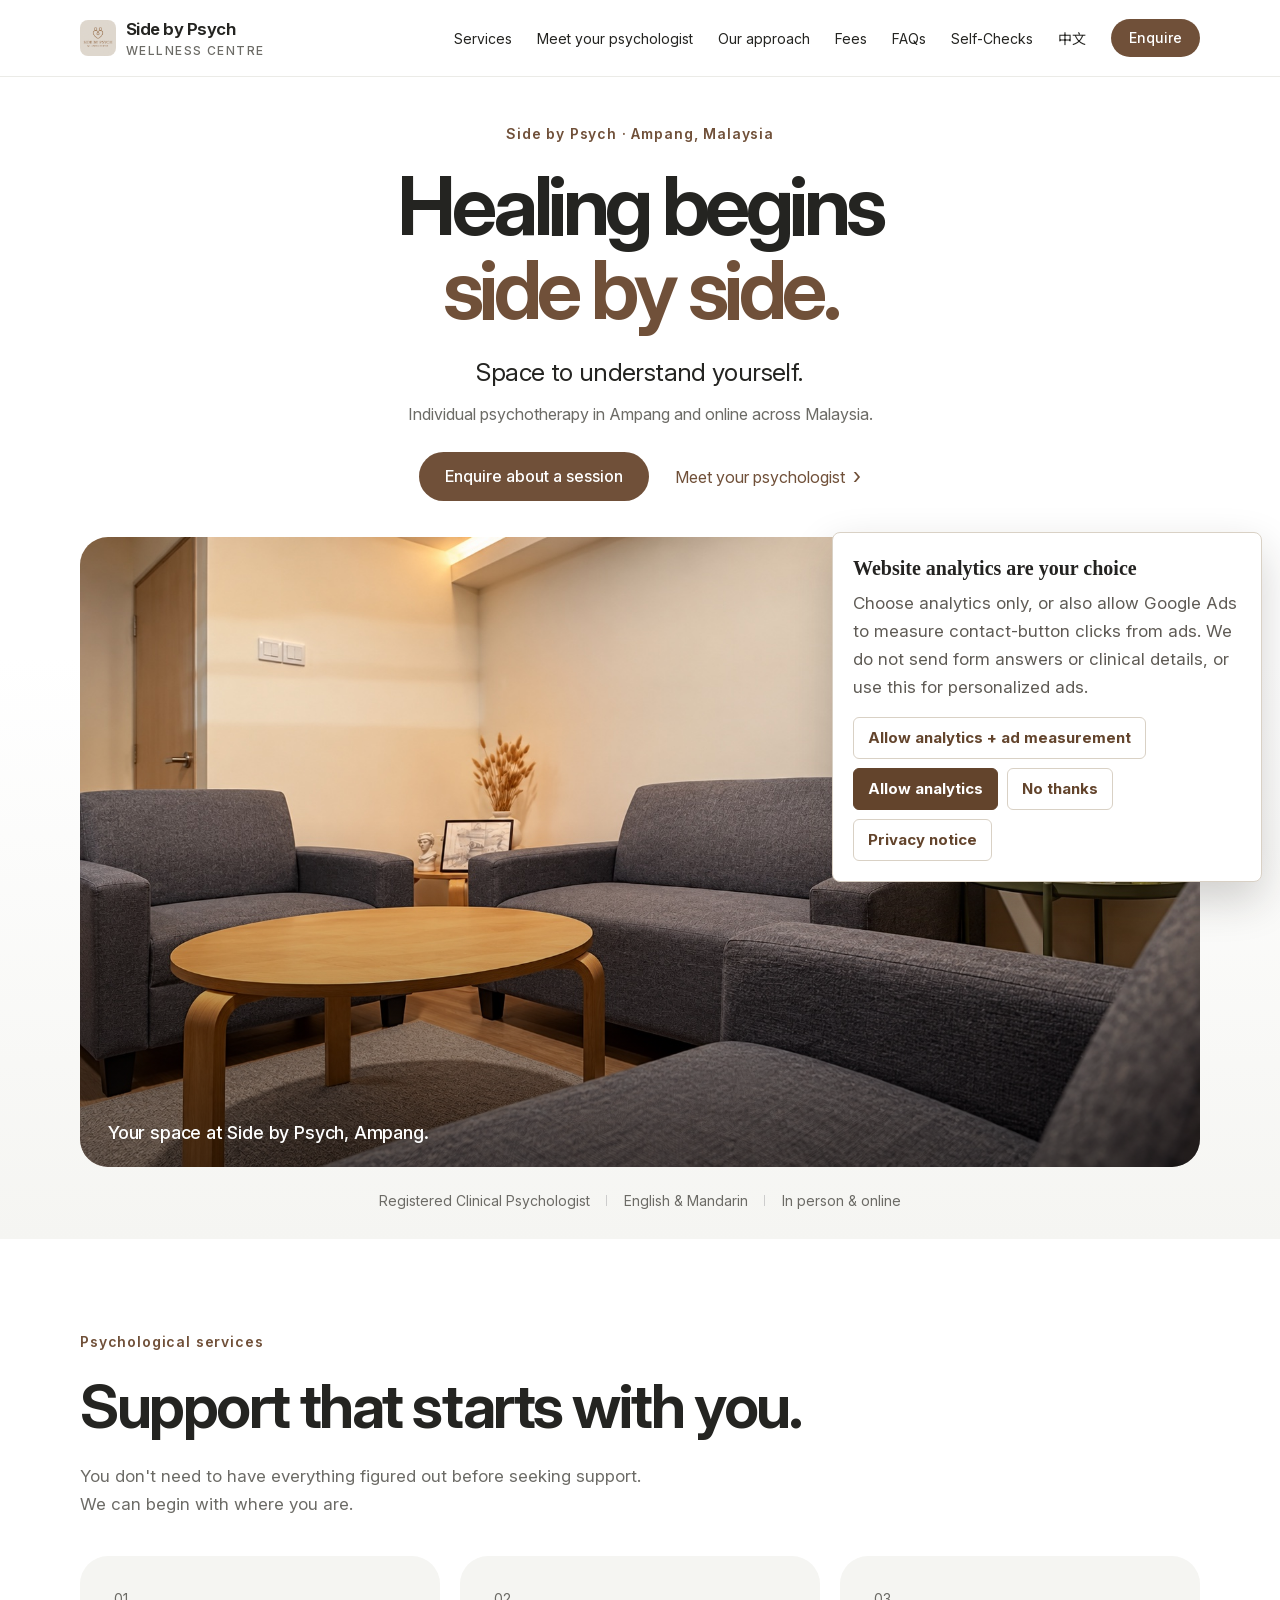
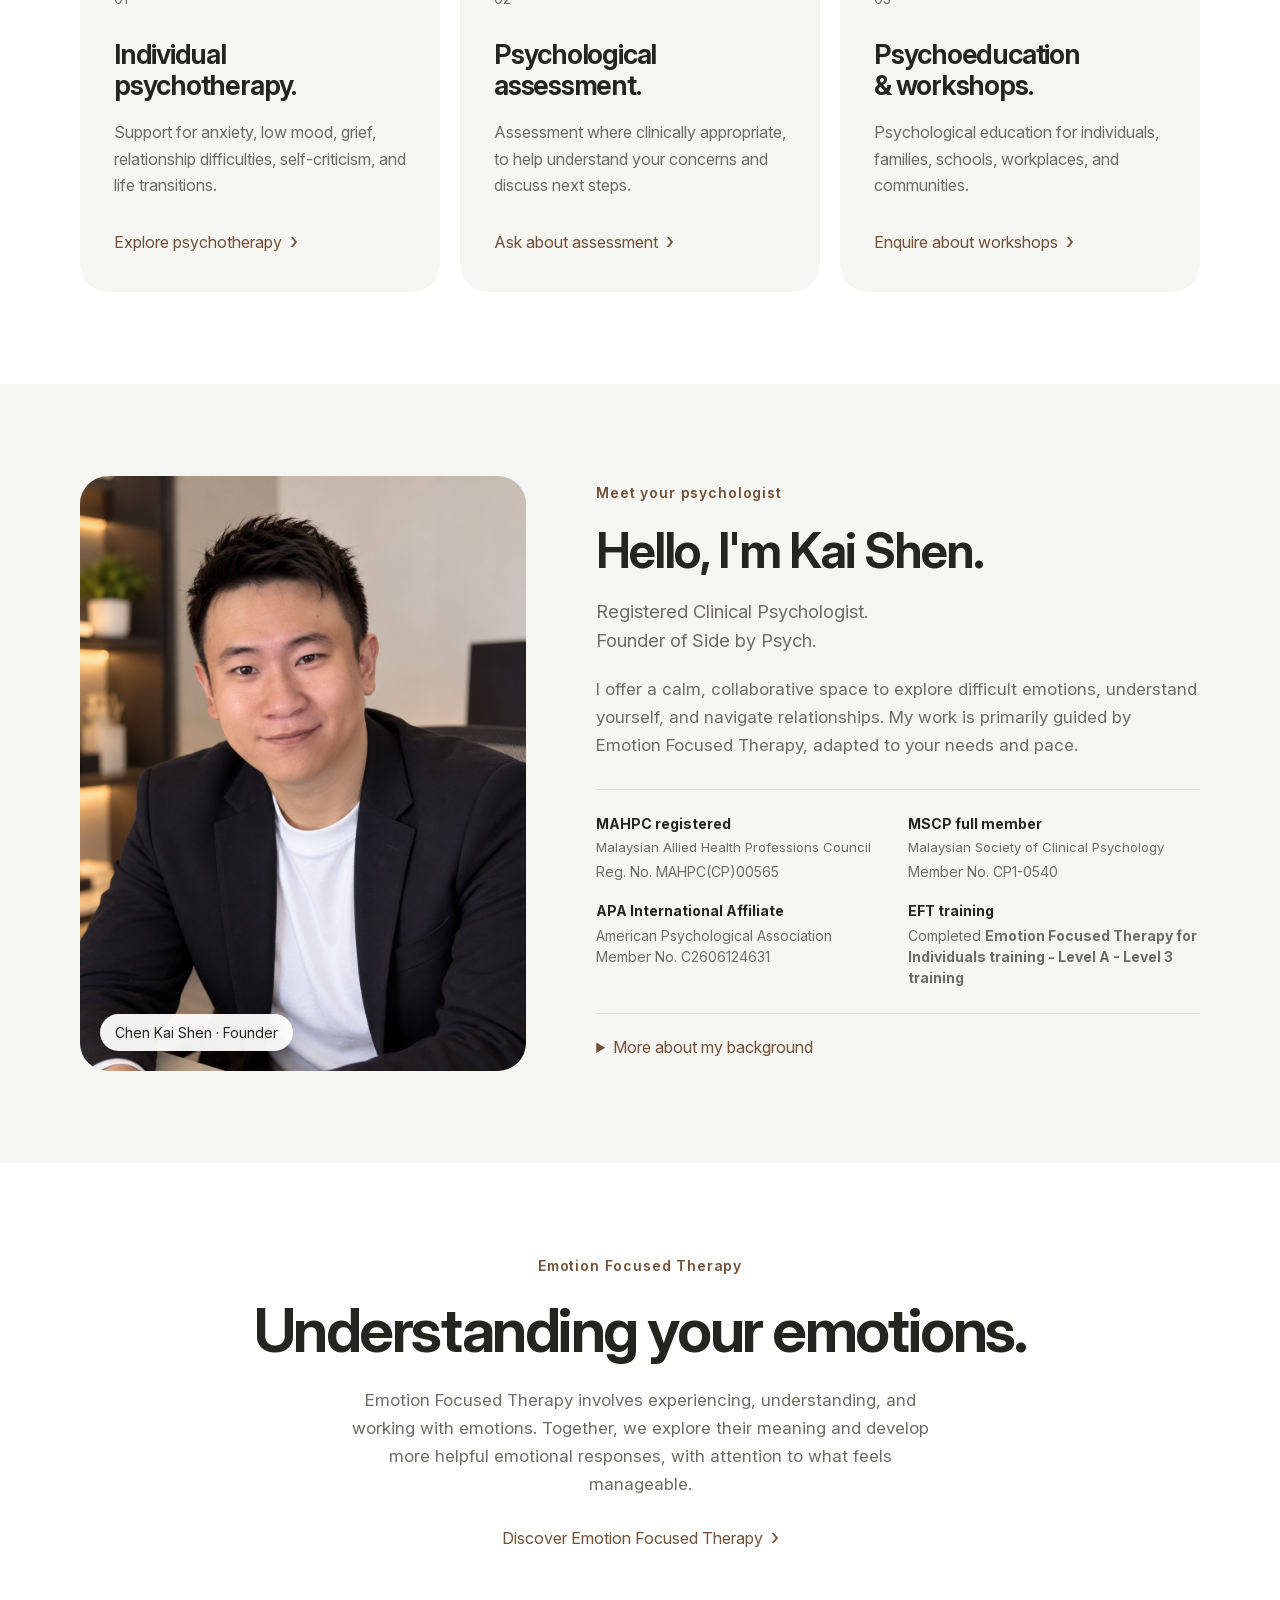
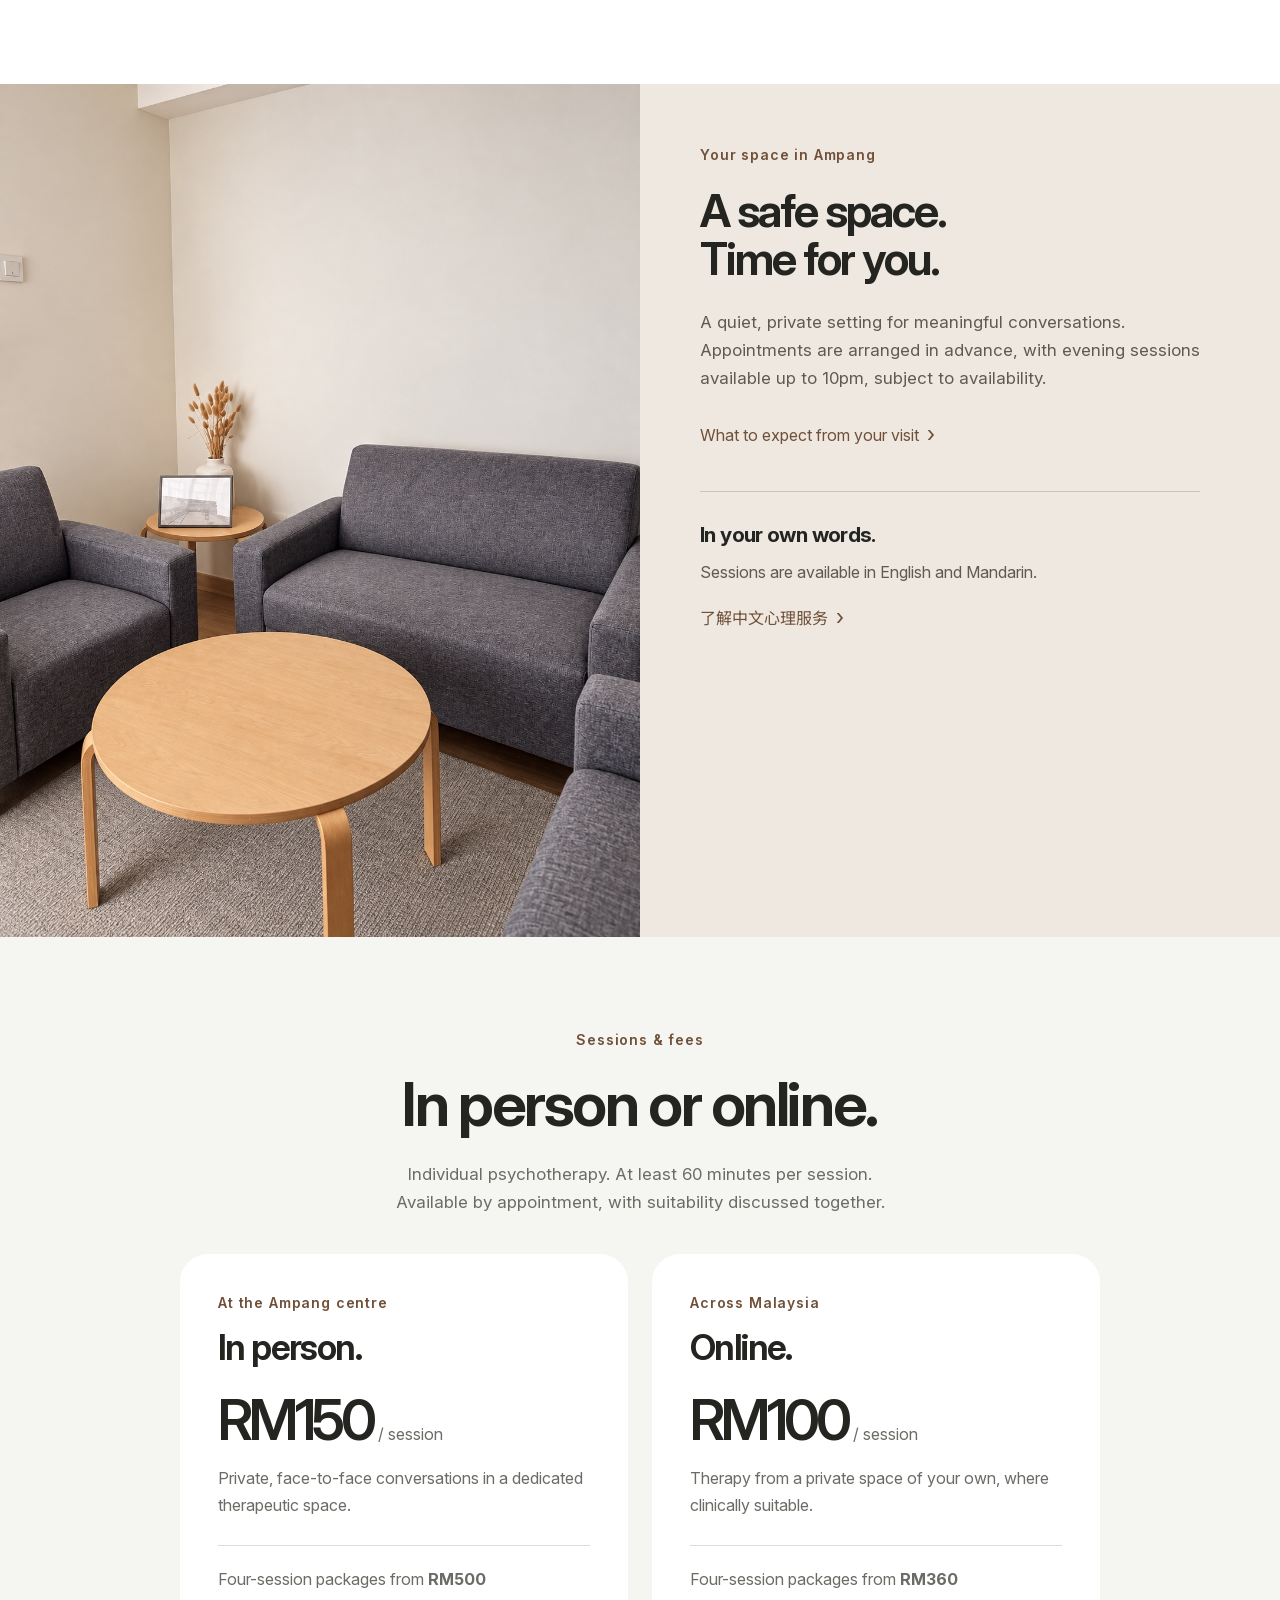
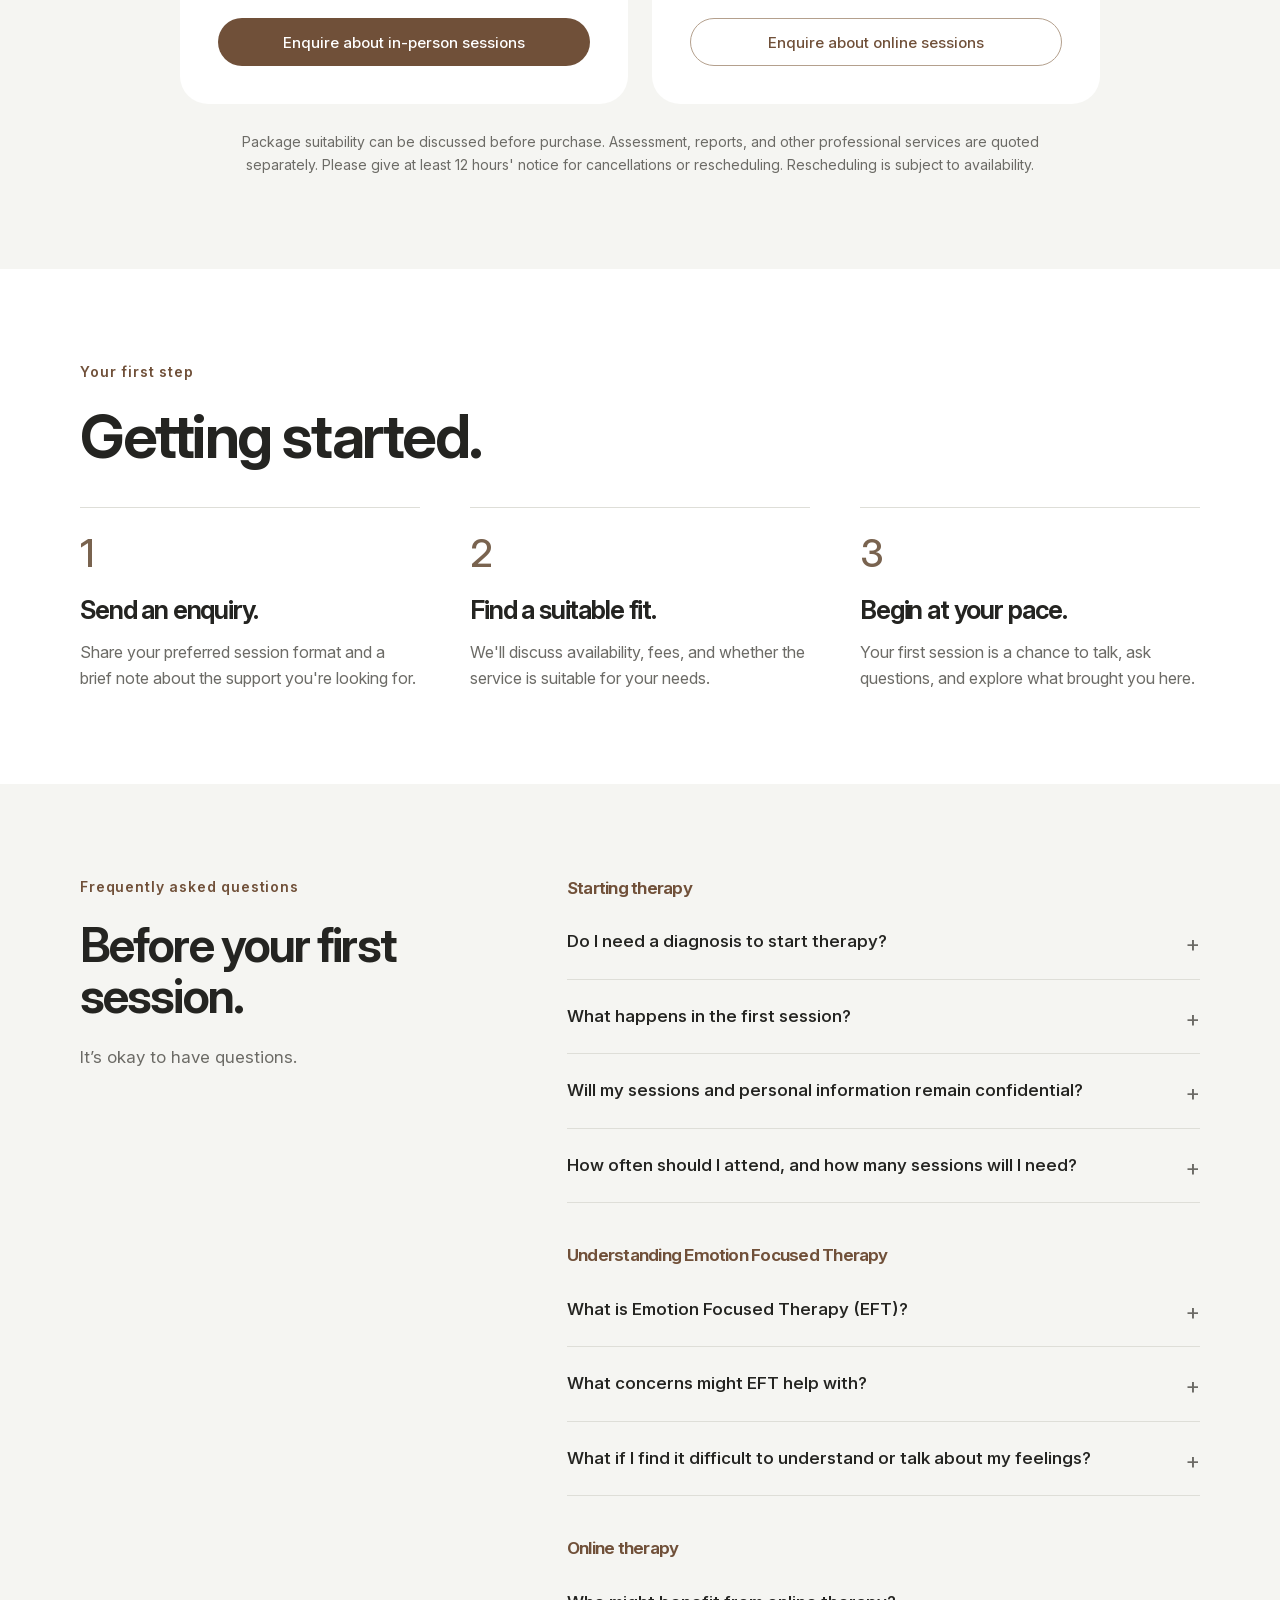
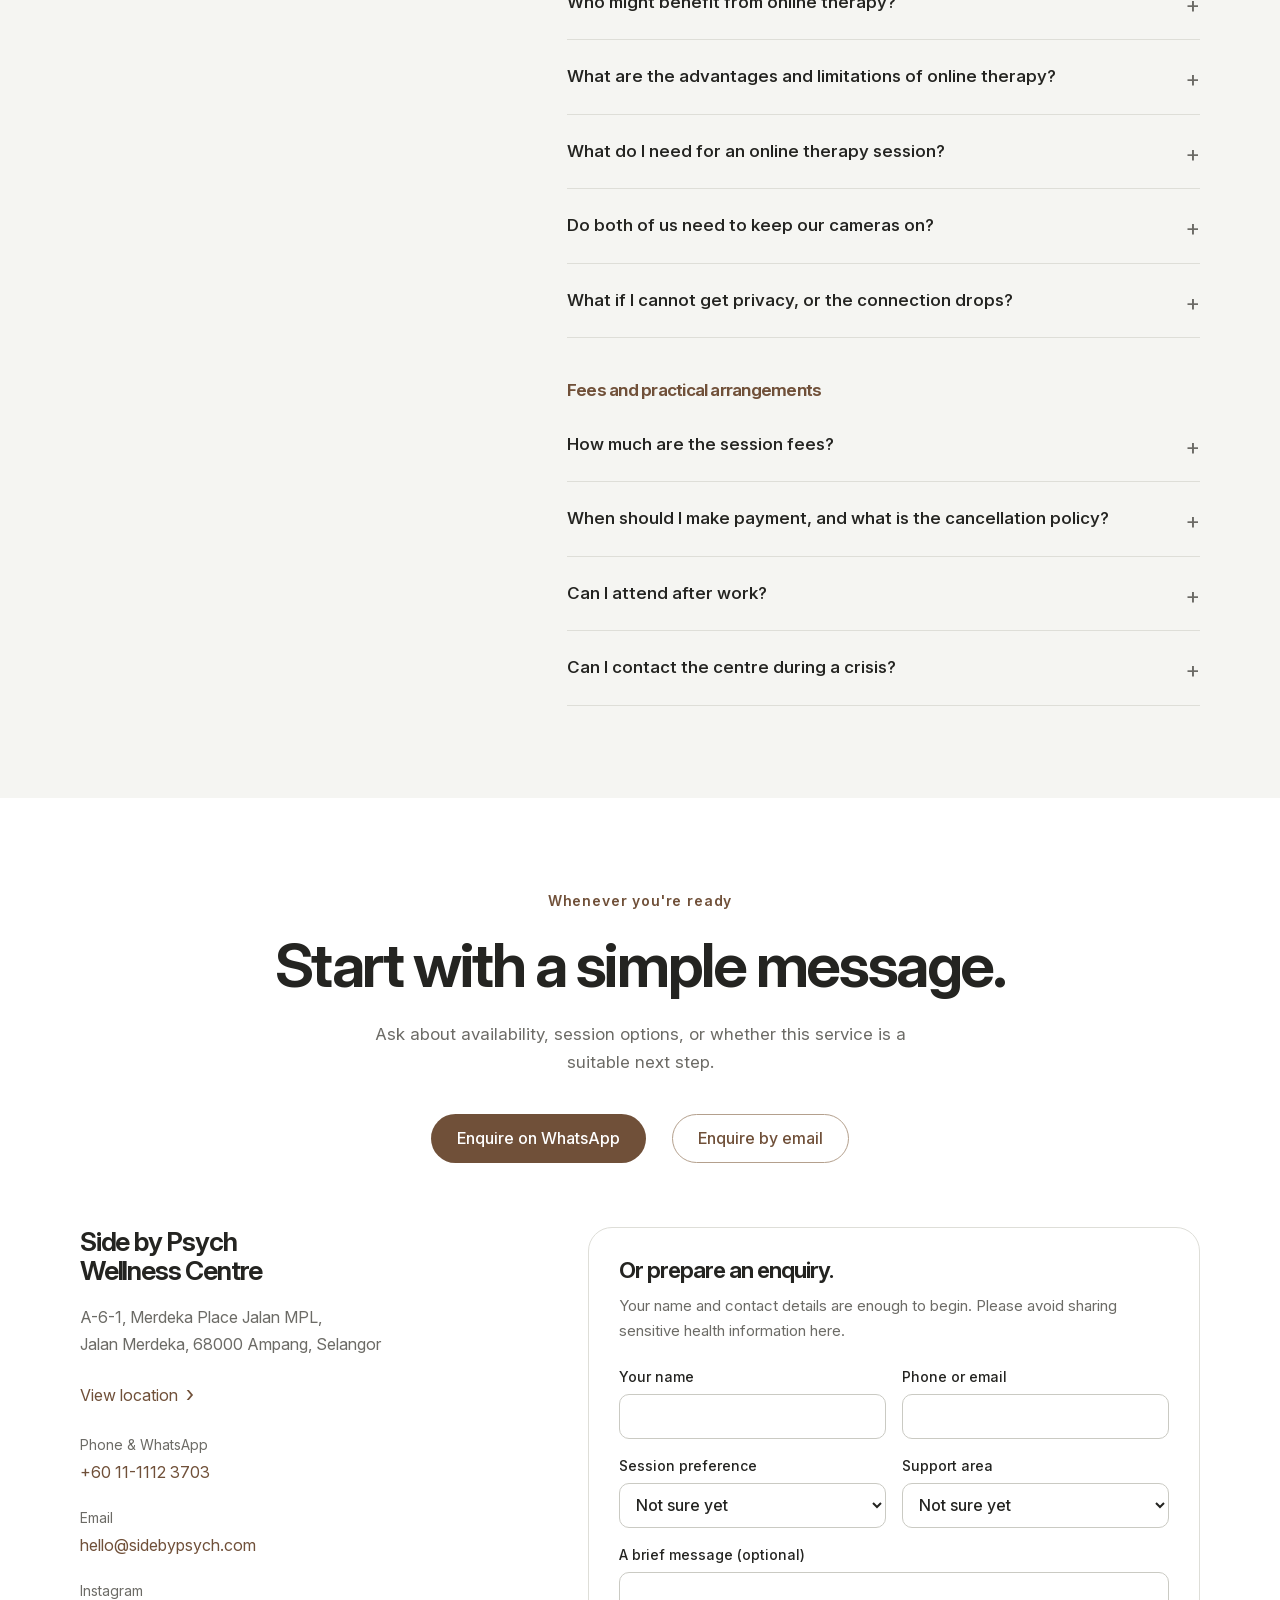
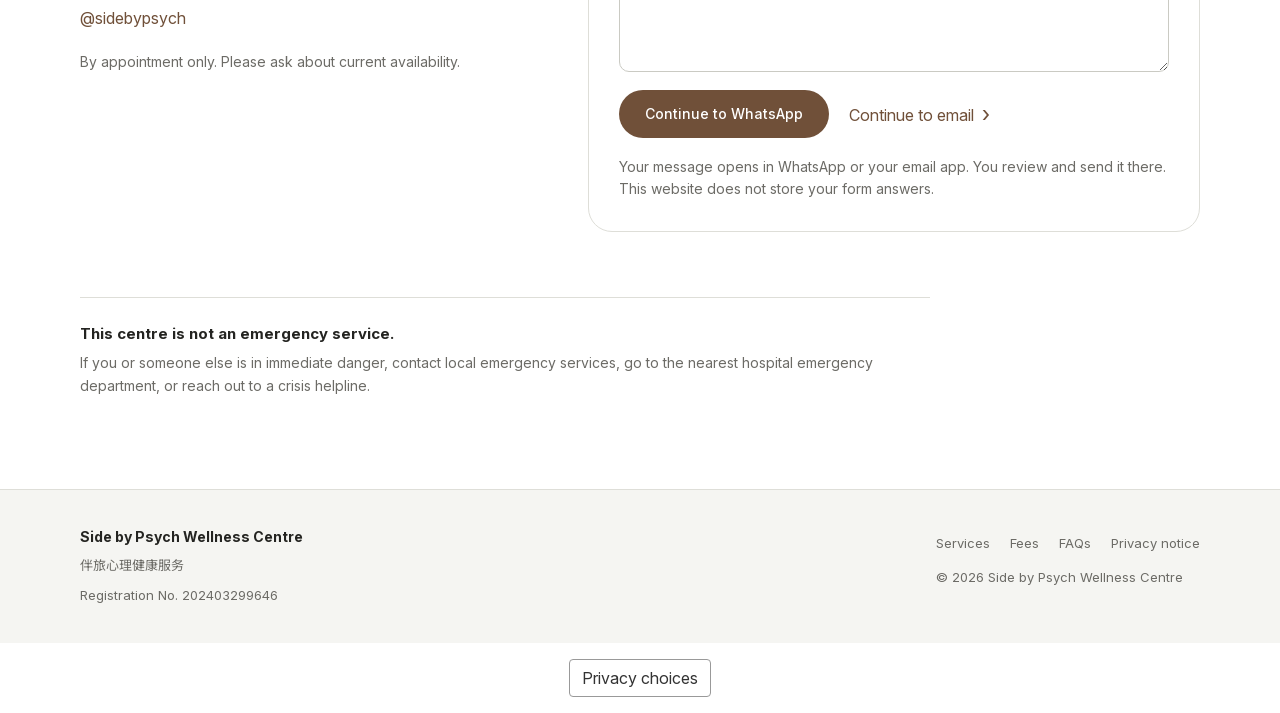
<file: index.html>
<!doctype html>
<html lang="en-MY">
<head>
  <meta charset="utf-8">
<meta http-equiv="Content-Security-Policy" content="default-src 'self'; script-src 'self' https://www.googletagmanager.com https://www.googleadservices.com https://www.google.com https://www.google.com.my 'sha256-jzYD+JJUlBJ9yIasP+3TKl64uFDsYnrHKbW20BiAsFY='; script-src-attr 'none'; style-src 'self' 'unsafe-inline'; img-src 'self' data: https://www.googletagmanager.com https://www.googleadservices.com https://www.google.com https://www.google.com.my https://*.google-analytics.com https://*.analytics.google.com https://*.g.doubleclick.net https://pagead2.googlesyndication.com https://ad.doubleclick.net; font-src 'self'; connect-src 'self' https://www.googletagmanager.com https://www.googleadservices.com https://www.google.com https://www.google.com.my https://*.google-analytics.com https://*.analytics.google.com https://*.g.doubleclick.net https://pagead2.googlesyndication.com https://ad.doubleclick.net; frame-src https://www.googletagmanager.com; object-src 'none'; base-uri 'none'; form-action 'none'">
<meta name="referrer" content="no-referrer"><meta name="viewport" content="width=device-width, initial-scale=1">
  <meta name="robots" content="index,follow,max-image-preview:large">
  <title>Clinical Psychologist in Ampang | Side by Psych</title>
  <meta name="description" content="Individual psychotherapy in Ampang and online across Malaysia. Healing begins side by side.">
  <link rel="icon" href="assets/favicon-32.png"><link rel="preload" href="assets/fonts/inter-variable.woff2" as="font" type="font/woff2" crossorigin><link rel="stylesheet" href="assets/fonts/brand-fonts.css?v=20261008-inter"><link rel="stylesheet" href="styles.css?v=20261108-security">
  <script src="site.js?v=20261108-security" defer></script><script src="assets/site-analytics.js?v=20261008" data-measurement-id="G-9S9P15LX9G" defer></script>
<link rel="canonical" href="https://sidebypsych.com/"><meta name="theme-color" content="#79634f"><meta property="og:type" content="website"><meta property="og:site_name" content="Side by Psych Wellness Centre"><meta property="og:title" content="Clinical Psychologist in Ampang | Side by Psych"><meta property="og:description" content="Individual psychotherapy in Ampang and online across Malaysia. Healing begins side by side."><meta property="og:url" content="https://sidebypsych.com/"><meta property="og:image" content="https://sidebypsych.com/assets/room-hero-20261023-angled-v2.jpg"><meta name="twitter:card" content="summary_large_image"><link rel="manifest" href="site.webmanifest"><link rel="alternate" hreflang="en-MY" href="https://sidebypsych.com/"><link rel="alternate" hreflang="zh-Hans-MY" href="https://sidebypsych.com/mandarin.html"><link rel="alternate" hreflang="x-default" href="https://sidebypsych.com/"><script type="application/ld+json">{"@context":"https://schema.org","@graph":[{"@type":"WebSite","@id":"https://sidebypsych.com/#website","url":"https://sidebypsych.com/","name":"Side by Psych Wellness Centre","alternateName":"伴旅心理健康服务","inLanguage":["en-MY","zh-Hans-MY"],"publisher":{"@id":"https://sidebypsych.com/#business"}},{"@type":"WebPage","@id":"https://sidebypsych.com/#webpage","url":"https://sidebypsych.com/","name":"Clinical Psychologist in Ampang | Side by Psych","description":"Registered Clinical Psychologist in Ampang offering individual psychotherapy and Emotion Focused Therapy for anxiety, depression and relationship issues.","inLanguage":"en-MY","dateModified":"2026-10-17","isPartOf":{"@id":"https://sidebypsych.com/#website"},"about":{"@id":"https://sidebypsych.com/#business"},"primaryImageOfPage":{"@type":"ImageObject","url":"https://sidebypsych.com/assets/room-hero-20261023-angled-v2.jpg"}},{"@type":"MedicalBusiness","@id":"https://sidebypsych.com/#business","name":"Side by Psych Wellness Centre","alternateName":"伴旅心理健康服务","url":"https://sidebypsych.com/","slogan":"Healing Begins Side by Side","sameAs":["https://www.instagram.com/sidebypsych/"],"hasMap":"https://www.google.com/maps/search/?api=1&query=A-6-1%2C%20Merdeka%20Place%20Jalan%20MPL%2C%20Jalan%20Merdeka%2C%2068000%20Ampang%2C%20Selangor","description":"Appointment-based psychotherapy and clinical psychology services in Ampang, Selangor, with Emotion Focused Therapy as the main therapeutic approach.","logo":"https://sidebypsych.com/assets/logo.jpg","image":["https://sidebypsych.com/assets/room-hero-20261023-angled-v2.jpg","https://sidebypsych.com/assets/room-wide.jpg","https://sidebypsych.com/assets/therapy-room.jpg"],"telephone":"+601111123703","email":"hello@sidebypsych.com","priceRange":"RM100–RM150 per individual session","currenciesAccepted":"MYR","medicalSpecialty":"Clinical Psychology","identifier":{"@type":"PropertyValue","propertyID":"Business Registration Number","value":"202403299646"},"address":{"@type":"PostalAddress","streetAddress":"A-6-1, Merdeka Place Jalan MPL, Jalan Merdeka","addressLocality":"Ampang","addressRegion":"Selangor","postalCode":"68000","addressCountry":"MY"},"areaServed":[{"@type":"City","name":"Ampang"},{"@type":"State","name":"Selangor"},{"@type":"City","name":"Kuala Lumpur"},{"@type":"Country","name":"Malaysia"}],"contactPoint":{"@type":"ContactPoint","telephone":"+601111123703","contactType":"appointments","availableLanguage":["English","Mandarin Chinese"]},"founder":{"@id":"https://sidebypsych.com/#kai-shen"},"hasOfferCatalog":{"@type":"OfferCatalog","name":"Psychotherapy and psychological services","itemListElement":[{"@type":"Offer","price":"150","priceCurrency":"MYR","itemOffered":{"@type":"Service","name":"Individual psychotherapy","description":"A psychotherapy session of at least 60 minutes with a Registered Clinical Psychologist."}},{"@type":"Offer","price":"500","priceCurrency":"MYR","itemOffered":{"@type":"Service","name":"Four-session individual psychotherapy package"}},{"@type":"Offer","price":"100","priceCurrency":"MYR","itemOffered":{"@type":"Service","name":"Online individual psychotherapy","description":"An online psychotherapy session of at least 60 minutes with a Registered Clinical Psychologist."}},{"@type":"Offer","price":"360","priceCurrency":"MYR","itemOffered":{"@type":"Service","name":"Four-session online psychotherapy package"}},{"@type":"Offer","itemOffered":{"@type":"Service","name":"Psychological assessment"}},{"@type":"Offer","itemOffered":{"@type":"Service","name":"Psychoeducation and workshops"}}]}},{"@type":"Person","@id":"https://sidebypsych.com/#kai-shen","name":"Chen Kai Shen","alternateName":"Kai Shen","url":"https://sidebypsych.com/#founder","image":"https://sidebypsych.com/assets/kai-shen-headshot.jpg","jobTitle":"Registered Clinical Psychologist and Founder","worksFor":{"@id":"https://sidebypsych.com/#business"},"knowsLanguage":["English","Mandarin Chinese"],"knowsAbout":["Emotion Focused Therapy","Acceptance and Commitment Therapy","Mindfulness","Creative expressive therapy","Psychotherapy","Psychological assessment"],"identifier":[{"@type":"PropertyValue","propertyID":"MAHPC Registration","value":"MAHPC(CP)00565"},{"@type":"PropertyValue","propertyID":"APA International Affiliate member number","value":"C2606124631"}],"memberOf":[{"@type":"Organization","name":"Malaysian Society of Clinical Psychology","identifier":"CP1-0540"},{"@type":"Organization","name":"American Psychological Association"}],"hasCredential":{"@type":"EducationalOccupationalCredential","name":"Completed Emotion Focused Therapy for Individuals training - Level A - Level 3 training"},"alumniOf":[{"@type":"CollegeOrUniversity","name":"University of Cyberjaya"},{"@type":"CollegeOrUniversity","name":"Universiti Tunku Abdul Rahman"}]}]}</script></head>
<body>
  <a class="skip-link" href="#main">Skip to content</a>
  
  <header class="site-header">
    <nav class="nav wrap" aria-label="Main navigation">
      <a class="brand" href="index.html" aria-label="Side by Psych home"><img src="assets/logo.jpg" width="36" height="36" alt=""><span>Side by Psych<span class="brand-sub">WELLNESS CENTRE</span></span></a>
      <button class="menu-toggle" aria-expanded="false" aria-controls="nav-links" type="button">Menu</button>
      <div class="nav-links" id="nav-links"><a href="#services">Services</a><a href="#founder">Meet your psychologist</a><a href="emotion-focused-therapy-malaysia.html">Our approach</a><a href="#fees">Fees</a><a href="#faq">FAQs</a><a href="/self-check/">Self-Checks</a><a class="language-link" href="mandarin.html" lang="zh-Hans">中文</a><a class="button button-small" href="#contact">Enquire</a></div>
    </nav>
  </header>
  <main id="main">
    <section class="hero" aria-labelledby="hero-title">
      <div class="wrap hero-copy"><p class="eyebrow">Side by Psych · Ampang, Malaysia</p><h1 id="hero-title">Healing begins <br><span>side by side.</span></h1><p class="hero-description">Space to understand yourself.</p><p class="hero-detail">Individual psychotherapy in Ampang and online across Malaysia.</p><div class="actions"><a class="button" href="#contact">Enquire about a session</a><a class="text-link" href="#founder">Meet your psychologist <span aria-hidden="true">›</span></a></div></div>
      <figure class="hero-photo wrap"><img src="assets/room-hero-20261023-angled-v2.jpg" width="1672" height="941" fetchpriority="high" alt="The private therapy room at Side by Psych Wellness Centre in Ampang"><figcaption>Your space at Side by Psych, Ampang.</figcaption></figure>
      <div class="trust-line wrap"><span>Registered Clinical Psychologist</span><span>English &amp; Mandarin</span><span>In person &amp; online</span></div>
    </section>
    <section class="section" id="services"><div class="wrap"><div class="section-heading"><p class="eyebrow">Psychological services</p><h2>Support that starts with you.</h2><p>You don't need to have everything figured out before seeking support. We can begin with where you are.</p></div><div class="service-grid">
<article class="service-card"><span class="service-number">01</span><h3>Individual <br>psychotherapy.</h3><p>Support for anxiety, low mood, grief, relationship difficulties, self-criticism, and life transitions.</p><a class="text-link" href="psychotherapy-ampang.html">Explore psychotherapy <span aria-hidden="true">›</span></a></article>
<article class="service-card"><span class="service-number">02</span><h3>Psychological <br>assessment.</h3><p>Assessment where clinically appropriate, to help understand your concerns and discuss next steps.</p><a class="text-link" href="#contact" data-enquiry-area="Psychological assessment">Ask about assessment <span aria-hidden="true">›</span></a></article>
<article class="service-card"><span class="service-number">03</span><h3>Psychoeducation <br>&amp; workshops.</h3><p>Psychological education for individuals, families, schools, workplaces, and communities.</p><a class="text-link" href="#contact" data-enquiry-area="Workshop or psychoeducation">Enquire about workshops <span aria-hidden="true">›</span></a></article>
</div></div></section>
<section class="section soft" id="founder"><div class="wrap founder-grid"><figure class="founder-photo"><img src="assets/kai-shen-office-portrait.jpg" width="1086" height="1448" loading="lazy" alt="Chen Kai Shen, founder and clinical psychologist at Side by Psych"><figcaption>Chen Kai Shen · Founder</figcaption></figure><div class="founder-copy"><p class="eyebrow">Meet your psychologist</p><h2>Hello, I'm Kai Shen.</h2><p class="intro">Registered Clinical Psychologist. <br>Founder of Side by Psych.</p><p>I offer a calm, collaborative space to explore difficult emotions, understand yourself, and navigate relationships. My work is primarily guided by Emotion Focused Therapy, adapted to your needs and pace.</p><div class="credentials"><div class="credential-with-organisation"><strong>MAHPC registered</strong><span class="credential-org">Malaysian Allied Health Professions Council</span><span class="credential-number">Reg. No. MAHPC(CP)00565</span></div><div class="credential-with-organisation"><strong>MSCP full member</strong><span class="credential-org">Malaysian Society of Clinical Psychology</span><span class="credential-number">Member No. CP1-0540</span></div><div><strong>APA International Affiliate</strong><span>American Psychological Association<br>Member No. C2606124631</span></div><div><strong>EFT training</strong><span>Completed <b>Emotion Focused Therapy for Individuals training - Level A - Level 3 training</b></span></div></div><details class="bio-details"><summary>More about my background</summary><div><p>My experience spans a private psychiatric clinic, schools, community and NGO settings, and private practice. At the psychiatric clinic, I worked alongside psychiatrists to support people experiencing depression, anxiety, psychosis, and suicidal distress. I have also worked with children and adolescents in school and community settings.</p><p>Having taught psychology at tertiary level and contributed to psychological research and publications, I value making psychology accessible and useful in everyday life.</p><p>My work is also informed by CBT, ACT, DBT, and mindfulness-based approaches, adapted to each client's needs.</p><p><strong>Education:</strong> Master of Clinical Psychology, University of Cyberjaya; Bachelor of Psychology (First Class Honours), Universiti Tunku Abdul Rahman.</p><p><strong>Languages:</strong> English and Mandarin, with conversational support in Cantonese where appropriate.</p></div></details></div></div></section>
<section class="section approach" id="approach"><div class="wrap"><div class="section-heading center"><p class="eyebrow">Emotion Focused Therapy</p><h2>Understanding your emotions.</h2><p>Emotion Focused Therapy involves experiencing, understanding, and working with emotions. Together, we explore their meaning and develop more helpful emotional responses, with attention to what feels manageable.</p><a class="text-link" href="emotion-focused-therapy-malaysia.html">Discover Emotion Focused Therapy <span aria-hidden="true">›</span></a></div></div></section>
<section class="space-section" id="space"><div class="space-photo"><img src="assets/room-seating-polished-20261023.jpg" width="1086" height="1448" loading="lazy" alt="Gray seating and a wooden table in the private Ampang therapy room"></div><div class="space-copy"><p class="eyebrow">Your space in Ampang</p><h2>A safe space. <br>Time for you.</h2><p>A quiet, private setting for meaningful conversations. Appointments are arranged in advance, with evening sessions available up to 10pm, subject to availability.</p><a class="text-link" href="psychotherapy-ampang.html">What to expect from your visit <span aria-hidden="true">›</span></a><div class="language-note"><strong>In your own words.</strong><p>Sessions are available in English and Mandarin.</p><a class="text-link" class="language-link" href="mandarin.html" lang="zh-Hans">了解中文心理服务 <span aria-hidden="true">›</span></a></div></div></section>
<section class="section soft" id="fees"><div class="wrap"><div class="section-heading center"><p class="eyebrow">Sessions &amp; fees</p><h2>In person or online.</h2><p>Individual psychotherapy. At least 60 minutes per session. <br>Available by appointment, with suitability discussed together.</p></div><div class="fee-grid"><article class="fee-card"><p class="eyebrow">At the Ampang centre</p><h3>In person.</h3><p class="price">RM150<span> / session</span></p><p>Private, face-to-face conversations in a dedicated therapeutic space.</p><div class="fee-divider"></div><p class="package">Four-session packages from <strong>RM500</strong></p><a class="button" href="#contact" data-enquiry-mode="In person">Enquire about in-person sessions</a></article><article class="fee-card"><p class="eyebrow">Across Malaysia</p><h3>Online.</h3><p class="price">RM100<span> / session</span></p><p>Therapy from a private space of your own, where clinically suitable.</p><div class="fee-divider"></div><p class="package">Four-session packages from <strong>RM360</strong></p><a class="button button-outline" href="#contact" data-enquiry-mode="Online">Enquire about online sessions</a></article></div><p class="fee-fineprint">Package suitability can be discussed before purchase. Assessment, reports, and other professional services are quoted separately. Please give at least 12 hours' notice for cancellations or rescheduling. Rescheduling is subject to availability.</p></div></section>
<section class="section" id="booking"><div class="wrap"><div class="section-heading"><p class="eyebrow">Your first step</p><h2>Getting started.</h2></div><ol class="booking-grid"><li><span class="step-index">1</span><h3>Send an enquiry.</h3><p>Share your preferred session format and a brief note about the support you're looking for.</p></li><li><span class="step-index">2</span><h3>Find a suitable fit.</h3><p>We'll discuss availability, fees, and whether the service is suitable for your needs.</p></li><li><span class="step-index">3</span><h3>Begin at your pace.</h3><p>Your first session is a chance to talk, ask questions, and explore what brought you here.</p></li></ol></div></section>
<section class="section soft" id="faq"><div class="wrap faq-grid"><div class="section-heading"><p class="eyebrow">Frequently asked questions</p><h2>Before your first session.</h2><p>It’s okay to have questions.</p></div><div class="faq-list">
<div class="faq-group" role="group" aria-labelledby="faq-group-starting">
<h3 class="faq-group-title" id="faq-group-starting">Starting therapy</h3>
<details class="faq-item" id="diagnosis"><summary>Do I need a diagnosis to start therapy?</summary><p>No. Many people come because they feel stuck, overwhelmed, self-critical, anxious, low, or unsure how to make sense of what they are feeling. You can also seek support to understand yourself and your relationships better.</p></details>
<details class="faq-item" id="first-session"><summary>What happens in the first session?</summary><p>The first session usually involves getting to know you, understanding what brings you to therapy, and discussing what you hope will change. Your psychologist will explain the approach, invite your questions, and begin exploring what matters most to you.</p><p>You don’t need to prepare a perfect explanation or tell your whole story at once.</p></details>
<details class="faq-item" id="confidentiality"><summary>Will my sessions and personal information remain confidential?</summary><p>Your privacy is an important part of our work. Information about your sessions is not routinely shared with family members, partners, employers, or others without your consent.</p><p>Confidentiality has ethical and legal limits, including certain serious safety concerns and legal requirements. Your psychologist will explain these limits and how your information is handled at the beginning of therapy. Where possible and appropriate, any necessary disclosure will be discussed with you.</p><p>You’re welcome to ask about privacy before booking or at any point during therapy.</p></details>
<details class="faq-item" id="therapy-frequency"><summary>How often should I attend, and how many sessions will I need?</summary><p>There is no single number that suits everyone. The frequency and length of therapy depend on your concerns, goals, circumstances, and progress. You and your psychologist can discuss an initial plan and review whether further sessions would be useful.</p><p>A four-session package is a payment option; it does not mean that therapy must be completed within four sessions.</p></details>
</div>
<div class="faq-group" role="group" aria-labelledby="faq-group-eft">
<h3 class="faq-group-title" id="faq-group-eft">Understanding Emotion Focused Therapy</h3>
<details class="faq-item" id="what-is-eft"><summary>What is Emotion Focused Therapy (EFT)?</summary><p>EFT helps you understand your emotions and work through feelings that leave you stuck. With your psychologist’s support, you explore what your feelings tell you about your needs and develop more helpful ways of responding to yourself and others.</p><p>The work can involve experiencing and exploring emotions, managing overwhelm, and developing new emotional responses within a collaborative therapeutic relationship.</p></details>
<details class="faq-item" id="eft-concerns"><summary>What concerns might EFT help with?</summary><p>EFT may help with depression, anxiety, difficulties following painful experiences, low self-esteem, inner conflict, and unresolved relationship feelings.</p><p>Whether it suits you depends on your needs, preferences, and current circumstances. Some situations call for other support before deeper emotional work.</p></details>
<details class="faq-item" id="talking-about-feelings"><summary>What if I find it difficult to understand or talk about my feelings?</summary><p>You do not need to arrive knowing exactly what you feel. Your psychologist can help you gradually explore your experiences and find words for them. You can also discuss any doubts about focusing on emotions.</p><p>If something feels difficult to share, you can say so, ask for a pause, or let your psychologist know that you are not ready to explore it.</p></details>
</div>
<div class="faq-group" role="group" aria-labelledby="faq-group-online">
<h3 class="faq-group-title" id="faq-group-online">Online therapy</h3>
<details class="faq-item" id="online-suitability"><summary>Who might benefit from online therapy?</summary><p>Online therapy may suit people who live far from a therapist, find travelling difficult, or feel more comfortable opening up from their own space. Some people with social anxiety may find video sessions less intimidating.</p><p>Suitability depends on your needs, preferences, and access to a private space.</p></details>
<details class="faq-item" id="online-benefits-limitations"><summary>What are the advantages and limitations of online therapy?</summary><p>Online sessions remove the need to travel and allow you to attend from familiar surroundings. However, some people find video sessions less personally connected, and technical problems or interruptions may affect the session.</p><p>You will need reliable internet and a quiet, private space. Some exercises require extra preparation, and in-person support may suit you better if staying emotionally connected during video sessions is difficult.</p></details>
<details class="faq-item" id="online-session-setup"><summary>What do I need for an online therapy session?</summary><p>A little preparation helps you focus on the conversation:</p><ul class="online-session-checklist"><li>A safe, quiet, private space where you can speak without interruptions or being overheard. Ask others not to enter, and keep your screen out of view.</li><li>A stable, private internet connection. Avoid public Wi-Fi.</li><li>A charged computer, tablet, or phone with a working camera, microphone, and speakers or headphones. Test them before the session and keep your device steady.</li><li>Comfortable seating, clear lighting on your face, and notifications silenced.</li></ul><p>Your psychologist also needs a private, quiet space. Headphones can help with privacy and sound quality, but cannot stop others hearing your own voice.</p></details>
<details class="faq-item" id="online-session-cameras"><summary>Do both of us need to keep our cameras on?</summary><p>Yes. At Side by Psych, both the client and psychologist keep their cameras on during online sessions so we can see each other clearly.</p><p>Position your camera so your face is visible, with light in front of you rather than a bright window behind you.</p><p>If using a camera is difficult or raises concerns for you, please discuss this before your appointment so we can consider a suitable arrangement.</p></details>
<details class="faq-item" id="online-session-privacy"><summary>What if I cannot get privacy, or the connection drops?</summary><p>Please tell us before your appointment if you may be interrupted, overheard, or unable to use video reliably. We can discuss whether a different time, a more private location, or an in-person session would be more suitable.</p><p>Agree a backup contact method with your psychologist before starting. If someone enters the room or you feel privacy is lost, pause the conversation and let your psychologist know. If the call drops, use the agreed contact method to decide the next step.</p></details>
</div>
<div class="faq-group" role="group" aria-labelledby="faq-group-practical">
<h3 class="faq-group-title" id="faq-group-practical">Fees and practical arrangements</h3>
<details class="faq-item" id="session-fees"><summary>How much are the session fees?</summary><p>We aim to keep therapy affordable, with clear, upfront fees:</p><ul class="faq-answer-list"><li><strong>In-person individual psychotherapy:</strong> RM150 per session.</li><li><strong>Online individual psychotherapy:</strong> RM100 per session.</li></ul><p><strong>Your first session includes intake and usually lasts 90 minutes or longer, at the same session price.</strong> There is no separate intake fee or extra charge for the additional time.</p><p>Follow-up sessions last at least 60 minutes. Four-session packages start at RM500 in person and RM360 online.</p><p>Separate psychological assessments, reports, and other professional services are quoted in advance, so you can understand the costs before deciding to proceed.</p></details>
<details class="faq-item" id="payment-cancellation"><summary>When should I make payment, and what is the cancellation policy?</summary><p>Please make payment directly to Side by Psych Wellness Centre and send your payment receipt via WhatsApp to <a href="https://wa.me/601111123703" target="_blank" rel="noopener noreferrer"><strong>+60 11-1112 3703</strong></a> at least <strong>24 hours before your appointment</strong>.</p><p>If you need to cancel, please let us know at least <strong>12 hours in advance</strong>. Cancellations made with less than 12 hours’ notice will be charged the <strong>full session fee</strong>.</p><p>For prepaid packages, a cancellation with less than 12 hours’ notice counts as one used session, with no additional cancellation fee.</p></details>
<details class="faq-item" id="evening-appointments"><summary>Can I attend after work?</summary><p>Face-to-face appointments at the Ampang centre are available daily up to 10pm, subject to availability. All sessions require an appointment. Please contact us to discuss a suitable time.</p></details>
<details class="faq-item" id="crisis-support"><summary>Can I contact the centre during a crisis?</summary><p>The centre is not an emergency service. If you or someone else is in immediate danger, contact local emergency services, go to the nearest hospital emergency department, or reach out to a crisis helpline.</p></details>
</div>
</div></div></section>
<section class="section contact-section" id="contact"><div class="wrap"><div class="section-heading center"><p class="eyebrow">Whenever you're ready</p><h2>Start with a simple message.</h2><p>Ask about availability, session options, or whether this service is a suitable next step.</p></div><div class="actions"><a class="button" href="https://wa.me/601111123703" target="_blank" rel="noopener noreferrer">Enquire on WhatsApp</a><a class="button button-outline" href="mailto:hello@sidebypsych.com">Enquire by email</a></div><div class="contact-grid"><div class="contact-info"><h3>Side by Psych <br>Wellness Centre</h3><p>A-6-1, Merdeka Place Jalan MPL, <br>Jalan Merdeka, 68000 Ampang, Selangor</p><a class="text-link plain-button" href="https://www.google.com/maps/search/?api=1&amp;query=A-6-1%2C%20Merdeka%20Place%20Jalan%20MPL%2C%20Jalan%20Merdeka%2C%2068000%20Ampang%2C%20Selangor" target="_blank" rel="noopener noreferrer">View location <span aria-hidden="true">›</span></a><div class="contact-line"><span>Phone &amp; WhatsApp</span><a class="plain-button" href="tel:+601111123703">+60 11-1112 3703</a></div><div class="contact-line"><span>Email</span><a class="plain-button" href="mailto:hello@sidebypsych.com">hello@sidebypsych.com</a></div><div class="contact-line"><span>Instagram</span><a class="plain-button" href="https://www.instagram.com/sidebypsych/" target="_blank" rel="noopener noreferrer">@sidebypsych</a></div><p class="contact-small">By appointment only. Please ask about current availability.</p></div><form id="enquiry-form" class="enquiry-form"><h3>Or prepare an enquiry.</h3><p>Your name and contact details are enough to begin. Please avoid sharing sensitive health information here.</p><p id="enquiry-selection-status" role="status" class="form-note" hidden></p><p id="enquiry-unavailable" class="form-note" role="status">If this form is unavailable, please use the WhatsApp or email links above to contact us.</p><fieldset id="enquiry-fields" disabled><div class="form-row"><label>Your name<input name="name" autocomplete="name" required maxlength="100"></label><label>Phone or email<input name="contact" autocomplete="off" required maxlength="150"></label></div><div class="form-row"><label>Session preference<select name="mode"><option>In person</option><option>Online</option><option selected>Not sure yet</option></select></label><label>Support area<select name="area"><option>Individual psychotherapy</option><option>Anxiety or depression support</option><option>Relationship issues</option><option>Psychological assessment</option><option>Workshop or psychoeducation</option><option selected>Not sure yet</option></select></label></div><label>A brief message (optional)<textarea name="message" rows="3" maxlength="1500"></textarea></label><div class="form-actions"><button class="button" type="submit" name="channel" value="whatsapp">Continue to WhatsApp</button><button class="text-link plain-button" type="submit" name="channel" value="email">Continue to email <span aria-hidden="true">›</span></button></div></fieldset><p class="form-note">Your message opens in WhatsApp or your email app. You review and send it there. This website does not store your form answers.</p></form></div><div class="crisis-note"><strong>This centre is not an emergency service.</strong><p>If you or someone else is in immediate danger, contact local emergency services, go to the nearest hospital emergency department, or reach out to a crisis helpline.</p></div></div></section>

  </main>
  <footer class="site-footer"><div class="wrap footer-inner"><div><strong>Side by Psych Wellness Centre</strong><p>伴旅心理健康服务</p><p>Registration No. 202403299646</p></div><div><nav class="footer-links" aria-label="Footer"><a href="#services">Services</a><a href="#fees">Fees</a><a href="#faq">FAQs</a><a href="privacy.html">Privacy notice</a></nav><p>© <span id="year">2026</span> Side by Psych Wellness Centre</p></div></div></footer>

</body>
</html>
</file>
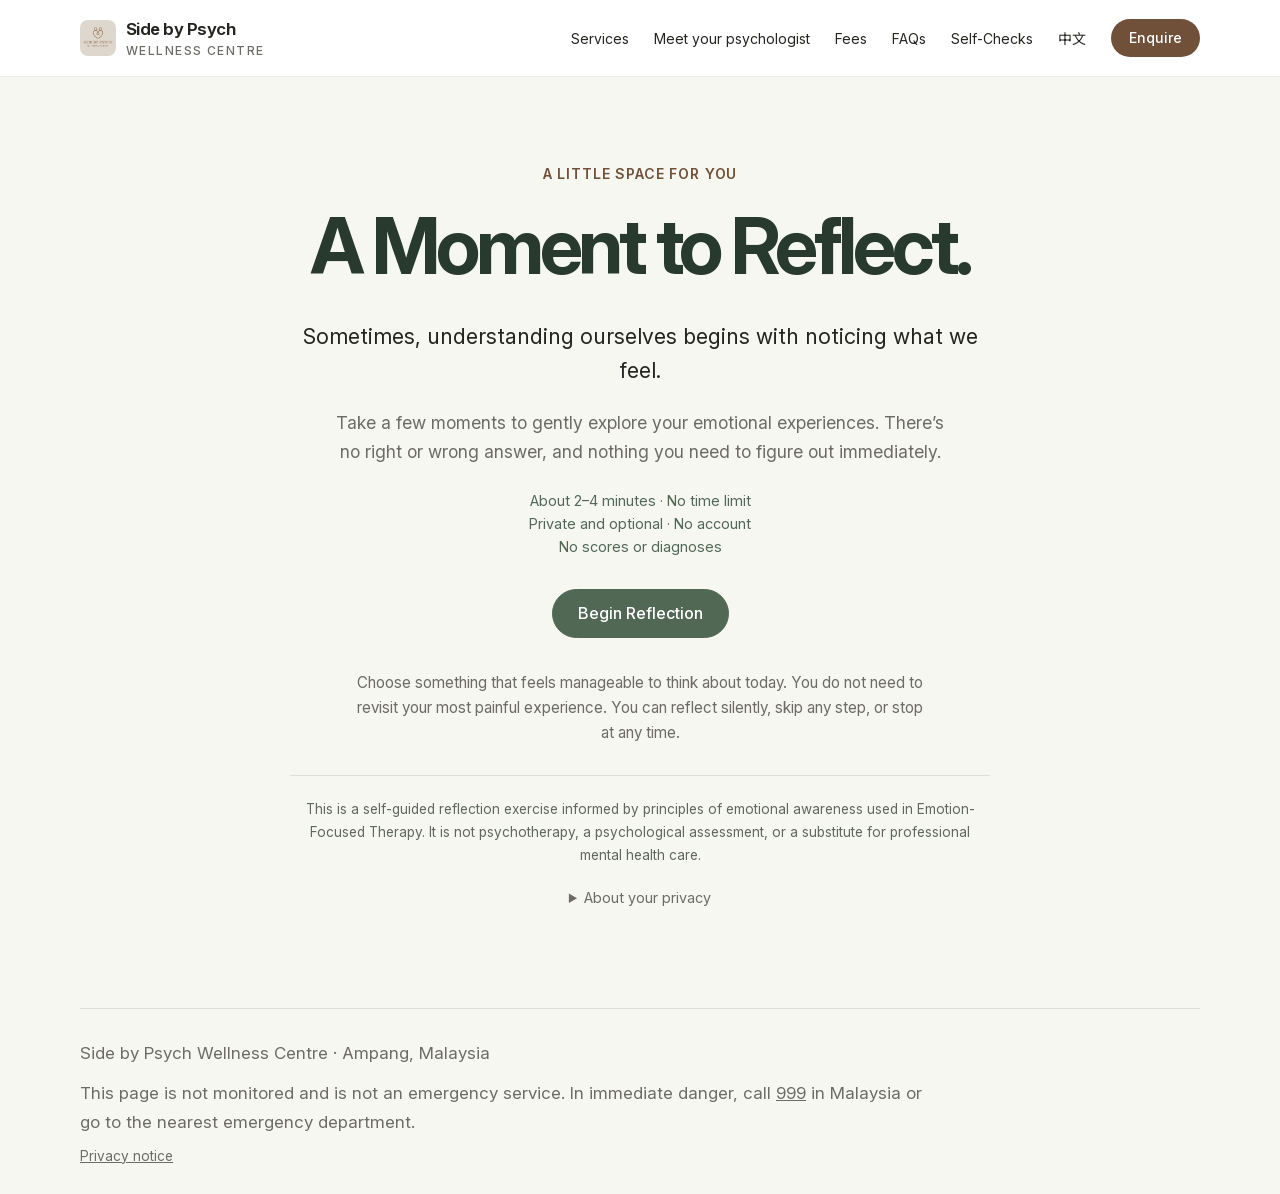
<file: reflect/index.html>
<!doctype html><html lang="en-MY"><head><meta charset="utf-8"><meta name="viewport" content="width=device-width,initial-scale=1"><title>A Moment to Reflect | Side by Psych</title><meta name="description" content="A gentle, optional space to notice your feelings, explore what matters, and consider what you might need. No scores or diagnoses."><meta name="referrer" content="no-referrer"><meta http-equiv="Content-Security-Policy" content="default-src 'self'; script-src 'self'; style-src 'self'; img-src 'self'; font-src 'self'; connect-src 'none'; form-action 'none'; object-src 'none'; base-uri 'none'"><link rel="canonical" href="https://sidebypsych.com/reflect/"><link rel="alternate" hreflang="en-MY" href="https://sidebypsych.com/reflect/"><link rel="alternate" hreflang="zh-Hans-MY" href="https://sidebypsych.com/reflect/mandarin.html"><meta name="theme-color" content="#f5f5f2"><link rel="icon" href="../assets/favicon-32.png"><link rel="stylesheet" href="../assets/fonts/brand-fonts.css"><link rel="stylesheet" href="../styles.css"><link rel="stylesheet" href="reflect.css"><script src="../site.js" defer></script><script type="module" src="app.mjs"></script></head><body>
<a class="skip-link" href="#main">Skip to content</a><header class="site-header"><nav class="nav wrap" aria-label="Main navigation"><a class="brand" href="../index.html" aria-label="Side by Psych home"><img src="../assets/logo.jpg" width="36" height="36" alt=""><span>Side by Psych<span class="brand-sub">WELLNESS CENTRE</span></span></a><button class="menu-toggle" aria-expanded="false" aria-controls="nav-links" type="button">Menu</button><div class="nav-links" id="nav-links"><a href="../index.html#services">Services</a><a href="../index.html#founder">Meet your psychologist</a><a href="../index.html#fees">Fees</a><a href="../index.html#faq">FAQs</a><a href="../self-check/">Self-Checks</a><a href="mandarin.html" lang="zh-Hans">中文</a><a class="button button-small" href="../index.html#contact">Enquire</a></div></nav></header>
<main id="main" class="wrap"><div id="reflection"></div><noscript><h1>A Moment to Reflect | Side by Psych</h1><p>Please enable JavaScript for the interactive exercise. You can also reflect silently: What am I feeling? What matters to me? What might I need?</p></noscript></main>
<footer class="r-footer wrap"><p>Side by Psych Wellness Centre · Ampang, Malaysia</p><p>This page is not monitored and is not an emergency service. In immediate danger, call <a href="tel:999">999</a> in Malaysia or go to the nearest emergency department.</p><a href="../privacy.html">Privacy notice</a></footer></body></html>
</file>
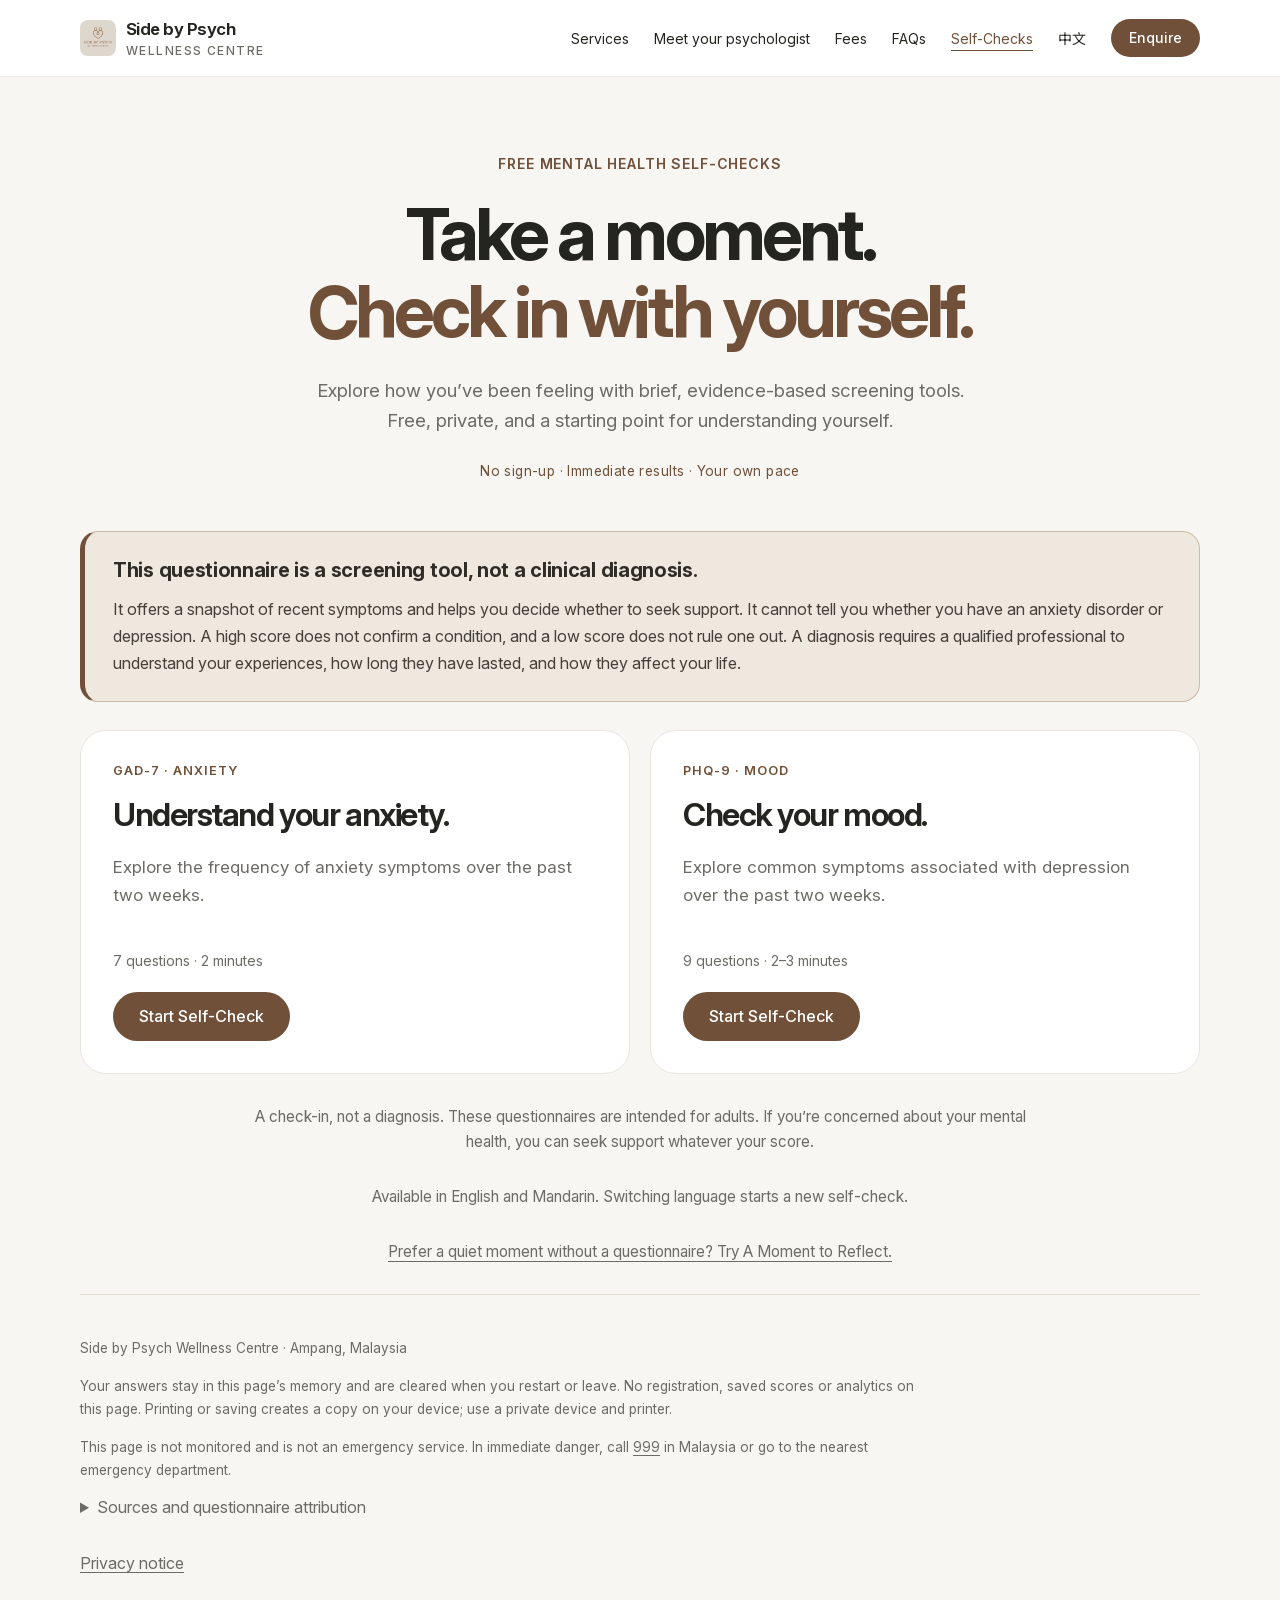
<file: self-check/index.html>
<!doctype html><html lang="en-MY"><head><meta charset="utf-8"><meta name="viewport" content="width=device-width,initial-scale=1"><title>Free Mental Health Self-Checks | Side by Psych</title><meta name="description" content="Free, private GAD-7 anxiety and PHQ-9 mood self-checks. Get an immediate score in your browser. Screening tools, not diagnoses."><meta name="referrer" content="no-referrer"><meta http-equiv="Content-Security-Policy" content="default-src 'self'; script-src 'self'; style-src 'self'; img-src 'self'; font-src 'self'; connect-src 'none'; form-action 'none'; object-src 'none'; base-uri 'none'"><link rel="canonical" href="https://sidebypsych.com/self-check/"><link rel="alternate" hreflang="en-MY" href="https://sidebypsych.com/self-check/"><link rel="alternate" hreflang="zh-Hans-MY" href="https://sidebypsych.com/self-check/mandarin.html"><meta name="theme-color" content="#f5f5f2"><link rel="icon" href="../assets/favicon-32.png"><link rel="stylesheet" href="../assets/fonts/brand-fonts.css"><link rel="stylesheet" href="../styles.css"><link rel="stylesheet" href="self-check.css?v=20261030-reflect"><script src="../site.js" defer></script><script type="module" src="app.mjs?v=20261030-reflect"></script></head><body>
<a class="skip-link" href="#main">Skip to content</a><header class="site-header"><nav class="nav wrap" aria-label="Main navigation"><a class="brand" href="../index.html" aria-label="Side by Psych home"><img src="../assets/logo.jpg" width="36" height="36" alt=""><span>Side by Psych<span class="brand-sub">WELLNESS CENTRE</span></span></a><button class="menu-toggle" aria-expanded="false" aria-controls="nav-links" type="button">Menu</button><div class="nav-links" id="nav-links"><a href="../index.html#services">Services</a><a href="../index.html#founder">Meet your psychologist</a><a href="../index.html#fees">Fees</a><a href="../index.html#faq">FAQs</a><a href="./" aria-current="page">Self-Checks</a><a href="mandarin.html" lang="zh-Hans">中文</a><a class="button button-small" href="../index.html#contact">Enquire</a></div></nav></header>
<main id="main" class="wrap"><div id="app"></div><noscript><h1>Free mental health self-checks</h1><p>Please enable JavaScript to complete these private, in-browser questionnaires. You can also <a href="../index.html#contact">contact the centre</a> for support.</p></noscript></main>
<footer class="sc-footer wrap"><p>Side by Psych Wellness Centre · Ampang, Malaysia</p><p>Your answers stay in this page’s memory and are cleared when you restart or leave. No registration, saved scores or analytics on this page. Printing or saving creates a copy on your device; use a private device and printer.</p><p>This page is not monitored and is not an emergency service. In immediate danger, call <a href="tel:999">999</a> in Malaysia or go to the nearest emergency department.</p><details><summary>Sources and questionnaire attribution</summary><p>GAD-7 and PHQ-9 developed by Drs. Robert L. Spitzer, Janet B.W. Williams, Kurt Kroenke and colleagues, with an educational grant from Pfizer Inc. No permission required to reproduce, translate, display or distribute.</p><p><a href="https://aims.uw.edu/sites/default/files/GAD-7_English_0.pdf" target="_blank" rel="noopener noreferrer">GAD-7 source form</a> · <a href="https://manual.jointcommission.org/pub/BHCInstruments/RomInstr00054/instructions_PHQ.pdf" target="_blank" rel="noopener noreferrer">PHQ / GAD-7 instrument manual and scoring</a></p><p>These self-checks use the scored symptom items, without the separate, unscored functioning question. They do not produce a diagnosis.</p></details><a href="../privacy.html">Privacy notice</a></footer></body></html>
</file>
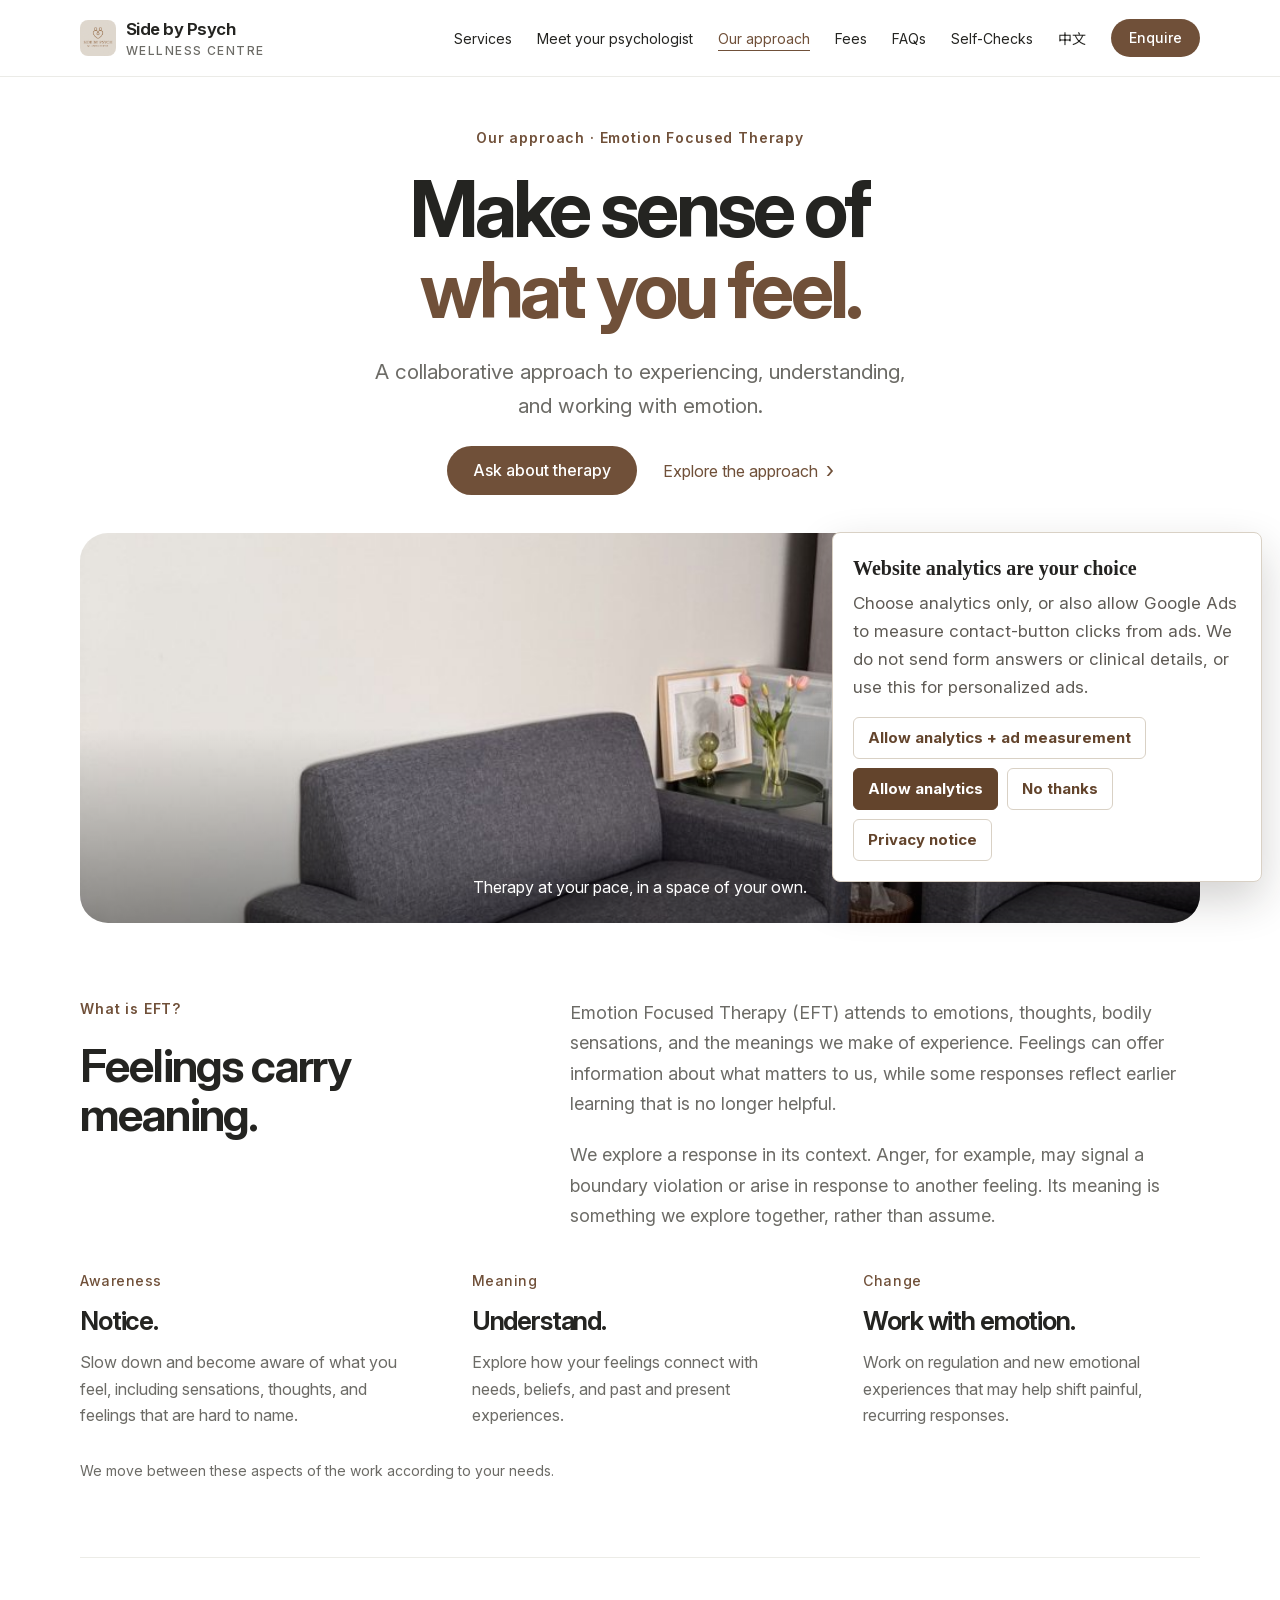
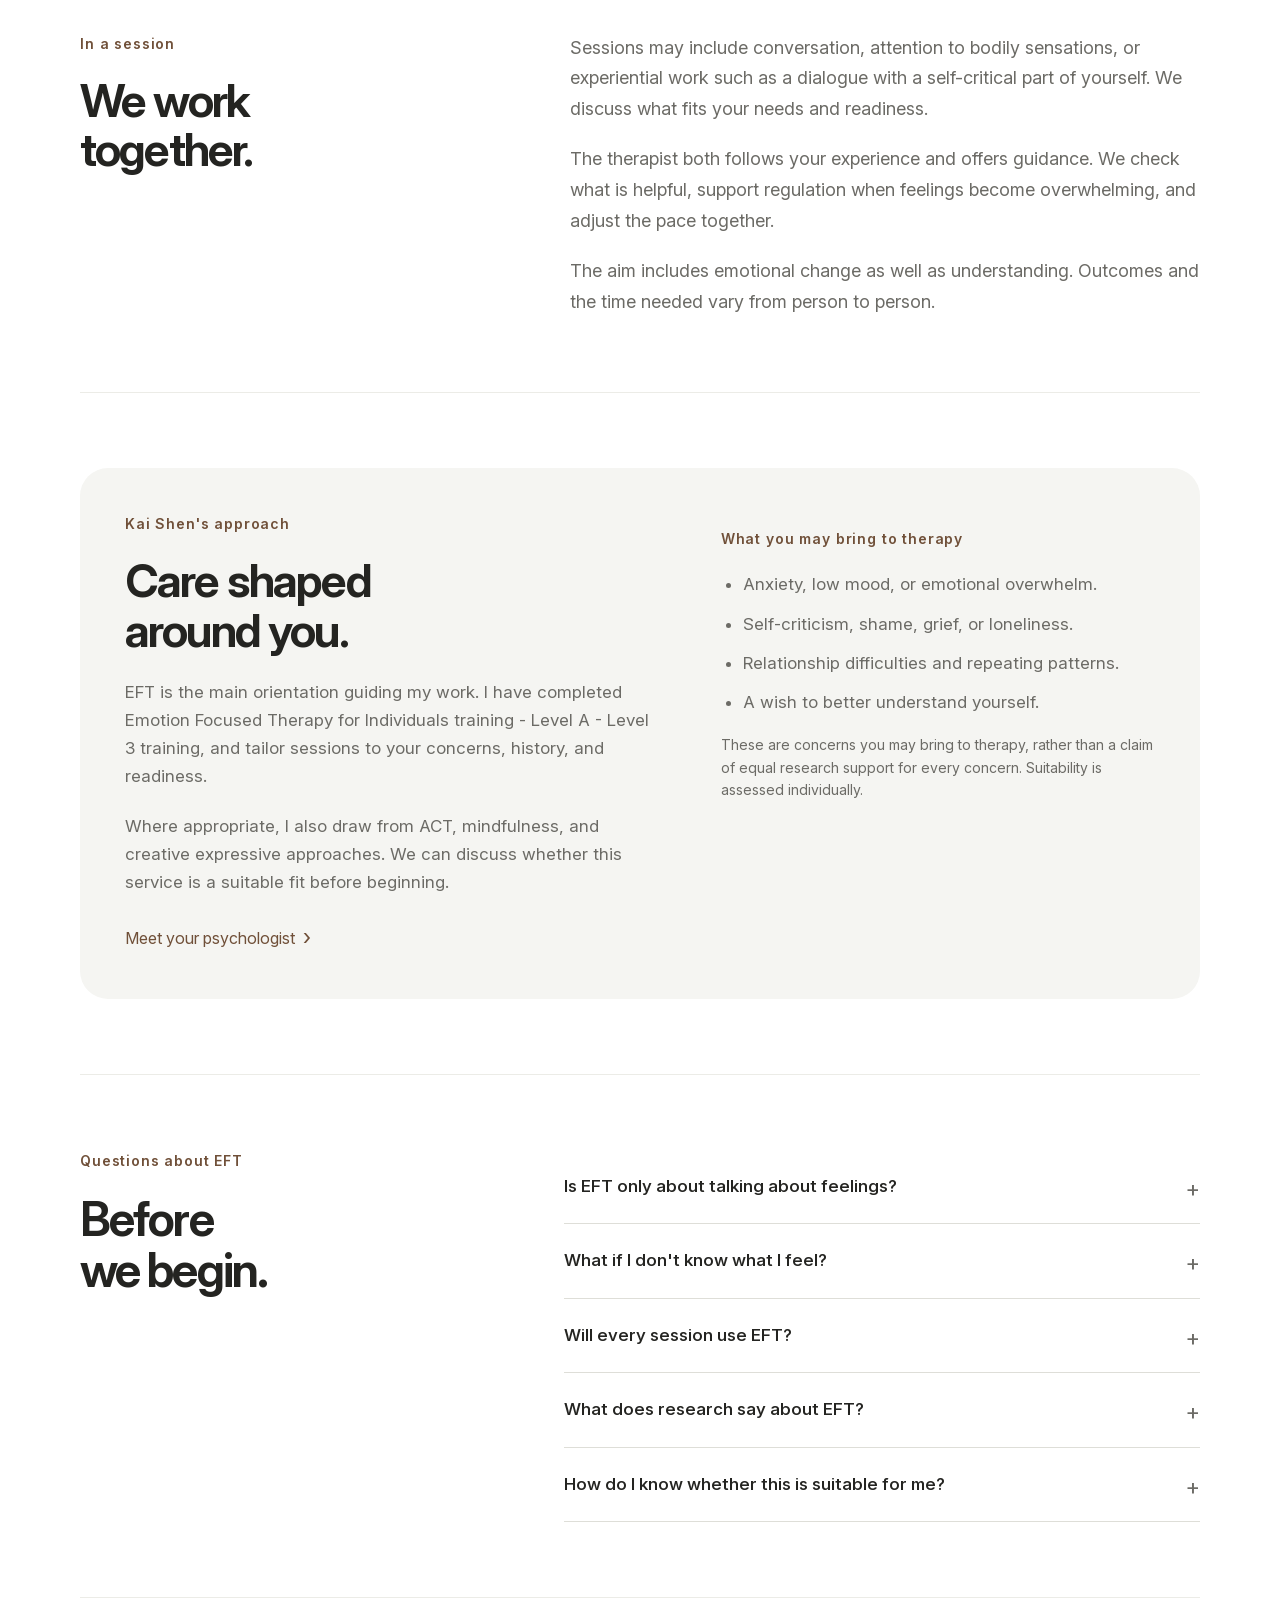
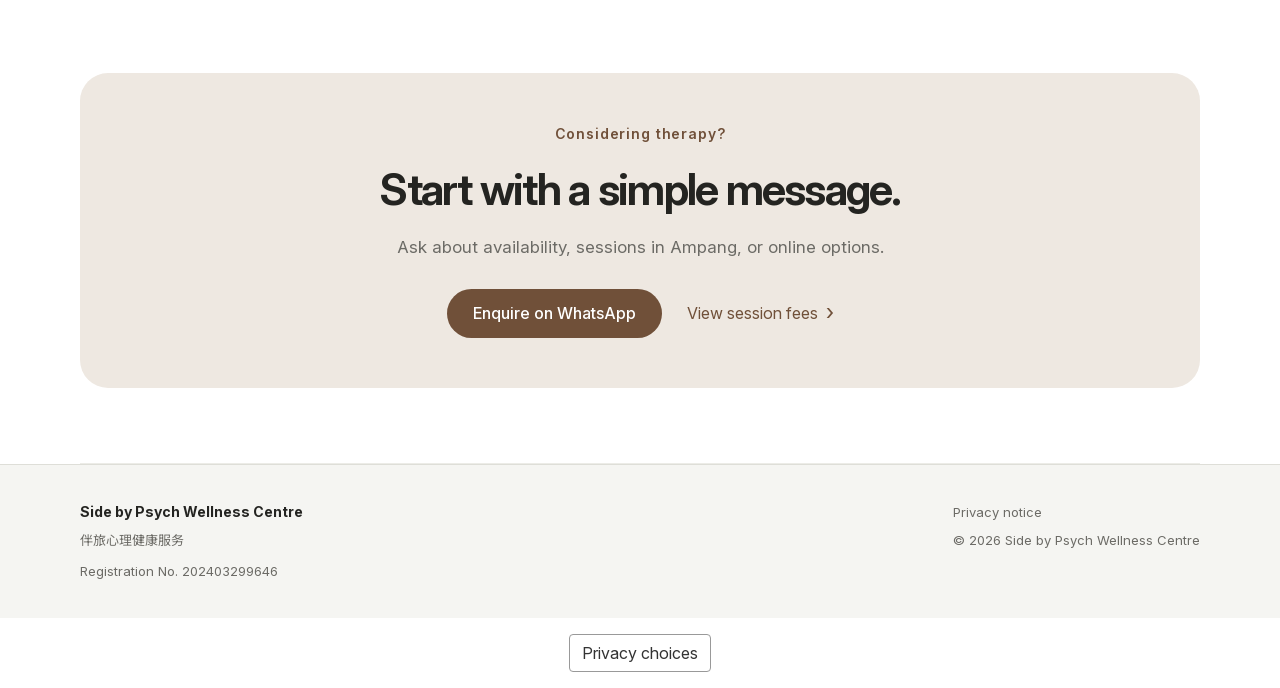
<file: emotion-focused-therapy-malaysia.html>
<!doctype html>
<html lang="en-MY">
<head>
  <meta charset="utf-8">
<meta http-equiv="Content-Security-Policy" content="default-src 'self'; script-src 'self' https://www.googletagmanager.com https://www.googleadservices.com https://www.google.com https://www.google.com.my; script-src-attr 'none'; style-src 'self' 'unsafe-inline'; img-src 'self' data: https://www.googletagmanager.com https://www.googleadservices.com https://www.google.com https://www.google.com.my https://*.google-analytics.com https://*.analytics.google.com https://*.g.doubleclick.net https://pagead2.googlesyndication.com https://ad.doubleclick.net; font-src 'self'; connect-src 'self' https://www.googletagmanager.com https://www.googleadservices.com https://www.google.com https://www.google.com.my https://*.google-analytics.com https://*.analytics.google.com https://*.g.doubleclick.net https://pagead2.googlesyndication.com https://ad.doubleclick.net; frame-src https://www.googletagmanager.com; object-src 'none'; base-uri 'none'; form-action 'none'">
<meta name="referrer" content="no-referrer"><meta name="viewport" content="width=device-width, initial-scale=1">
  <meta name="robots" content="index,follow,max-image-preview:large">
  <title>Emotion Focused Therapy in Malaysia | Side by Psych</title>
  <meta name="description" content="How Emotion Focused Therapy informs psychotherapy at Side by Psych in Ampang and online across Malaysia.">
  <link rel="icon" href="assets/favicon-32.png"><link rel="preload" href="assets/fonts/inter-variable.woff2" as="font" type="font/woff2" crossorigin><link rel="stylesheet" href="assets/fonts/brand-fonts.css?v=20261008-inter"><link rel="stylesheet" href="styles.css?v=20261108-security">
  <script src="site.js?v=20261108-security" defer></script><script src="assets/site-analytics.js?v=20261008" data-measurement-id="G-9S9P15LX9G" defer></script>
<link rel="canonical" href="https://sidebypsych.com/emotion-focused-therapy-malaysia.html"><meta name="theme-color" content="#79634f"><meta property="og:type" content="website"><meta property="og:site_name" content="Side by Psych Wellness Centre"><meta property="og:title" content="Emotion Focused Therapy in Malaysia | Side by Psych"><meta property="og:description" content="How Emotion Focused Therapy informs psychotherapy at Side by Psych in Ampang and online across Malaysia."><meta property="og:url" content="https://sidebypsych.com/emotion-focused-therapy-malaysia.html"><meta property="og:image" content="https://sidebypsych.com/assets/hero-room.jpg"><meta name="twitter:card" content="summary_large_image"><link rel="manifest" href="site.webmanifest"></head>
<body>
<a class="skip-link" href="#main">Skip to content</a><header class="site-header">
    <nav class="nav wrap" aria-label="Main navigation">
      <a class="brand" href="index.html" aria-label="Side by Psych home"><img src="assets/logo.jpg" width="36" height="36" alt=""><span>Side by Psych<span class="brand-sub">WELLNESS CENTRE</span></span></a>
      <button class="menu-toggle" aria-expanded="false" aria-controls="nav-links" type="button">Menu</button>
      <div class="nav-links" id="nav-links"><a href="index.html#services">Services</a><a href="index.html#founder">Meet your psychologist</a><a href="emotion-focused-therapy-malaysia.html" aria-current="page">Our approach</a><a href="index.html#fees">Fees</a><a href="index.html#faq">FAQs</a><a href="/self-check/">Self-Checks</a><a class="language-link" href="mandarin.html" lang="zh-Hans">中文</a><a class="button button-small" href="index.html#contact">Enquire</a></div>
    </nav>
  </header><main id="main" class="detail-page refined-detail"><section class="detail-hero"><p class="eyebrow">Our approach · Emotion Focused Therapy</p><h1>Make sense of <br><span>what you feel.</span></h1><p class="lead">A collaborative approach to experiencing, understanding, <br>and working with emotion.</p><div class="actions"><a class="button" href="https://wa.me/601111123703" target="_blank" rel="noopener noreferrer">Ask about therapy</a><a class="text-link" href="#what-is-eft">Explore the approach <span aria-hidden="true">›</span></a></div><figure class="detail-photo"><img src="assets/therapy-room.jpg" width="975" height="1300" alt="Soft curtains and comfortable seating in the Side by Psych therapy room"><figcaption>Therapy at your pace, in a space of your own.</figcaption></figure></section>
<section class="section" id="what-is-eft"><div class="editorial-grid"><div><p class="eyebrow">What is EFT?</p><h2>Feelings carry <br>meaning.</h2></div><div class="editorial-copy"><p>Emotion Focused Therapy (EFT) attends to emotions, thoughts, bodily sensations, and the meanings we make of experience. Feelings can offer information about what matters to us, while some responses reflect earlier learning that is no longer helpful.</p><p>We explore a response in its context. Anger, for example, may signal a boundary violation or arise in response to another feeling. Its meaning is something we explore together, rather than assume.</p></div></div><div class="approach-grid"><article><span class="process-label">Awareness</span><h3>Notice.</h3><p>Slow down and become aware of what you feel, including sensations, thoughts, and feelings that are hard to name.</p></article><article><span class="process-label">Meaning</span><h3>Understand.</h3><p>Explore how your feelings connect with needs, beliefs, and past and present experiences.</p></article><article><span class="process-label">Change</span><h3>Work with emotion.</h3><p>Work on regulation and new emotional experiences that may help shift painful, recurring responses.</p></article></div><p class="process-note">We move between these aspects of the work according to your needs.</p></section>
<section class="section"><div class="editorial-grid"><div><p class="eyebrow">In a session</p><h2>We work <br>together.</h2></div><div class="editorial-copy"><p>Sessions may include conversation, attention to bodily sensations, or experiential work such as a dialogue with a self-critical part of yourself. We discuss what fits your needs and readiness.</p><p>The therapist both follows your experience and offers guidance. We check what is helpful, support regulation when feelings become overwhelming, and adjust the pace together.</p><p>The aim includes emotional change as well as understanding. Outcomes and the time needed vary from person to person.</p></div></div></section>
<section class="section"><div class="approach-feature"><div><p class="eyebrow">Kai Shen's approach</p><h2>Care shaped <br>around you.</h2><p>EFT is the main orientation guiding my work. I have completed Emotion Focused Therapy for Individuals training - Level A - Level 3 training, and tailor sessions to your concerns, history, and readiness.</p><p>Where appropriate, I also draw from ACT, mindfulness, and creative expressive approaches. We can discuss whether this service is a suitable fit before beginning.</p><a class="text-link" href="index.html#founder">Meet your psychologist <span aria-hidden="true">›</span></a></div><aside class="approach-aside"><p class="eyebrow">What you may bring to therapy</p><ul><li>Anxiety, low mood, or emotional overwhelm.</li><li>Self-criticism, shame, grief, or loneliness.</li><li>Relationship difficulties and repeating patterns.</li><li>A wish to better understand yourself.</li></ul><p class="form-note">These are concerns you may bring to therapy, rather than a claim of equal research support for every concern. Suitability is assessed individually.</p></aside></div></section>
<section class="section" id="faq"><div class="faq-grid"><div class="section-heading"><p class="eyebrow">Questions about EFT</p><h2>Before <br>we begin.</h2></div><div class="faq-list"><details><summary>Is EFT only about talking about feelings?</summary><p>EFT includes emotional experience, expression, reflection, regulation, and work towards changing unhelpful emotional responses. The focus depends on what is happening for you in the session.</p></details><details><summary>What if I don't know what I feel?</summary><p>You can begin with feeling confused, numb, overwhelmed, or unsure. Finding words for your experience can be part of the work.</p></details><details><summary>Will every session use EFT?</summary><p>EFT guides my work, but sessions are tailored to you. Other approaches may be integrated when clinically appropriate.</p></details><details><summary>What does research say about EFT?</summary><p>EFT has been studied in clinical trials, particularly for depression. Reviews suggest potential benefits, while also identifying limitations in study quality and representation. Evidence varies across concerns and does not establish that EFT is better than other therapies. Research informs our work alongside assessment, your preferences, and clinical judgment.</p></details><details><summary>How do I know whether this is suitable for me?</summary><p>An initial conversation helps clarify what you are looking for and whether this service may be a suitable next step.</p></details></div></div></section>
<section class="section"><div class="detail-contact"><p class="eyebrow">Considering therapy?</p><h2>Start with a simple message.</h2><p>Ask about availability, sessions in Ampang, or online options.</p><a class="button" href="https://wa.me/601111123703" target="_blank" rel="noopener noreferrer">Enquire on WhatsApp</a><a class="text-link" href="index.html#fees">View session fees <span aria-hidden="true">›</span></a></div></section>
</main><footer class="site-footer"><div class="wrap footer-inner"><div><strong>Side by Psych Wellness Centre</strong><p>伴旅心理健康服务</p><p>Registration No. 202403299646</p></div><div><a href="privacy.html">Privacy notice</a><p>© <span id="year">2026</span> Side by Psych Wellness Centre</p></div></div></footer></body></html>
</file>
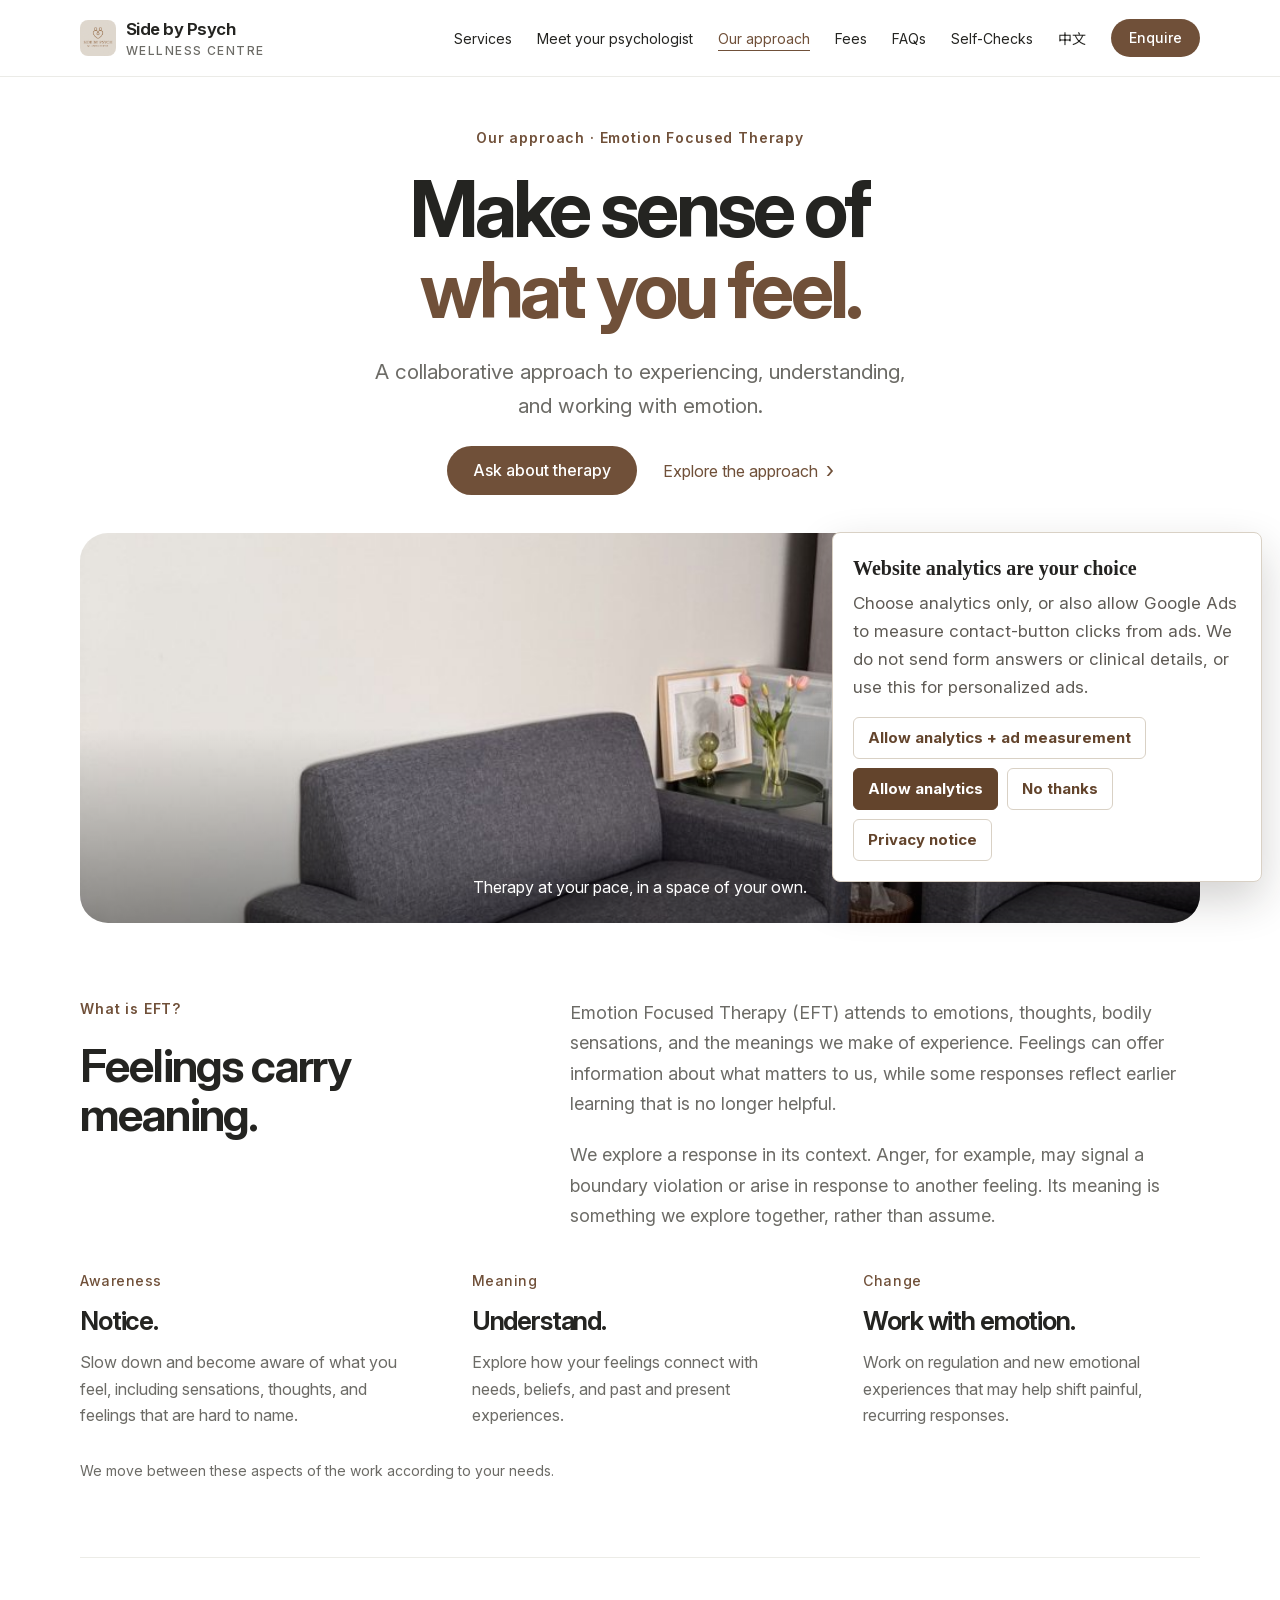
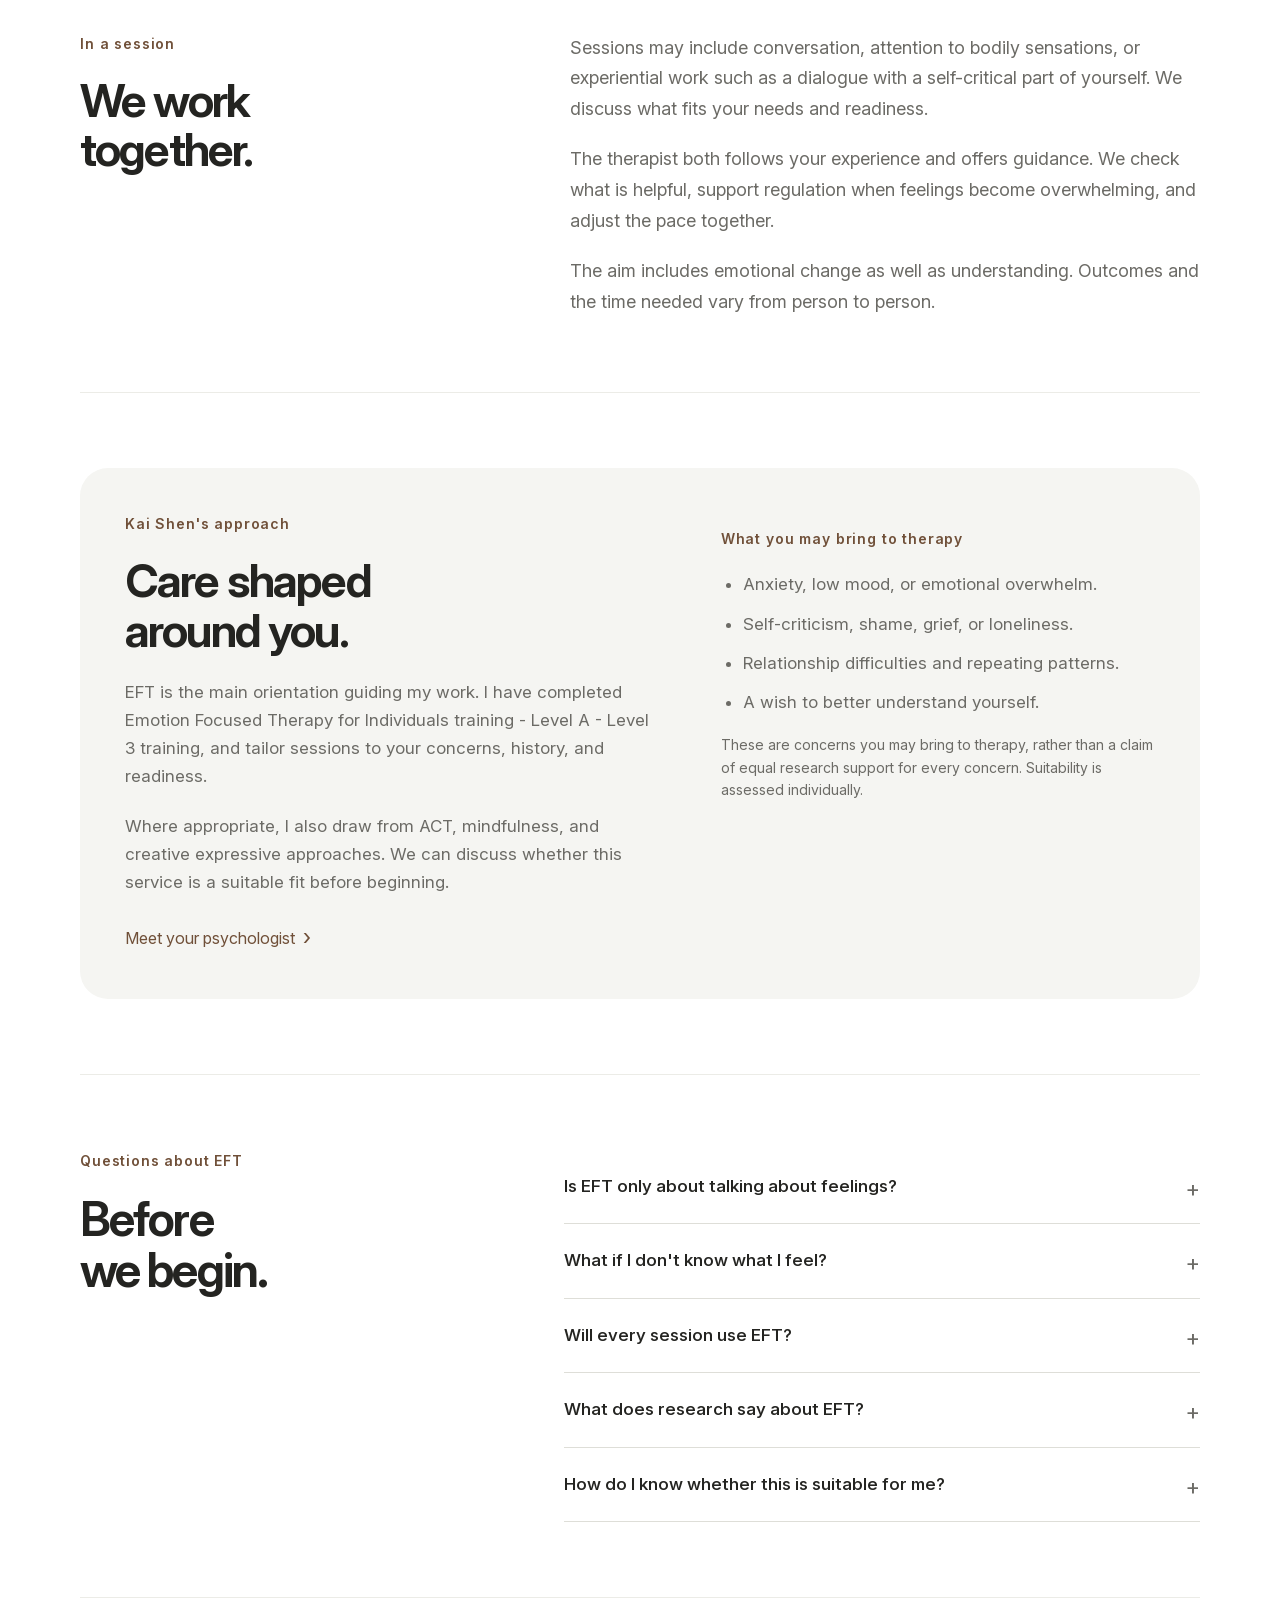
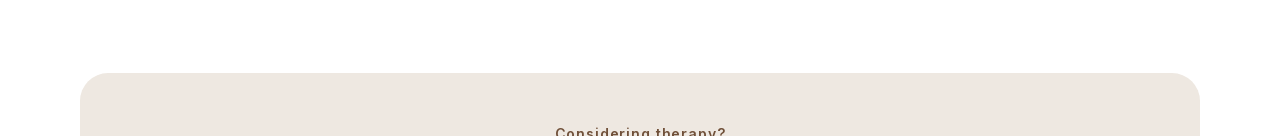
<file: emotion-focused-therapy.html>
<!doctype html><html lang="en-MY"><head><meta charset="utf-8">
<meta http-equiv="Content-Security-Policy" content="default-src 'self'; script-src 'self'; script-src-attr 'none'; style-src 'self' 'unsafe-inline'; img-src 'self' data:; font-src 'self'; connect-src 'self'; frame-src 'none'; object-src 'none'; base-uri 'none'; form-action 'none'">
<meta name="referrer" content="no-referrer"><meta name="viewport" content="width=device-width,initial-scale=1"><meta http-equiv="refresh" content="0;url=emotion-focused-therapy-malaysia.html"><link rel="canonical" href="https://sidebypsych.com/emotion-focused-therapy-malaysia.html"><title>Emotion Focused Therapy | Side by Psych</title></head><body><p><a href="emotion-focused-therapy-malaysia.html">Explore Emotion Focused Therapy</a></p></body></html>
</file>
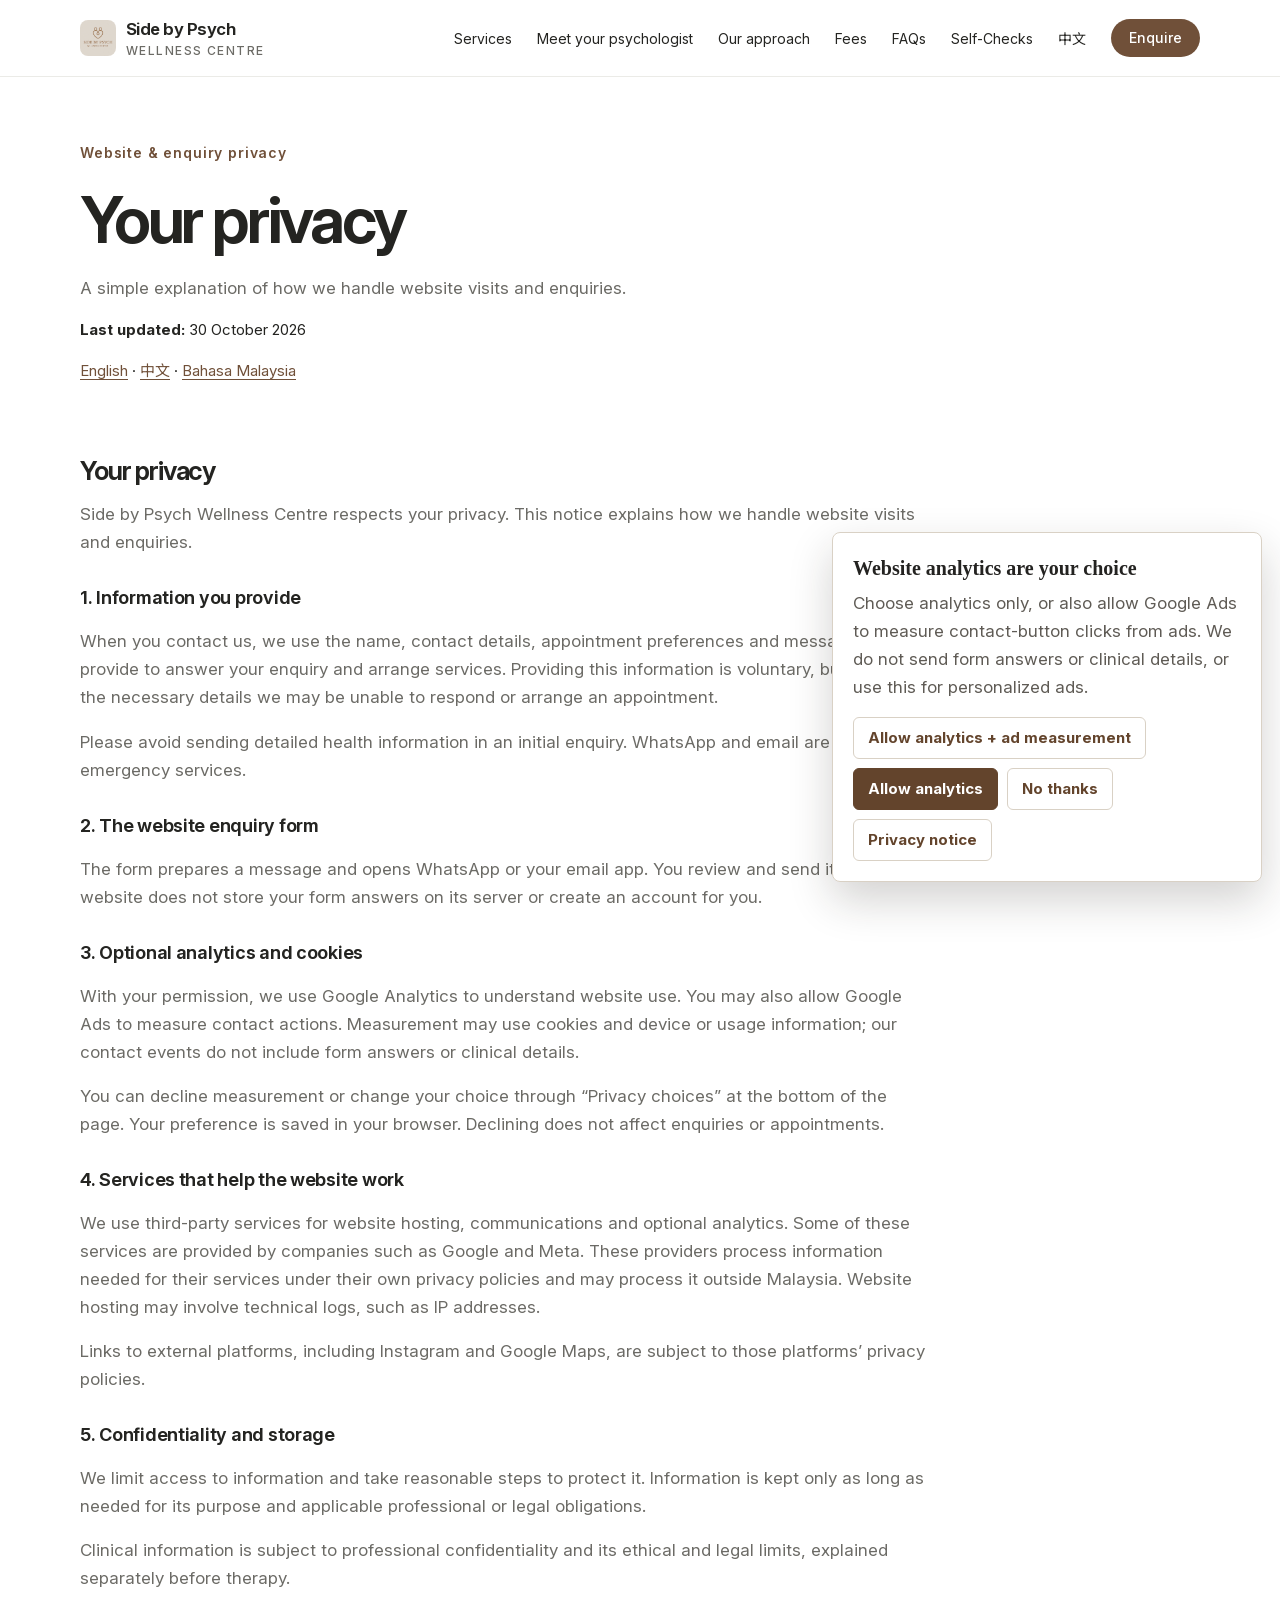
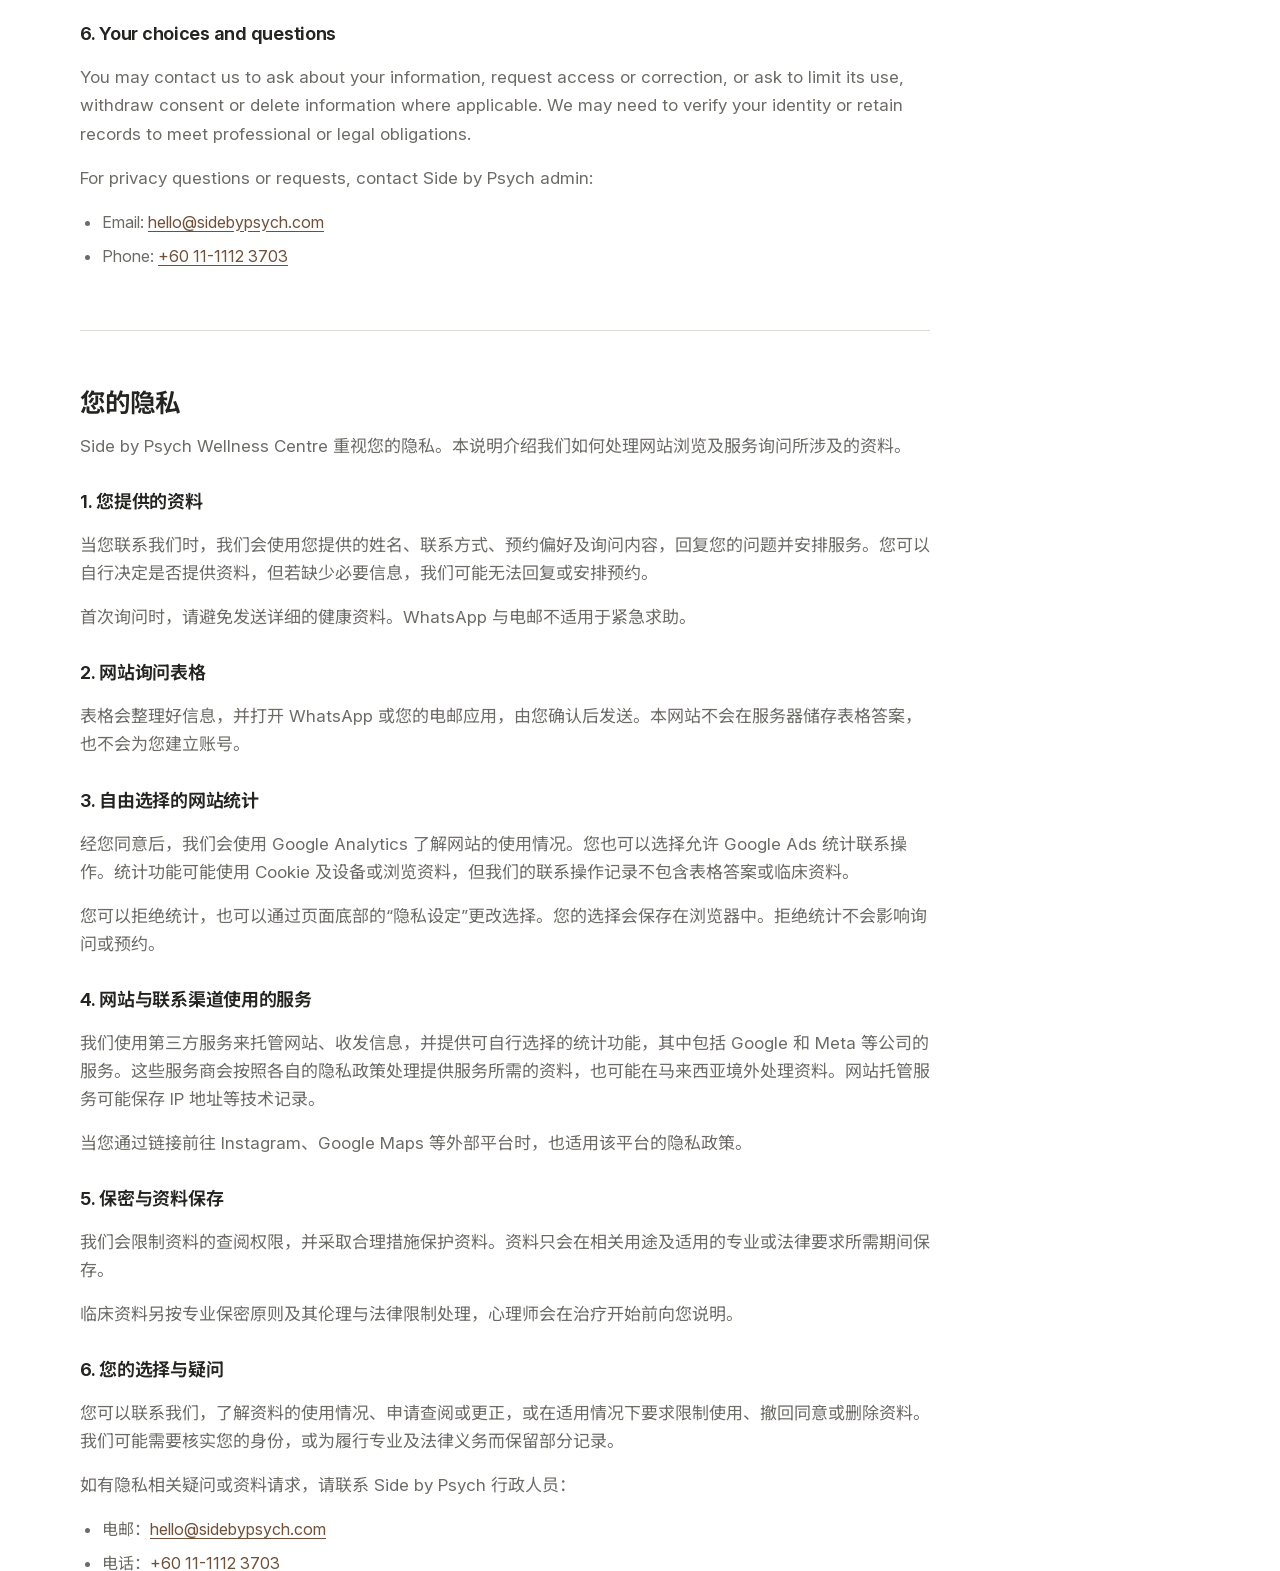
<file: forms-privacy.html>
<!doctype html>
<html lang="en-MY"><head><meta charset="utf-8">
<meta http-equiv="Content-Security-Policy" content="default-src 'self'; script-src 'self'; script-src-attr 'none'; style-src 'self' 'unsafe-inline'; img-src 'self' data:; font-src 'self'; connect-src 'self'; frame-src 'none'; object-src 'none'; base-uri 'none'; form-action 'none'">
<meta name="referrer" content="no-referrer"><meta name="viewport" content="width=device-width, initial-scale=1"><meta name="robots" content="noindex,follow"><title>Privacy Notice | Side by Psych</title><link rel="canonical" href="https://sidebypsych.com/privacy.html"><meta http-equiv="refresh" content="0;url=privacy.html"></head><body><main><h1>Privacy notice</h1><p>The previous online forms notice has been replaced by our consolidated privacy notice.</p><p><a href="privacy.html">Read the current privacy notice</a></p></main></body></html>
</file>
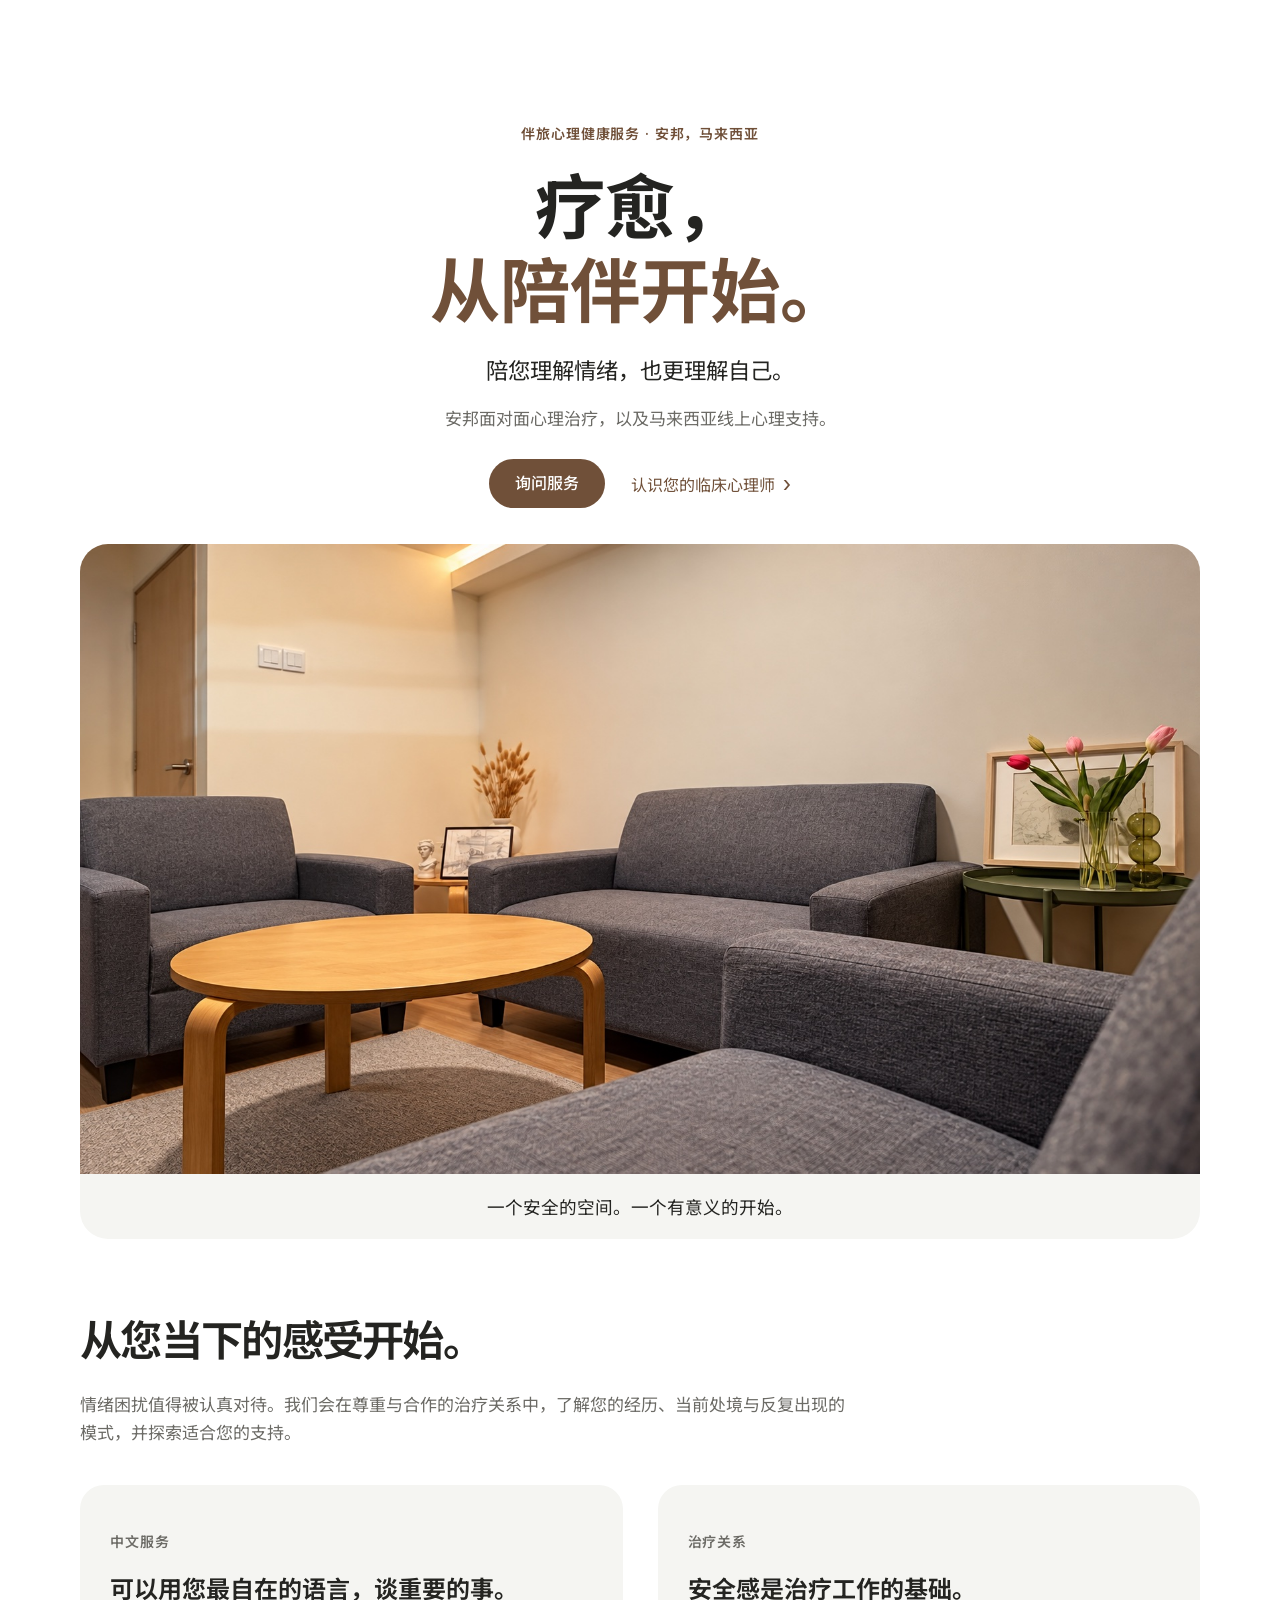
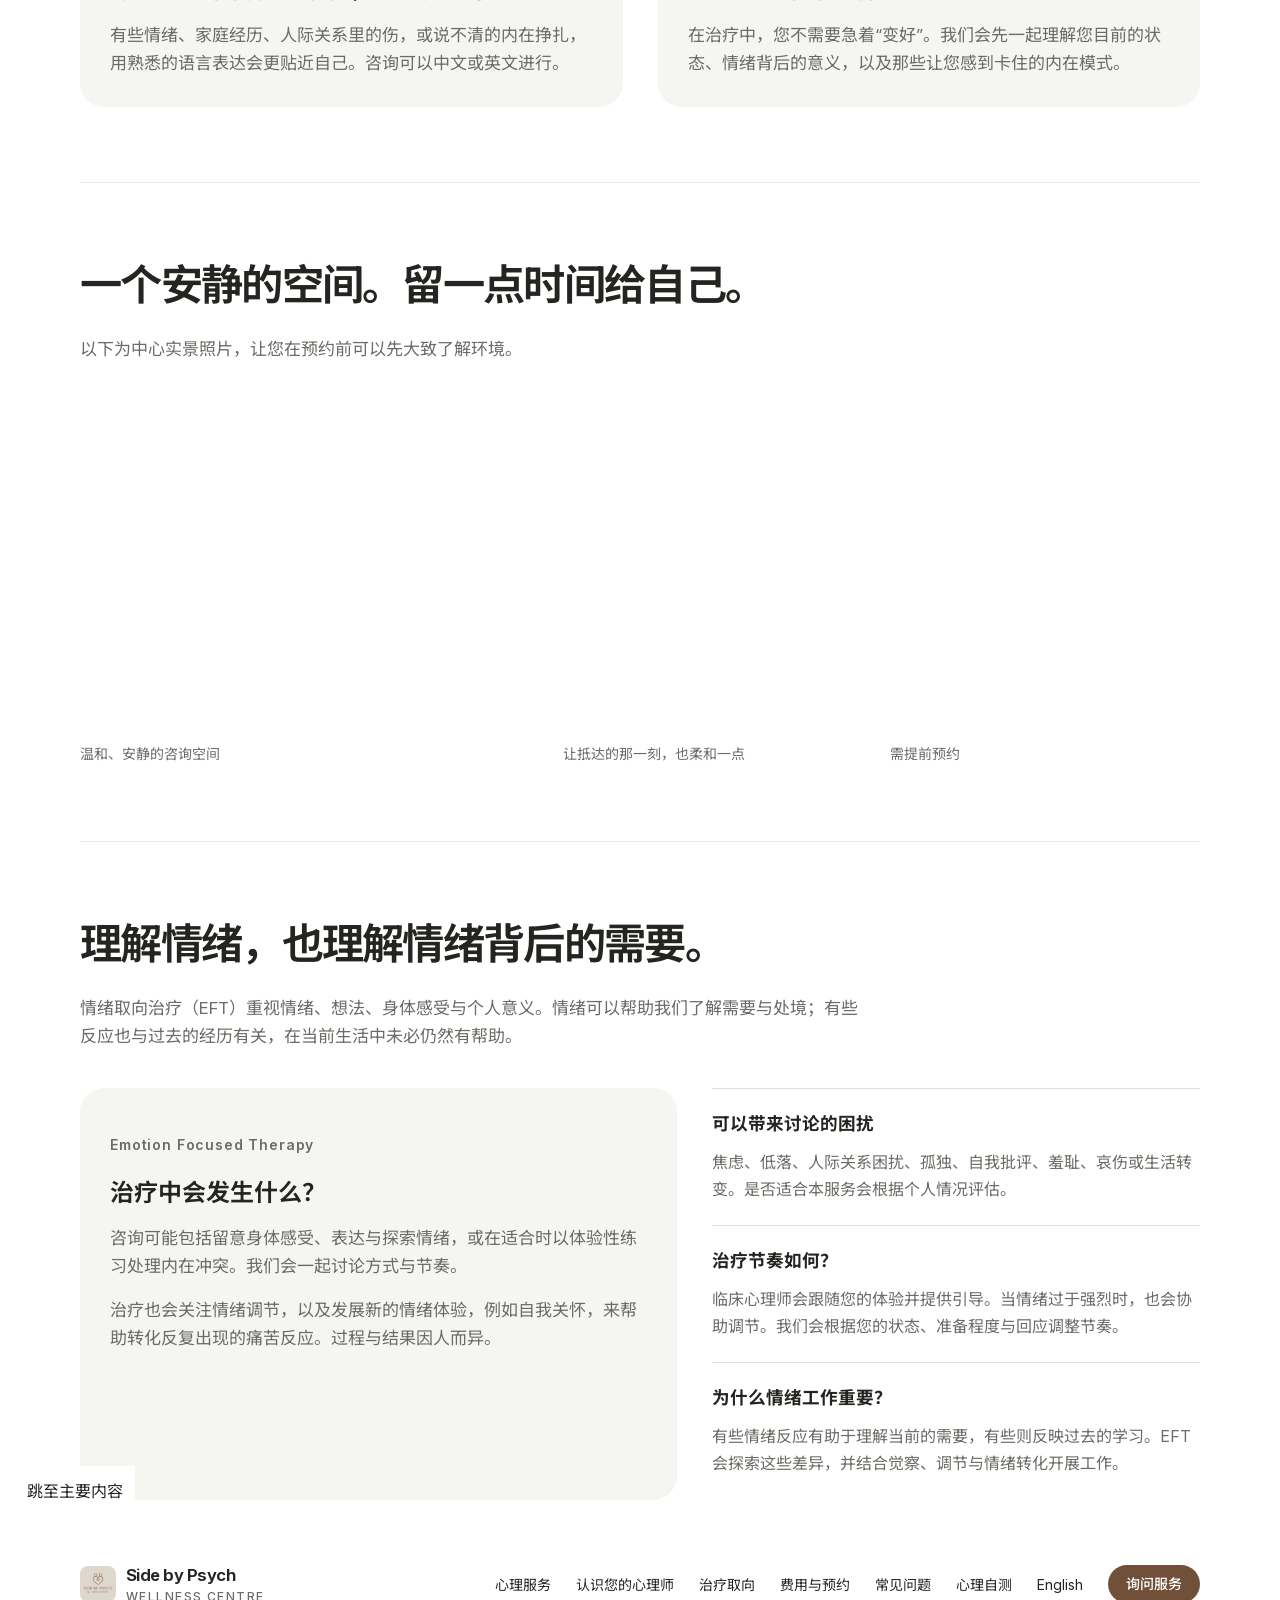
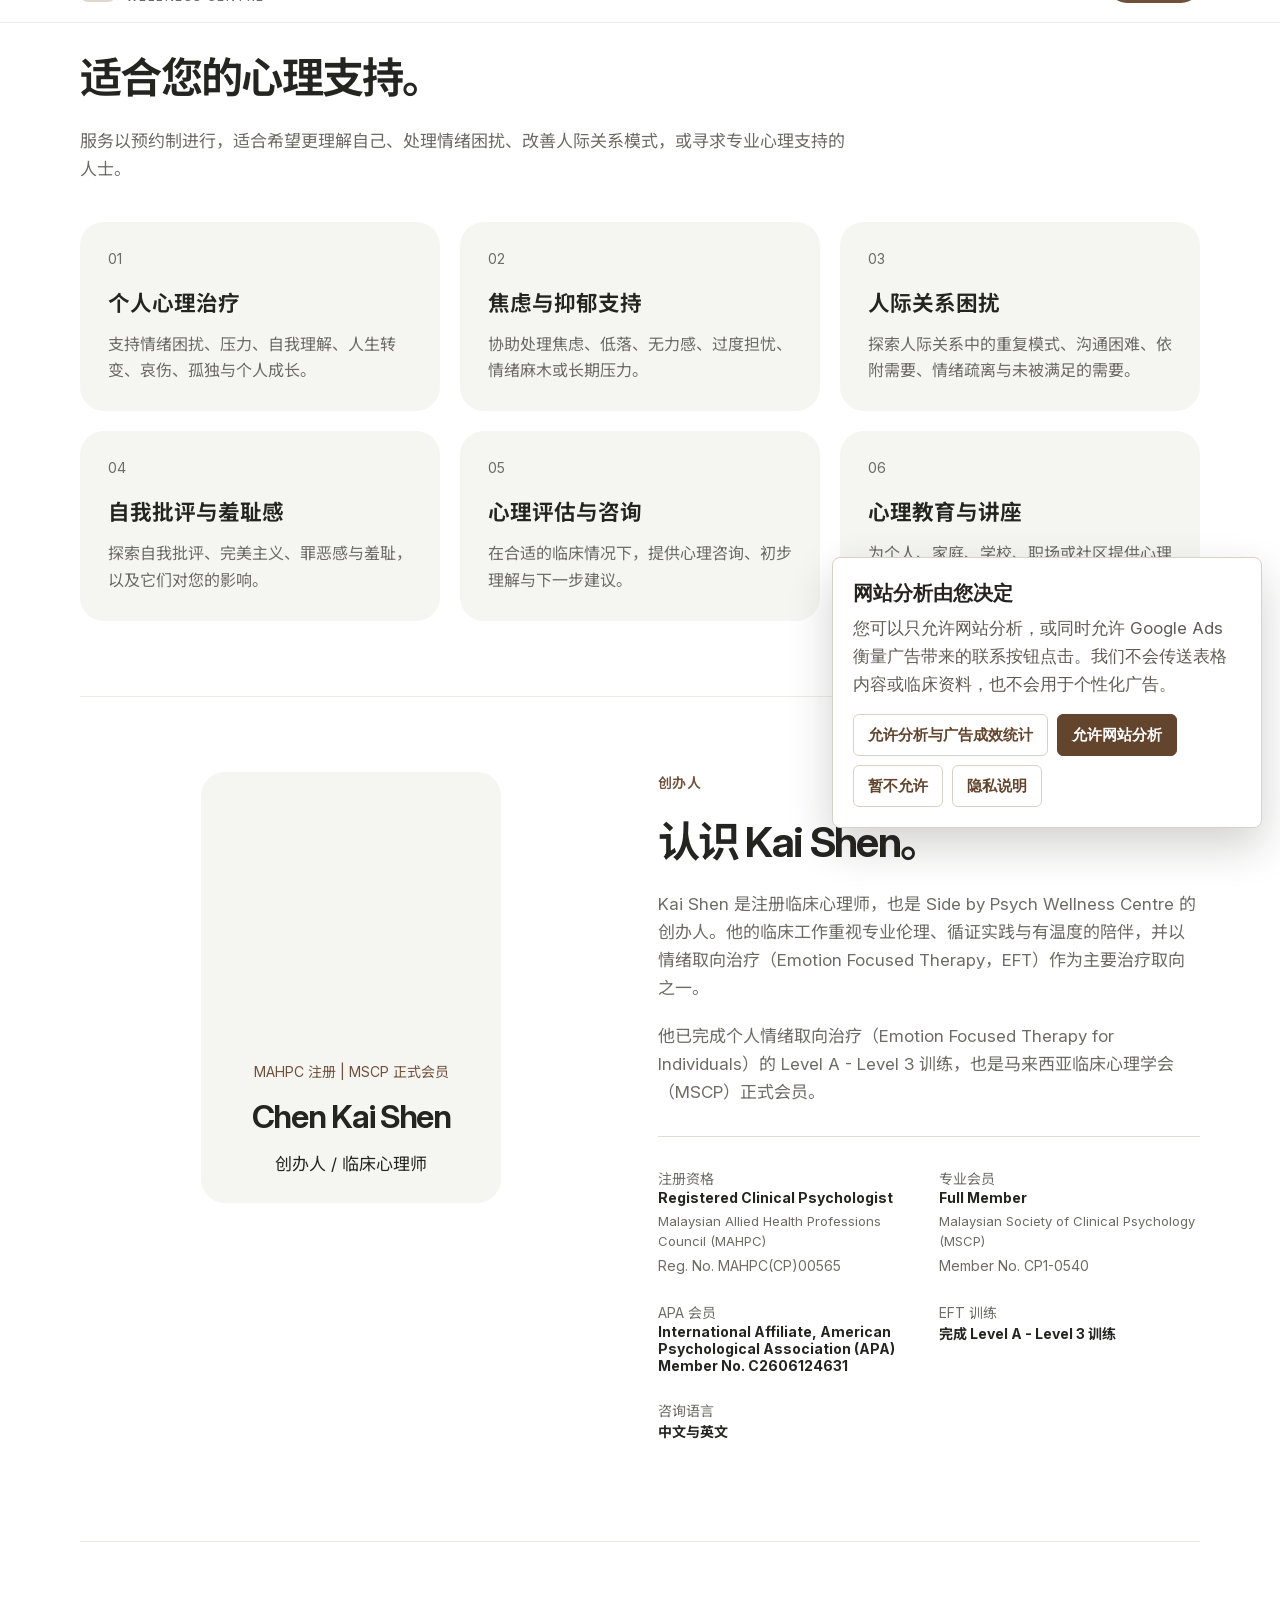
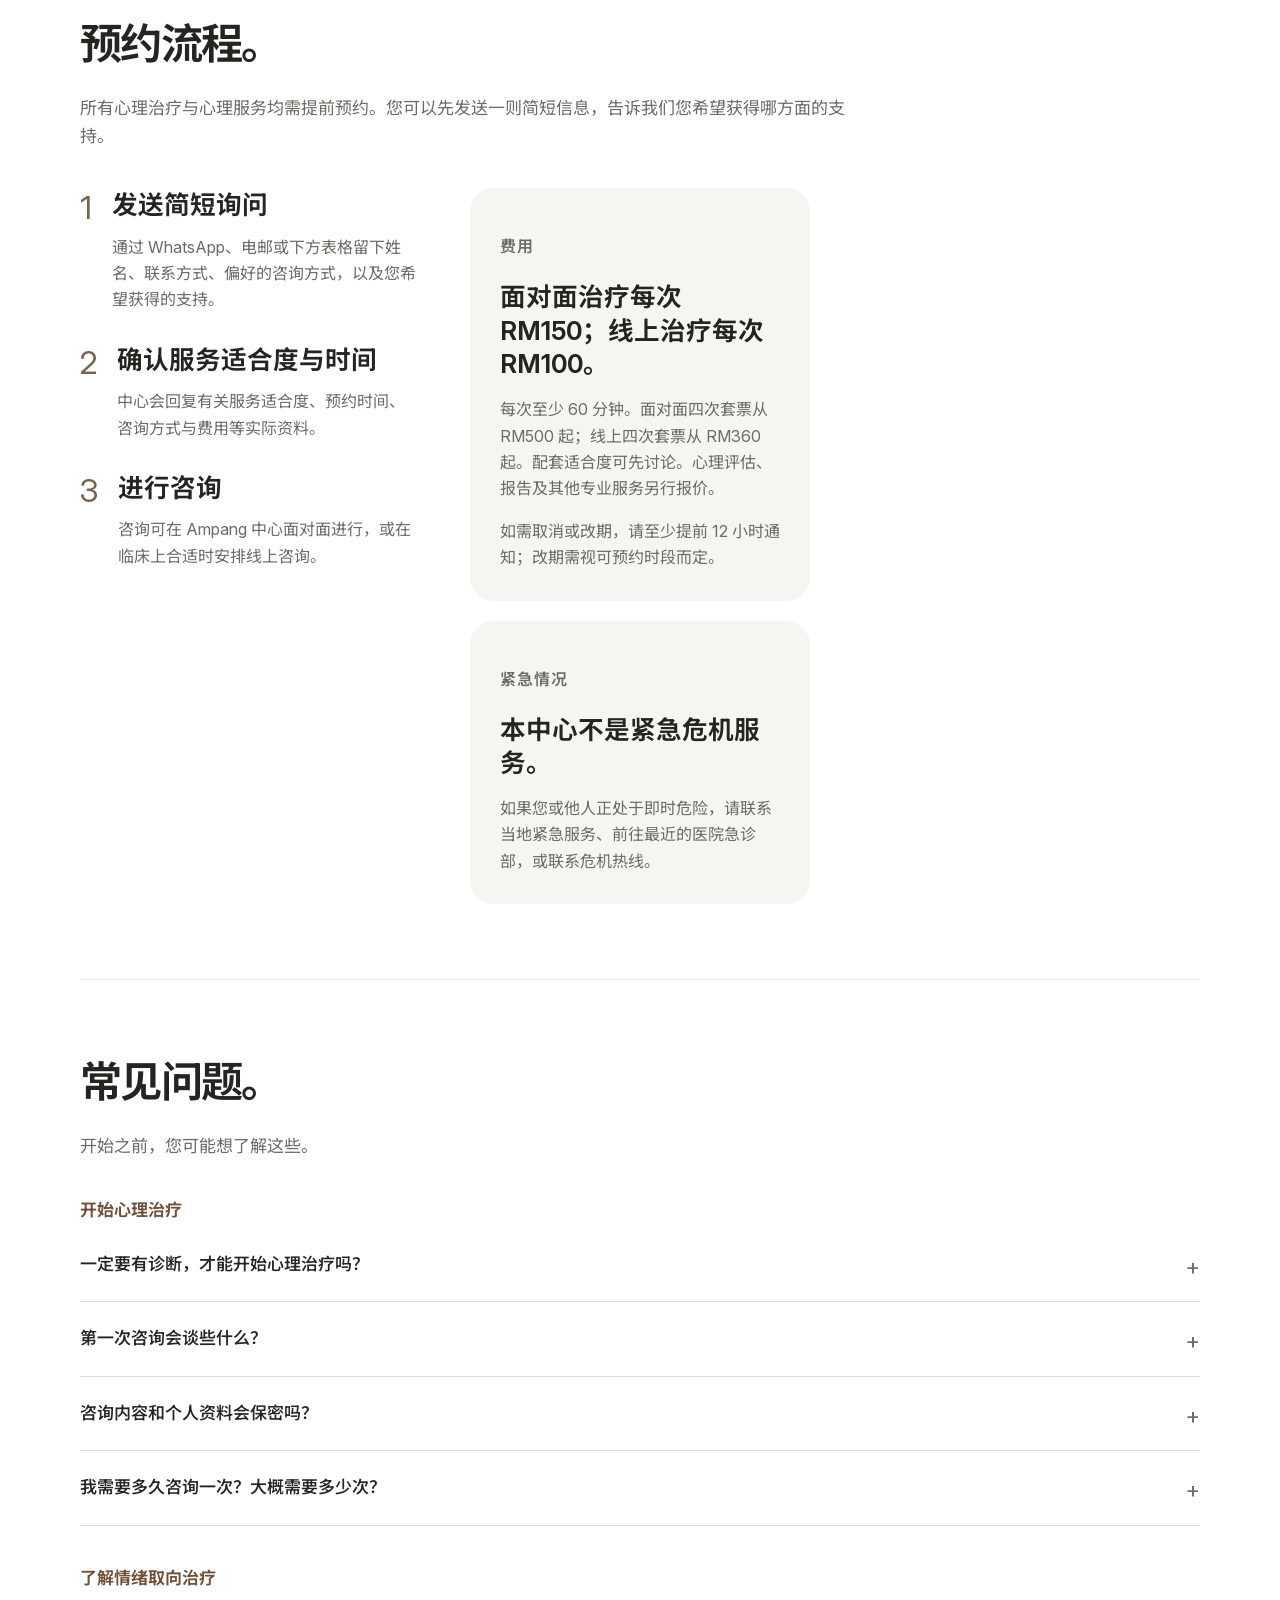
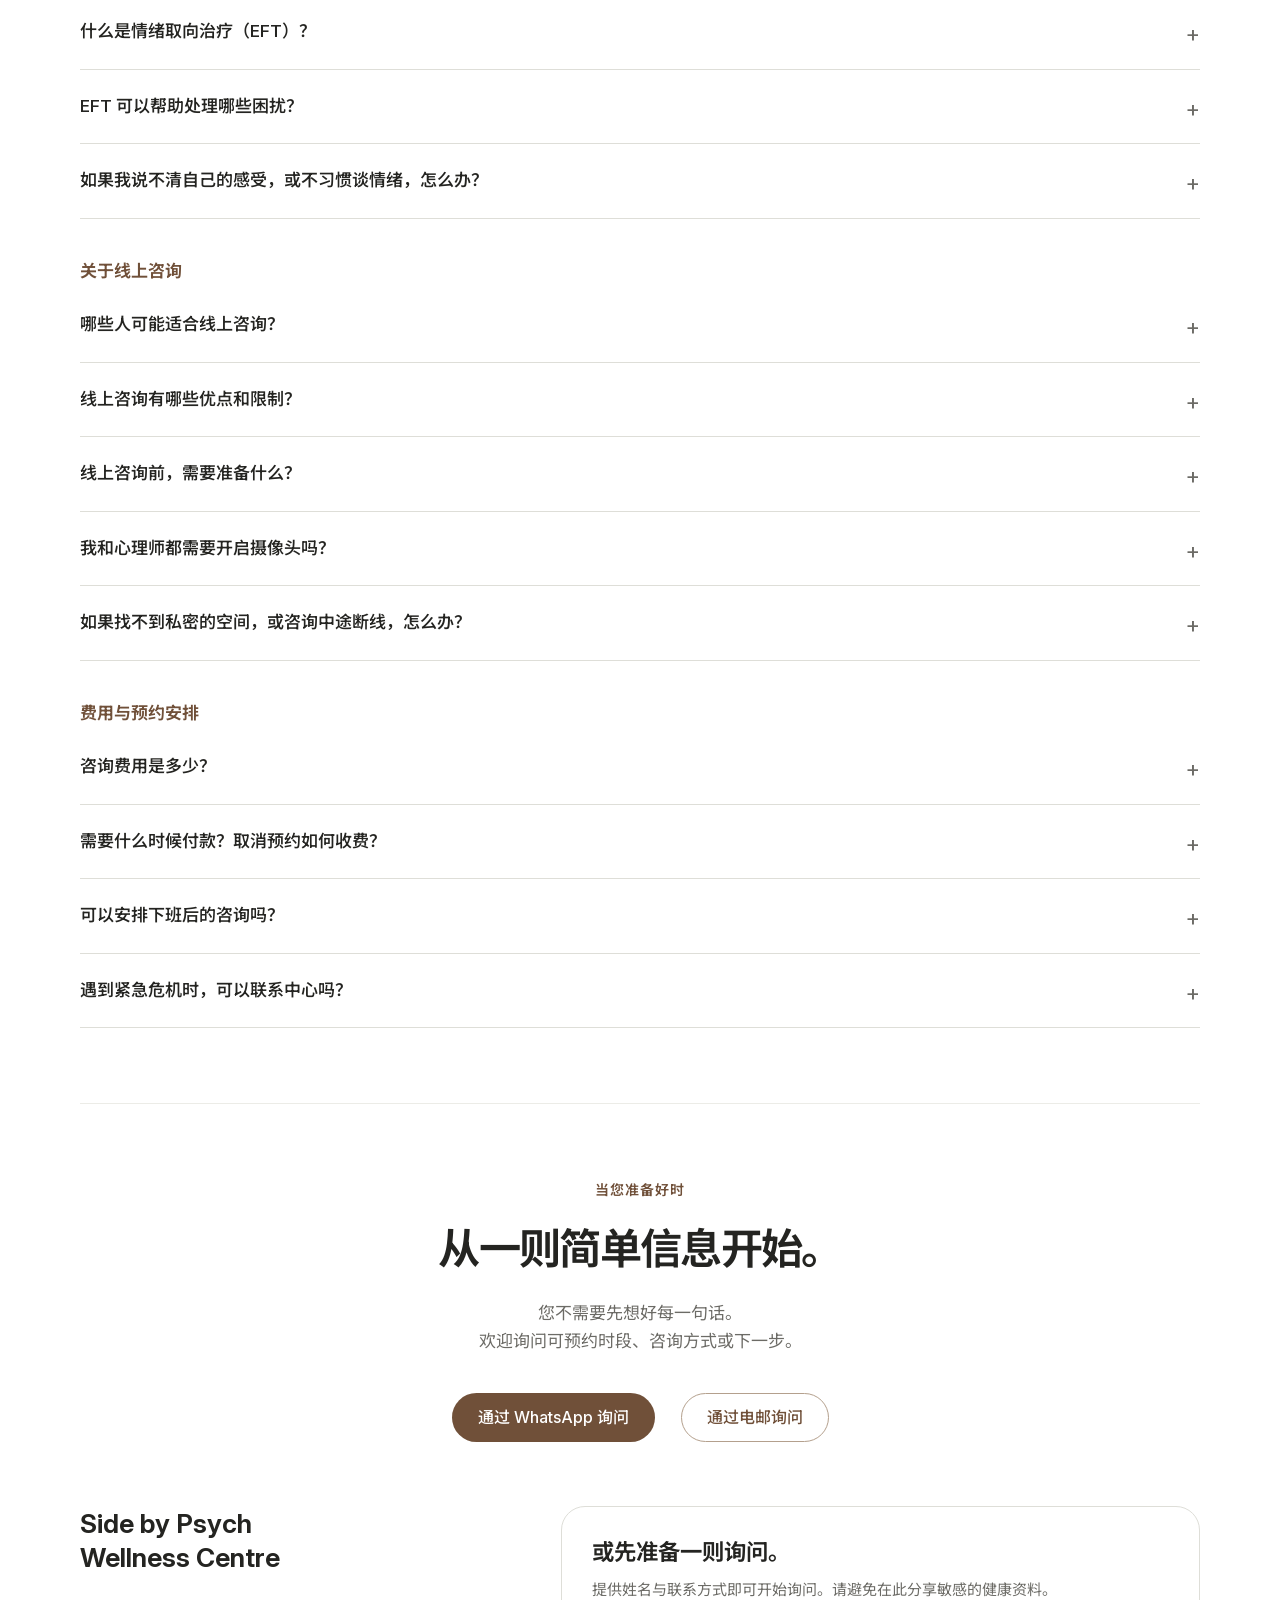
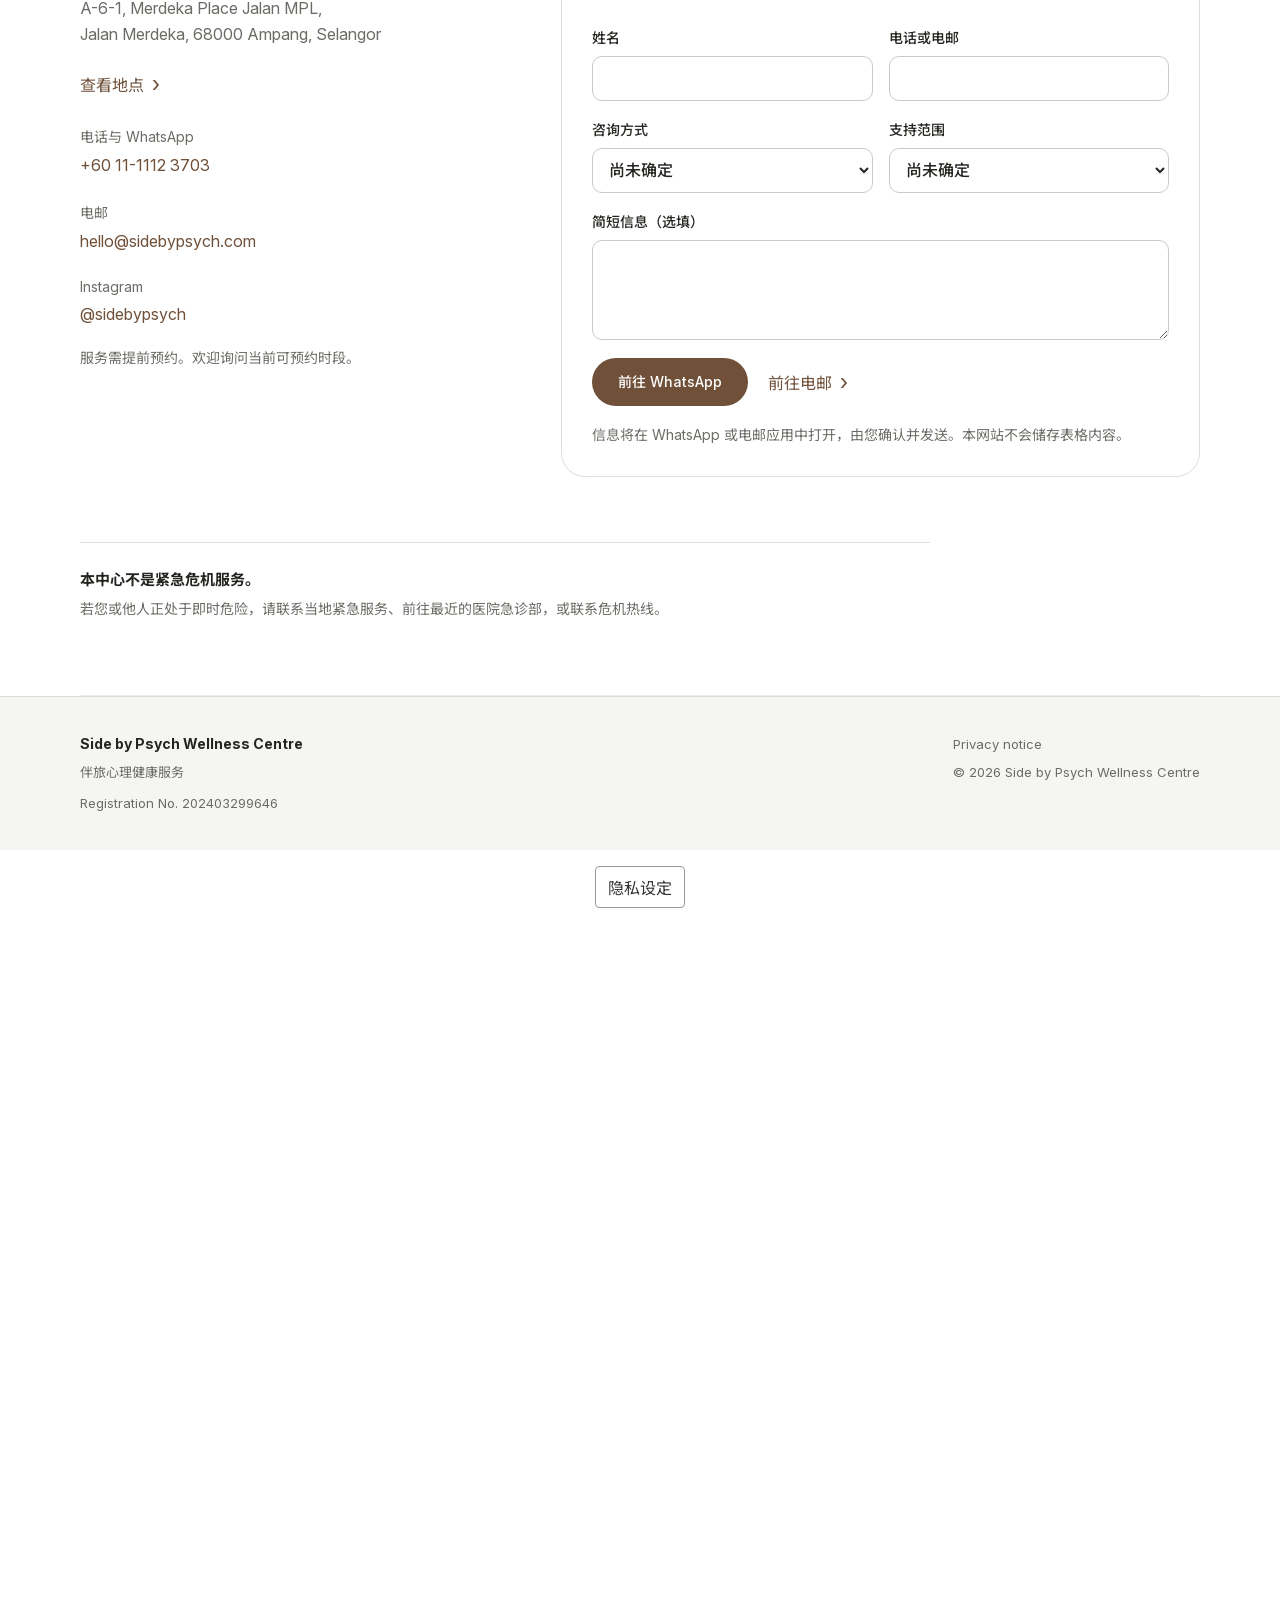
<file: mandarin-eft.html>
<!doctype html><html lang="zh-Hans-MY"><head><meta charset="utf-8">
<meta http-equiv="Content-Security-Policy" content="default-src 'self'; script-src 'self'; script-src-attr 'none'; style-src 'self' 'unsafe-inline'; img-src 'self' data:; font-src 'self'; connect-src 'self'; frame-src 'none'; object-src 'none'; base-uri 'none'; form-action 'none'">
<meta name="referrer" content="no-referrer"><meta name="viewport" content="width=device-width,initial-scale=1"><meta http-equiv="refresh" content="0;url=mandarin.html#eft"><link rel="canonical" href="https://sidebypsych.com/mandarin.html"><title>Emotion Focused Therapy | Side by Psych</title></head><body><p><a href="mandarin.html#eft">了解情绪取向治疗</a></p></body></html>
</file>
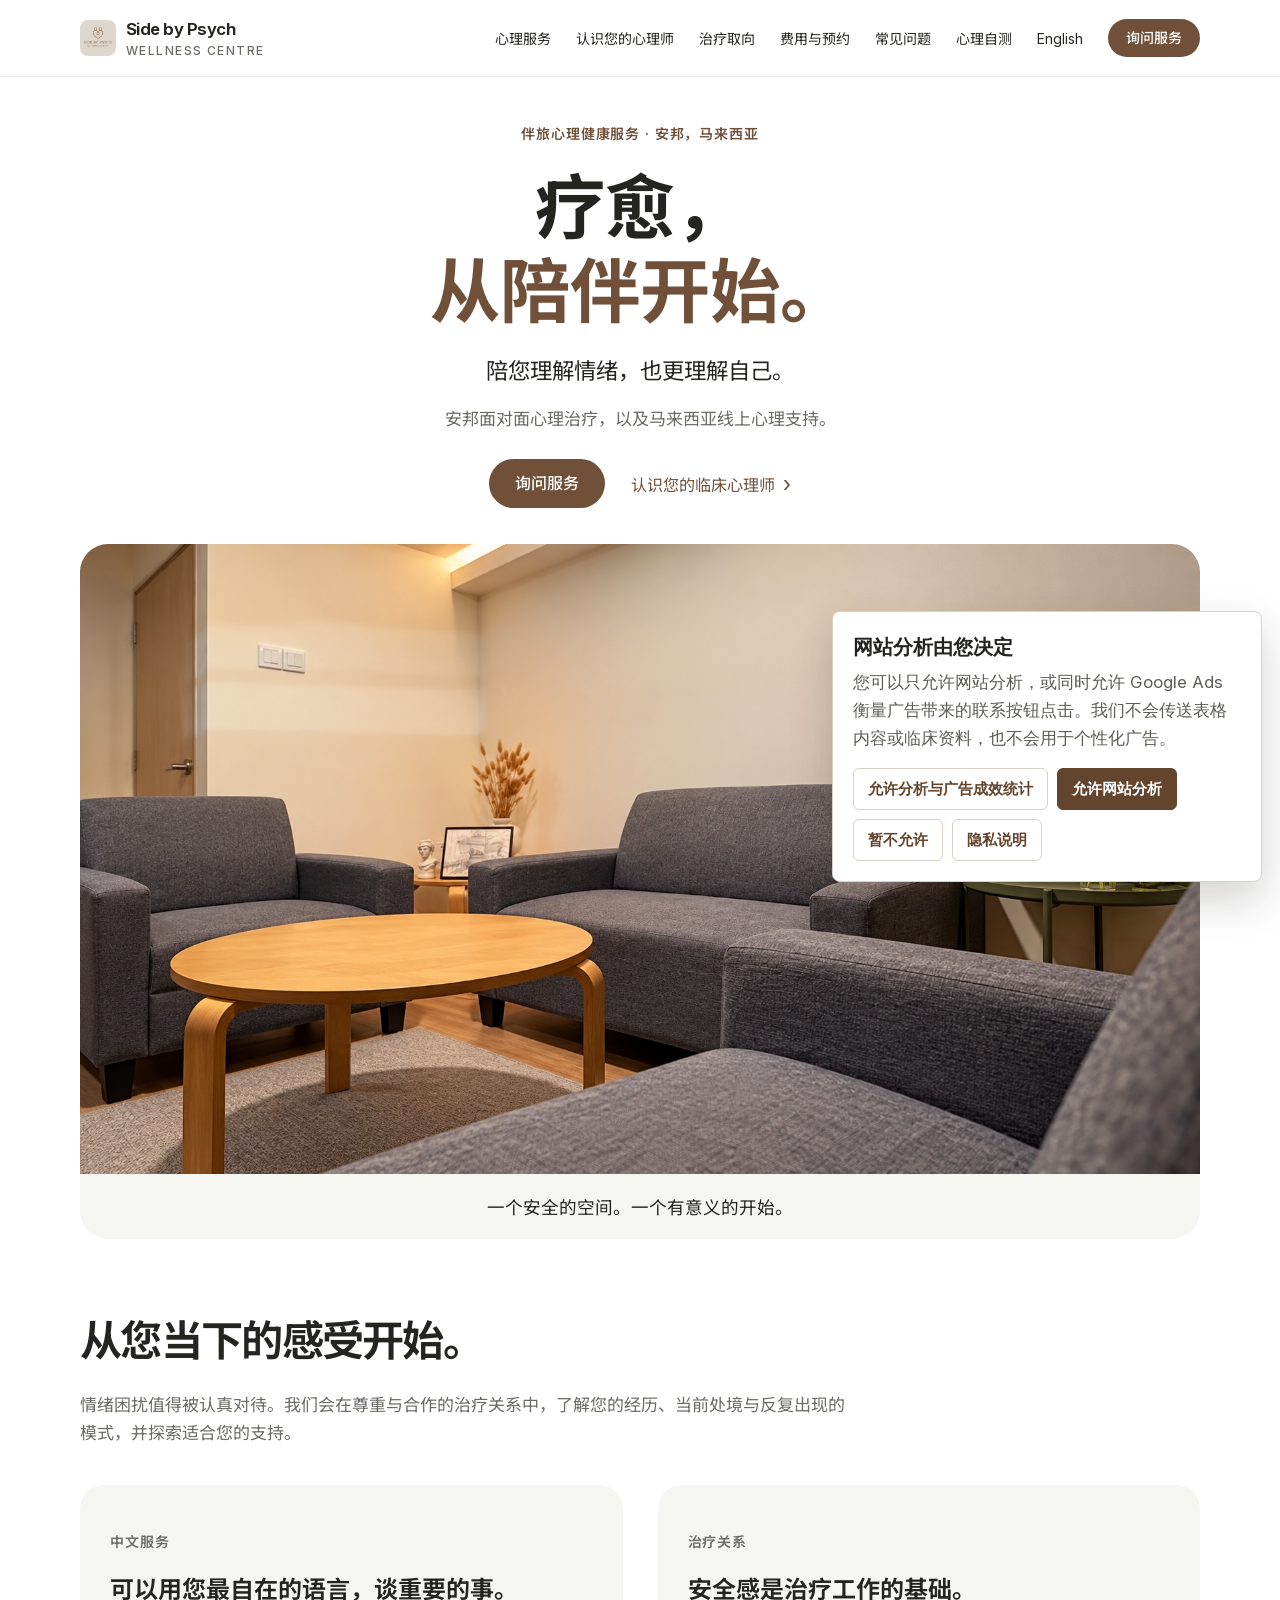
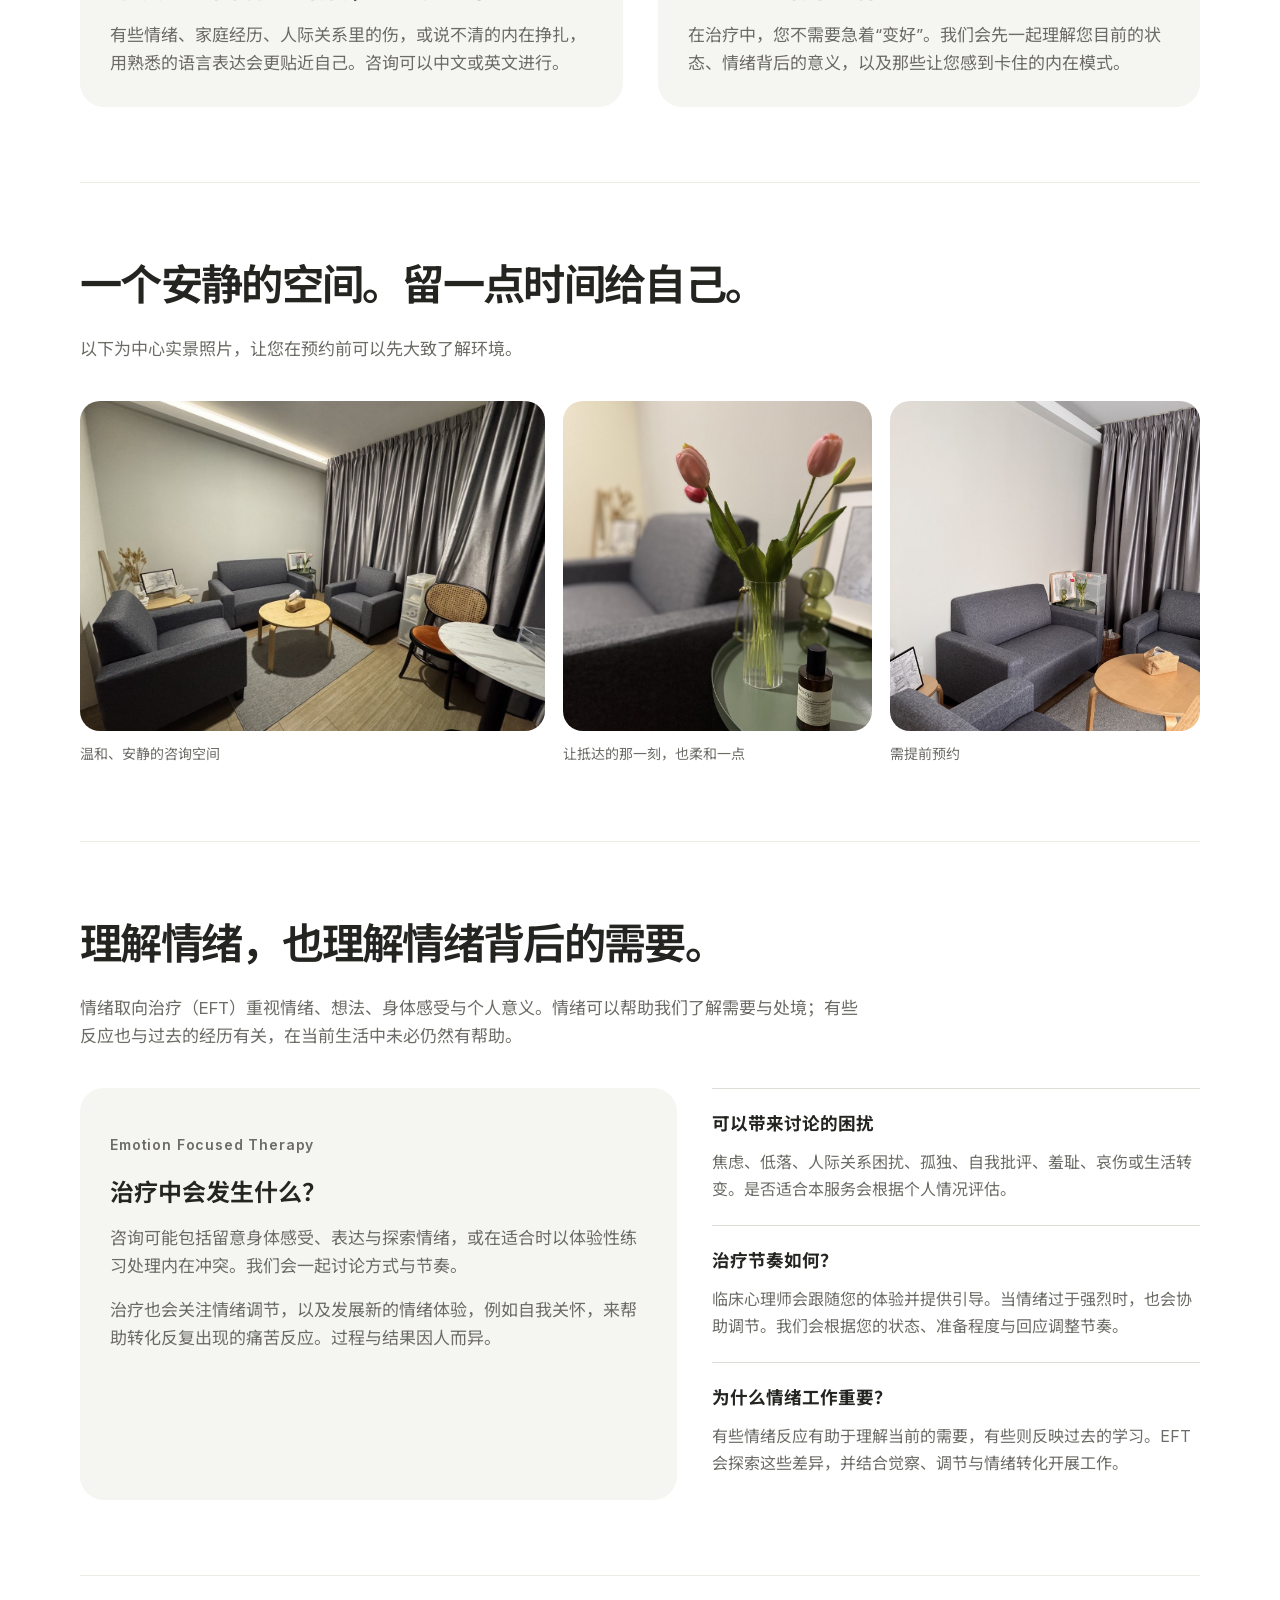
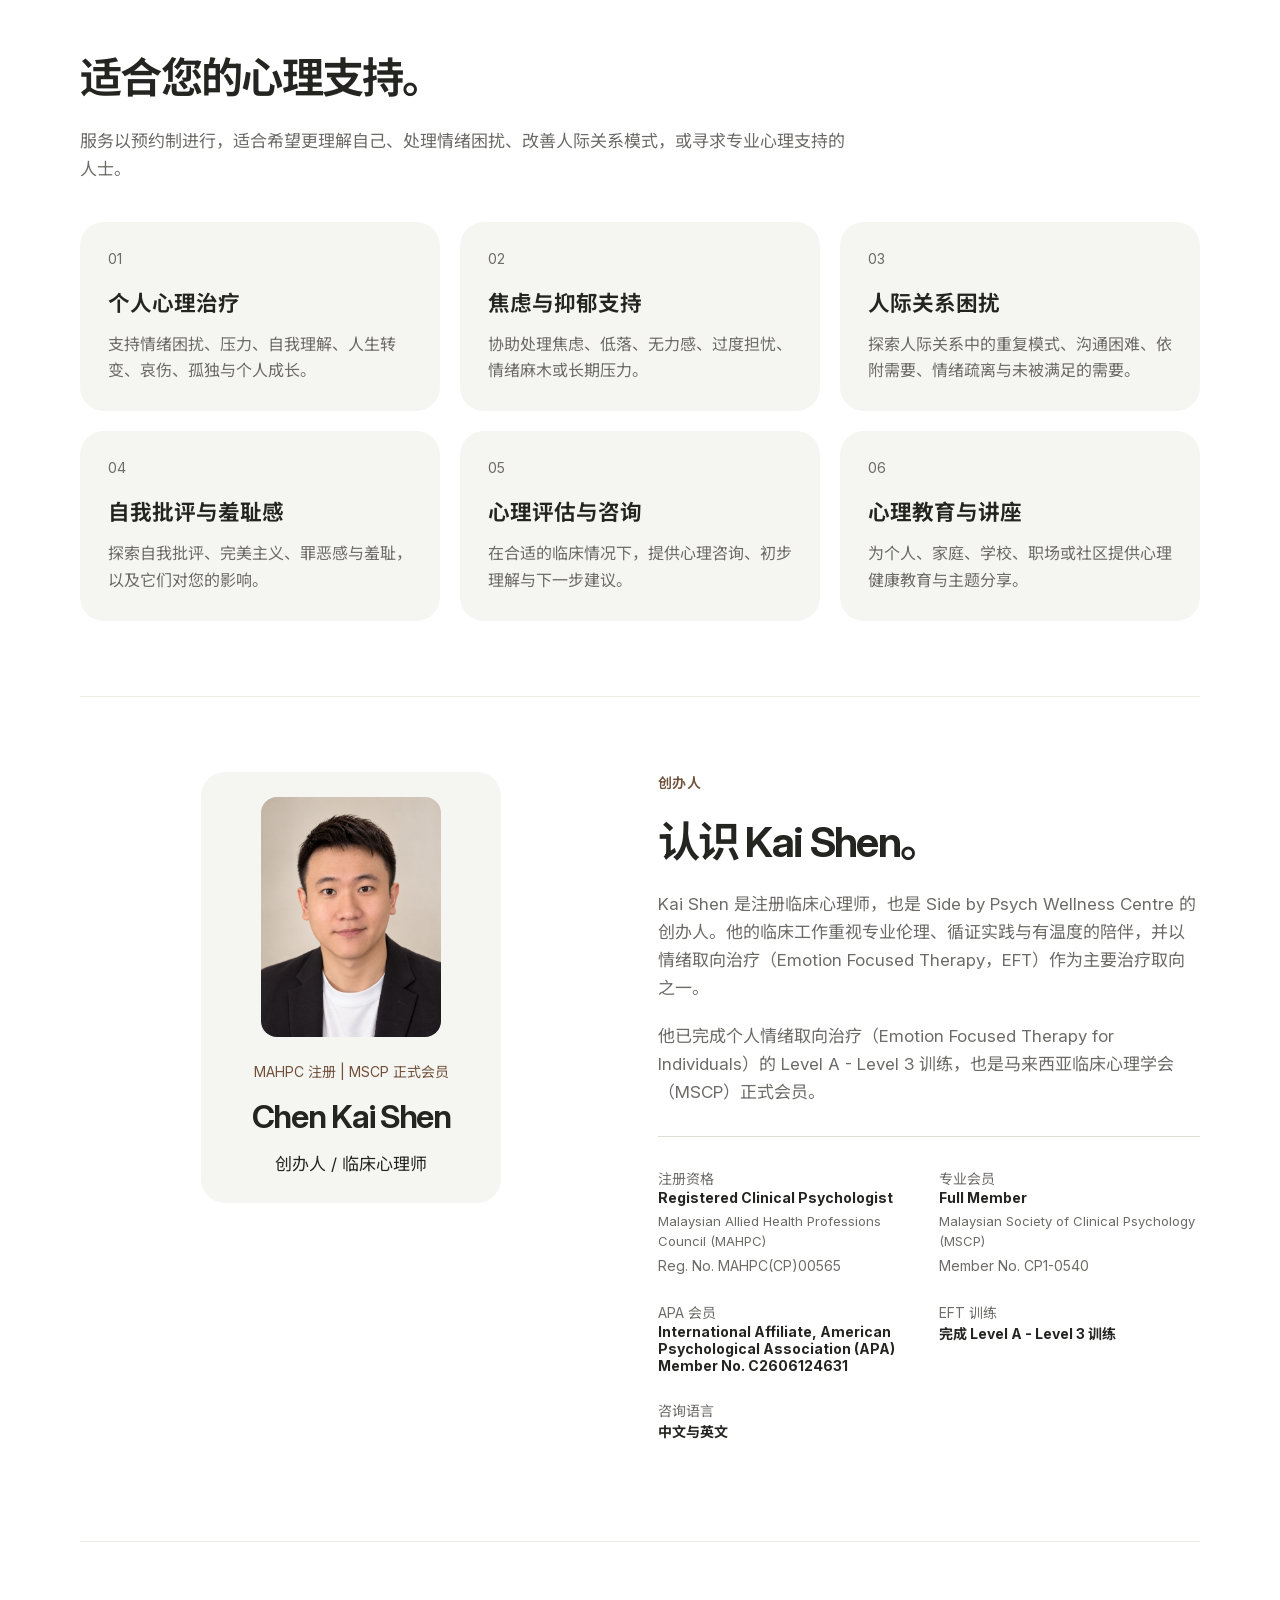
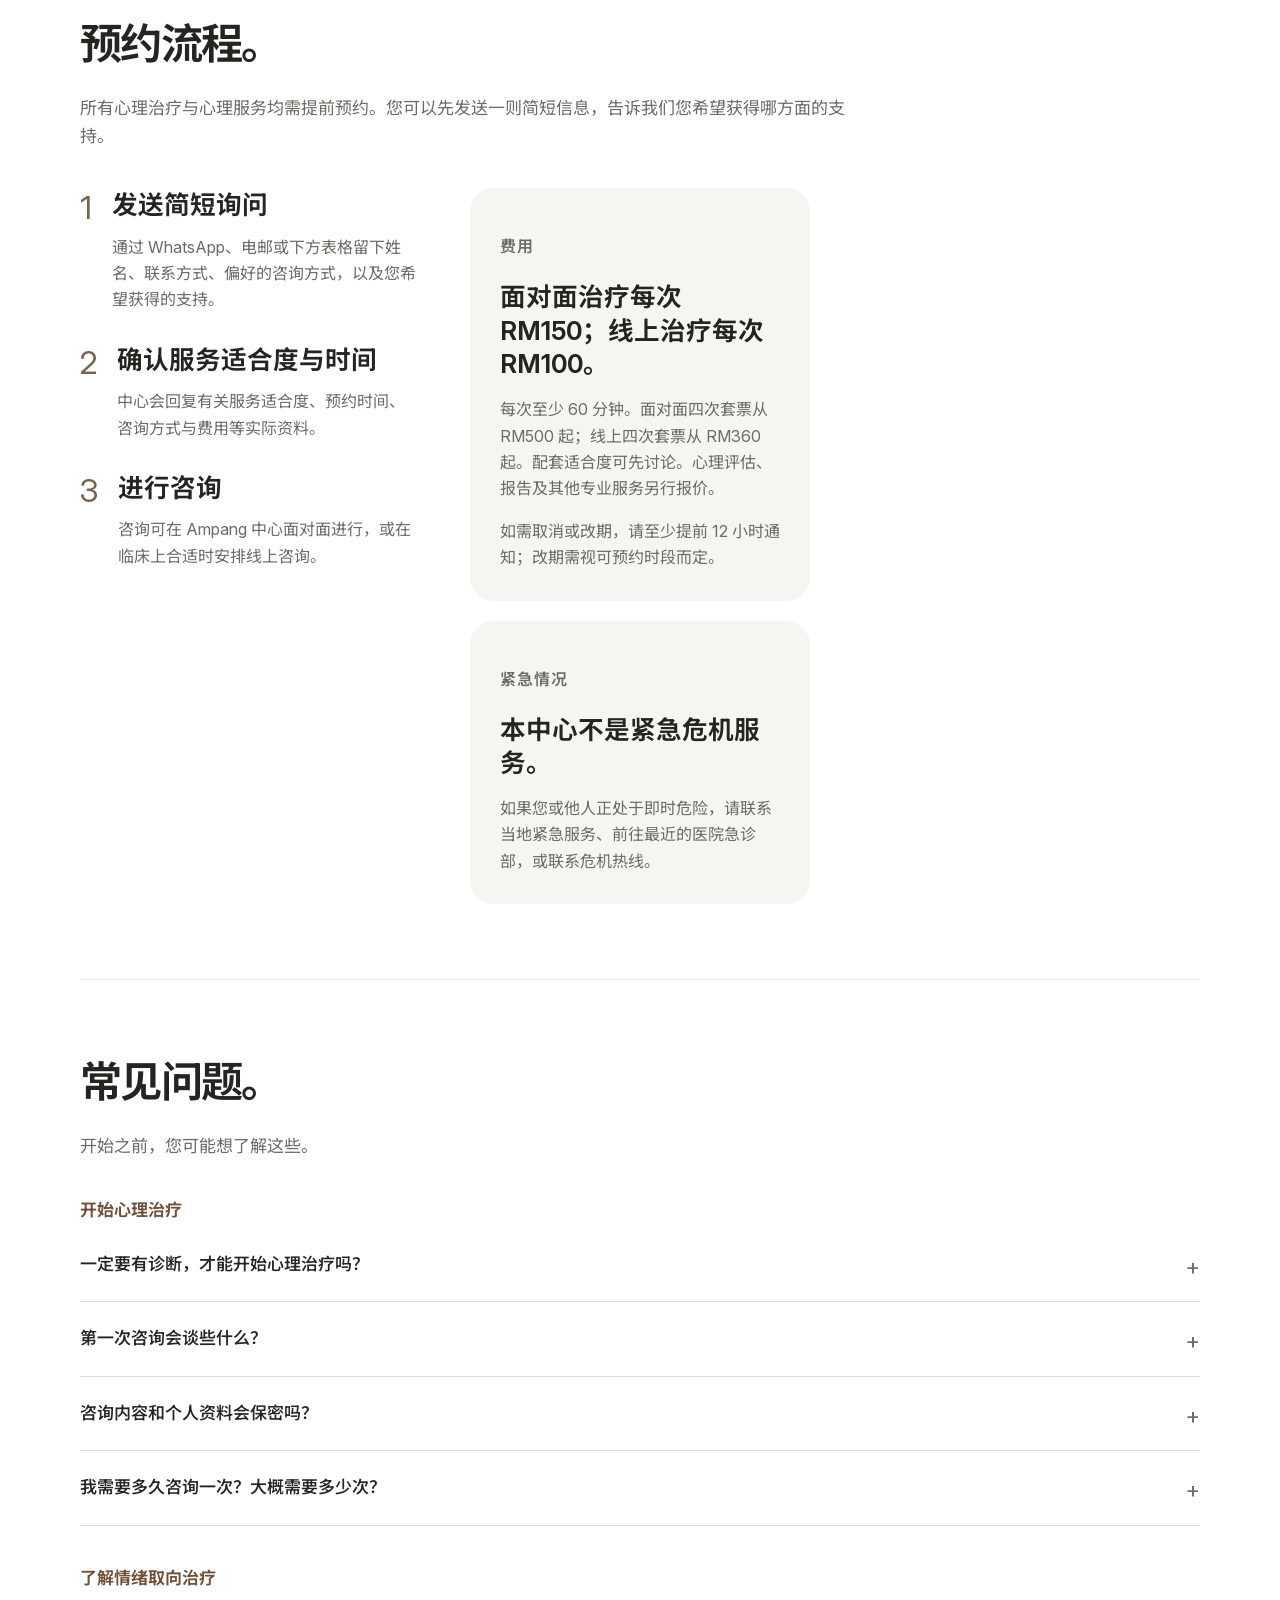
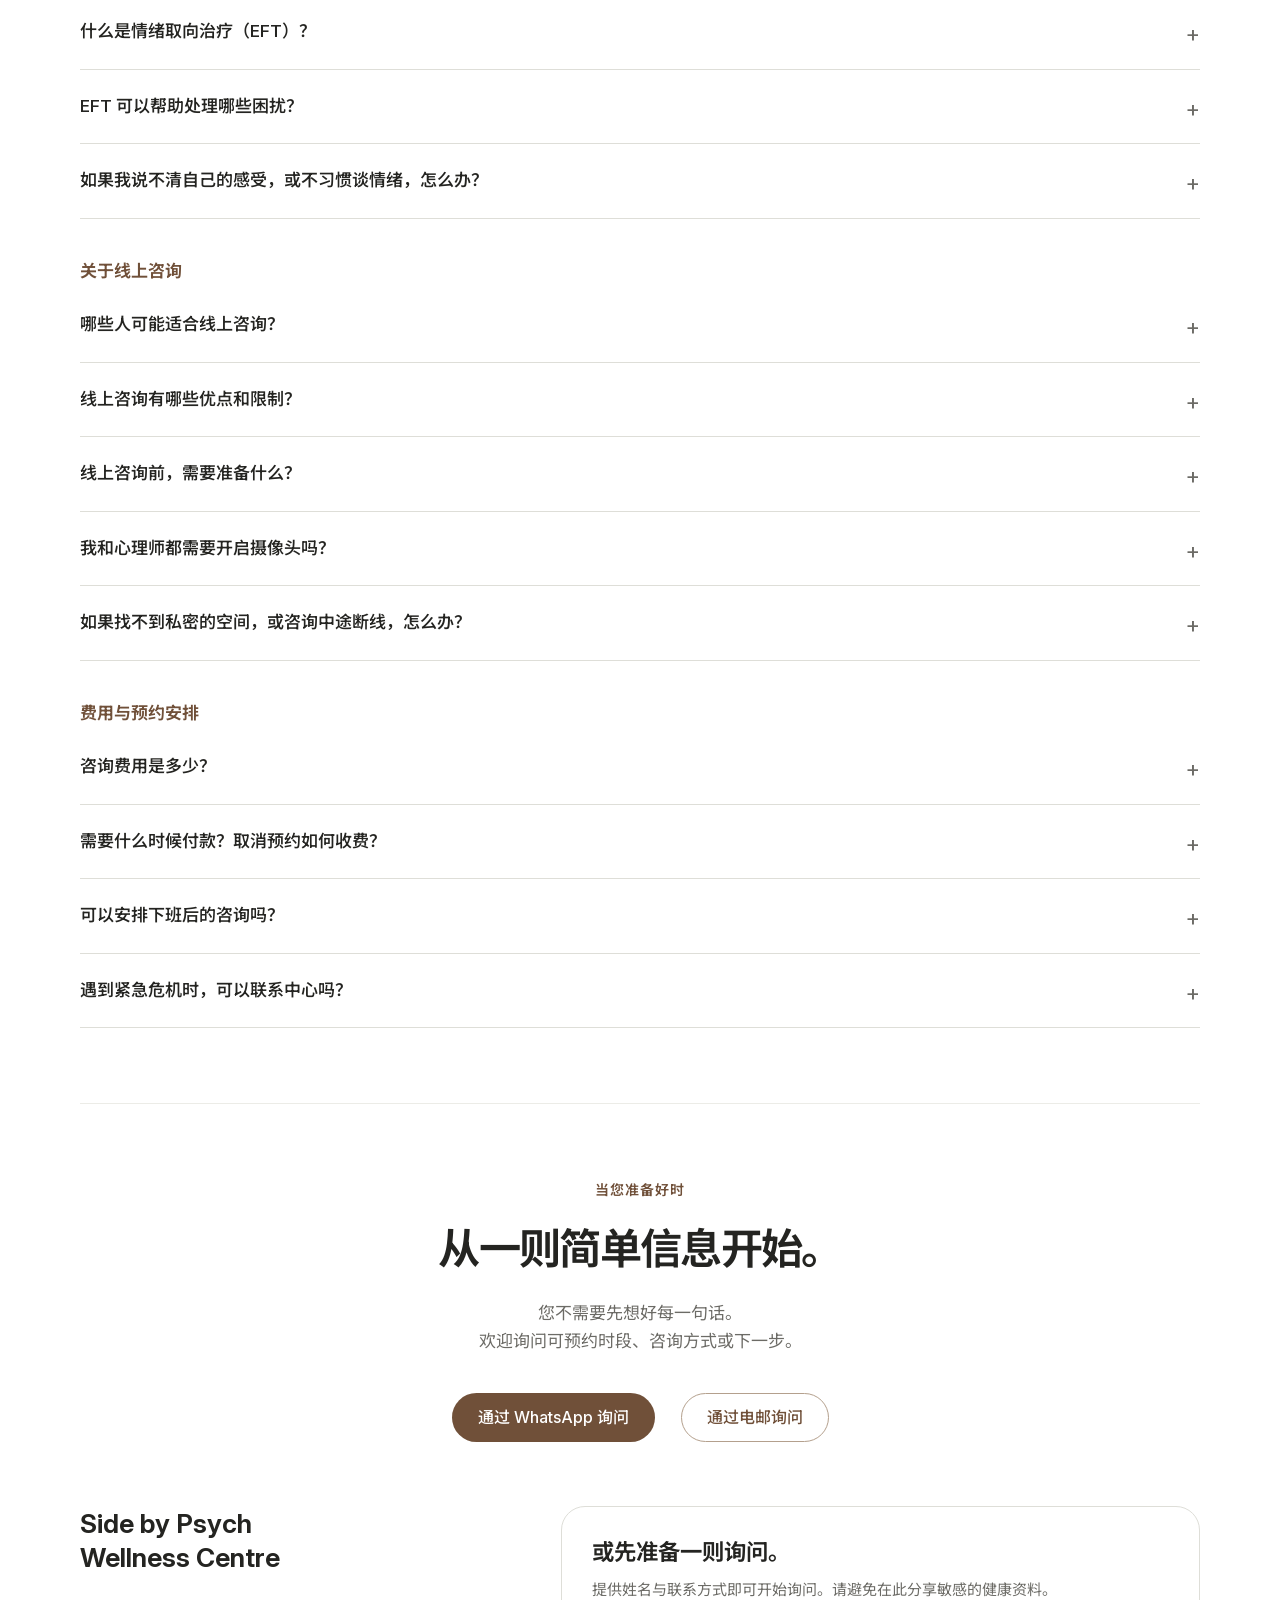
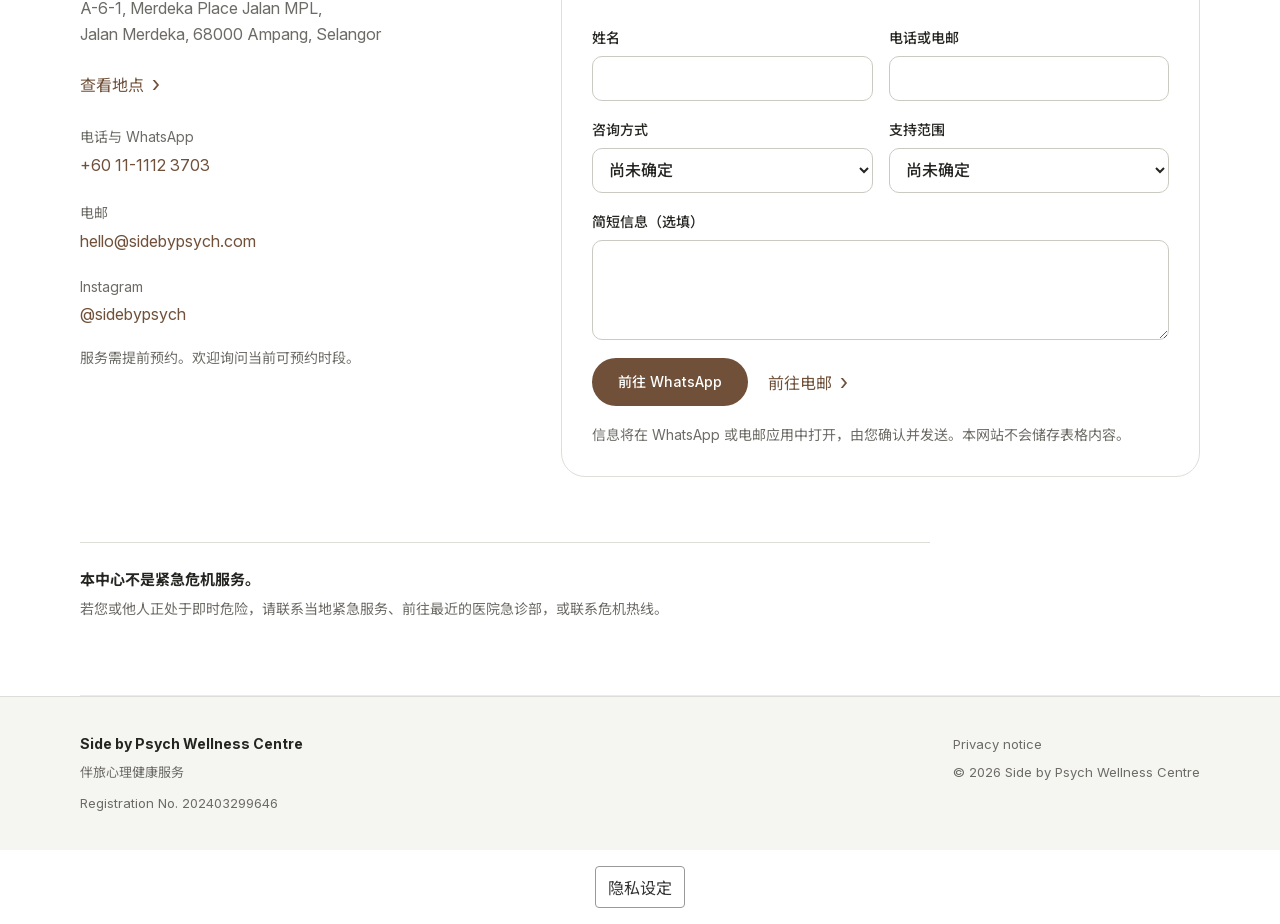
<file: mandarin.html>
<!doctype html>
<html lang="zh-Hans-MY"><head>
  <meta charset="utf-8">
<meta http-equiv="Content-Security-Policy" content="default-src 'self'; script-src 'self' https://www.googletagmanager.com https://www.googleadservices.com https://www.google.com https://www.google.com.my; script-src-attr 'none'; style-src 'self' 'unsafe-inline'; img-src 'self' data: https://www.googletagmanager.com https://www.googleadservices.com https://www.google.com https://www.google.com.my https://*.google-analytics.com https://*.analytics.google.com https://*.g.doubleclick.net https://pagead2.googlesyndication.com https://ad.doubleclick.net; font-src 'self'; connect-src 'self' https://www.googletagmanager.com https://www.googleadservices.com https://www.google.com https://www.google.com.my https://*.google-analytics.com https://*.analytics.google.com https://*.g.doubleclick.net https://pagead2.googlesyndication.com https://ad.doubleclick.net; frame-src https://www.googletagmanager.com; object-src 'none'; base-uri 'none'; form-action 'none'">
<meta name="referrer" content="no-referrer"><meta name="viewport" content="width=device-width, initial-scale=1">
  <meta name="robots" content="index,follow,max-image-preview:large">
  <title>安邦临床心理服务 | 伴旅 Side by Psych</title>
  <meta name="description" content="安邦伴旅心理健康服务：预约制个人心理治疗、情绪取向治疗，以及马来西亚线上心理支持。">
  <link rel="icon" href="assets/favicon-32.png"><link rel="preload" href="assets/fonts/inter-variable.woff2" as="font" type="font/woff2" crossorigin><link rel="stylesheet" href="assets/fonts/brand-fonts.css?v=20261008-inter"><link rel="stylesheet" href="styles.css?v=20261108-security">
  <script src="site.js?v=20261108-security" defer></script><script src="assets/site-analytics.js?v=20261008" data-measurement-id="G-9S9P15LX9G" defer></script>
<link rel="canonical" href="https://sidebypsych.com/mandarin.html"><meta name="theme-color" content="#79634f"><meta property="og:type" content="website"><meta property="og:site_name" content="Side by Psych Wellness Centre"><meta property="og:title" content="安邦临床心理服务 | 伴旅 Side by Psych"><meta property="og:description" content="安邦伴旅心理健康服务：预约制个人心理治疗、情绪取向治疗，以及马来西亚线上心理支持。"><meta property="og:url" content="https://sidebypsych.com/mandarin.html"><meta property="og:image" content="https://sidebypsych.com/assets/room-hero-20261023-angled-v2.jpg"><meta name="twitter:card" content="summary_large_image"><link rel="manifest" href="site.webmanifest"><link rel="alternate" hreflang="en-MY" href="https://sidebypsych.com/"><link rel="alternate" hreflang="zh-Hans-MY" href="https://sidebypsych.com/mandarin.html"><link rel="alternate" hreflang="x-default" href="https://sidebypsych.com/"></head><body><a class="skip-link" href="#main">跳至主要内容</a><header class="site-header">
    <nav class="nav wrap" aria-label="Main navigation">
      <a class="brand" href="index.html" aria-label="Side by Psych home"><img src="assets/logo.jpg" width="36" height="36" alt=""><span>Side by Psych<span class="brand-sub">WELLNESS CENTRE</span></span></a>
      <button class="menu-toggle" aria-expanded="false" aria-controls="nav-links" type="button">菜单</button>
      <div class="nav-links" id="nav-links"><a href="#services">心理服务</a><a href="#founder">认识您的心理师</a><a href="#eft">治疗取向</a><a href="#booking">费用与预约</a><a href="#faq">常见问题</a><a href="/self-check/mandarin.html">心理自测</a><a class="language-link" href="index.html" lang="en">English</a><a class="button button-small" href="#contact">询问服务</a></div>
    </nav>
  </header><main id="main" class="detail-page zh-page"><section class="zh-hero"><p class="eyebrow">伴旅心理健康服务 · 安邦，马来西亚</p><h1>疗愈，<br><span>从陪伴开始。</span></h1><p class="lead">陪您理解情绪，也更理解自己。</p><p>安邦面对面心理治疗，以及马来西亚线上心理支持。</p><div class="actions"><a class="button" href="#contact">询问服务</a><a class="text-link" href="#founder">认识您的临床心理师 <span aria-hidden="true">›</span></a></div><figure><img src="assets/room-hero-20261023-angled-v2.jpg" width="1672" height="941" alt="安邦伴旅心理健康服务的私密咨询室"><figcaption>一个安全的空间。一个有意义的开始。</figcaption></figure></section><section class="section content-section" id="intro">
      <div class="section-heading">
        <h2>从您当下的感受开始。</h2>
        <p>情绪困扰值得被认真对待。我们会在尊重与合作的治疗关系中，了解您的经历、当前处境与反复出现的模式，并探索适合您的支持。</p>
      </div>

      <div class="bilingual-grid">
        <article class="language-card reveal">
          <p class="eyebrow">中文服务</p>
          <h3>可以用您最自在的语言，谈重要的事。</h3>
          <p>有些情绪、家庭经历、人际关系里的伤，或说不清的内在挣扎，用熟悉的语言表达会更贴近自己。咨询可以中文或英文进行。</p>
        </article>
        <article class="language-card reveal">
          <p class="eyebrow">治疗关系</p>
          <h3>安全感是治疗工作的基础。</h3>
          <p>在治疗中，您不需要急着“变好”。我们会先一起理解您目前的状态、情绪背后的意义，以及那些让您感到卡住的内在模式。</p>
        </article>
      </div>
    </section>

    <section class="section photo-section" aria-label="中心环境照片">
      <div class="section-heading">
        <h2>一个安静的空间。留一点时间给自己。</h2>
        <p>以下为中心实景照片，让您在预约前可以先大致了解环境。</p>
      </div>
      <div class="photo-grid">
        <figure class="photo-card featured">
          <img src="assets/room-wide.jpg" alt="伴旅心理健康服务位于安邦的私密心理治疗室" width="1200" height="900" loading="lazy" decoding="async">
          <figcaption class="photo-label">温和、安静的咨询空间</figcaption>
        </figure>
        <figure class="photo-card">
          <img src="assets/tulip-table.jpg" alt="安邦心理治疗空间里的鲜花与桌面细节" width="975" height="1300" loading="lazy" decoding="async">
          <figcaption class="photo-label">让抵达的那一刻，也柔和一点</figcaption>
        </figure>
        <figure class="photo-card">
          <img src="assets/therapy-room.jpg" alt="安静私密、带有温暖木质元素的心理治疗室" width="975" height="1300" loading="lazy" decoding="async">
          <figcaption class="photo-label">需提前预约</figcaption>
        </figure>
      </div>
    </section>

    <section class="section content-section" id="eft">
      <div class="section-heading">
        <h2>理解情绪，也理解情绪背后的需要。</h2>
        <p>情绪取向治疗（EFT）重视情绪、想法、身体感受与个人意义。情绪可以帮助我们了解需要与处境；有些反应也与过去的经历有关，在当前生活中未必仍然有帮助。</p>
      </div>

      <div class="eft-detail">
        <article class="eft-card">
          <p class="eyebrow">Emotion Focused Therapy</p>
          <h3>治疗中会发生什么？</h3>
          <p>咨询可能包括留意身体感受、表达与探索情绪，或在适合时以体验性练习处理内在冲突。我们会一起讨论方式与节奏。</p>
          <p>治疗也会关注情绪调节，以及发展新的情绪体验，例如自我关怀，来帮助转化反复出现的痛苦反应。过程与结果因人而异。</p>
          
        </article>

        <ul class="eft-points">
          <li>
            <strong>可以带来讨论的困扰</strong>
            <span>焦虑、低落、人际关系困扰、孤独、自我批评、羞耻、哀伤或生活转变。是否适合本服务会根据个人情况评估。</span>
          </li>
          <li>
            <strong>治疗节奏如何？</strong>
            <span>临床心理师会跟随您的体验并提供引导。当情绪过于强烈时，也会协助调节。我们会根据您的状态、准备程度与回应调整节奏。</span>
          </li>
          <li>
            <strong>为什么情绪工作重要？</strong>
            <span>有些情绪反应有助于理解当前的需要，有些则反映过去的学习。EFT 会探索这些差异，并结合觉察、调节与情绪转化开展工作。</span>
          </li>
        </ul>

        
      </div>
    </section>

    <section class="section content-section" id="services">
      <div class="section-heading">
        <h2>适合您的心理支持。</h2>
        <p>服务以预约制进行，适合希望更理解自己、处理情绪困扰、改善人际关系模式，或寻求专业心理支持的人士。</p>
      </div>

      <div class="services">
        <article class="service">
          <span class="number">01</span>
          <h3>个人心理治疗</h3>
          <p>支持情绪困扰、压力、自我理解、人生转变、哀伤、孤独与个人成长。</p>
        </article>
        <article class="service">
          <span class="number">02</span>
          <h3>焦虑与抑郁支持</h3>
          <p>协助处理焦虑、低落、无力感、过度担忧、情绪麻木或长期压力。</p>
        </article>
        <article class="service">
          <span class="number">03</span>
          <h3>人际关系困扰</h3>
          <p>探索人际关系中的重复模式、沟通困难、依附需要、情绪疏离与未被满足的需要。</p>
        </article>
        <article class="service">
          <span class="number">04</span>
          <h3>自我批评与羞耻感</h3>
          <p>探索自我批评、完美主义、罪恶感与羞耻，以及它们对您的影响。</p>
        </article>
        <article class="service">
          <span class="number">05</span>
          <h3>心理评估与咨询</h3>
          <p>在合适的临床情况下，提供心理咨询、初步理解与下一步建议。</p>
        </article>
        <article class="service">
          <span class="number">06</span>
          <h3>心理教育与讲座</h3>
          <p>为个人、家庭、学校、职场或社区提供心理健康教育与主题分享。</p>
        </article>
      </div>
    </section>

    <section class="section content-section" id="founder">
      <div class="founder">
        <aside class="founder-card" aria-label="创办人简介"><img src="assets/kai-shen-headshot.jpg" width="1086" height="1448" loading="lazy" alt="创办人及临床心理师 Chen Kai Shen">
          <span class="founder-badge">MAHPC 注册 | MSCP 正式会员</span>
          <h2>Chen Kai Shen</h2>
          <p>创办人 / 临床心理师</p>
        </aside>

        <div class="founder-copy">
          <p class="eyebrow">创办人</p>
          <h2>认识 Kai Shen。</h2>
          <p class="lead">Kai Shen 是注册临床心理师，也是 Side by Psych Wellness Centre 的创办人。他的临床工作重视专业伦理、循证实践与有温度的陪伴，并以情绪取向治疗（Emotion Focused Therapy，EFT）作为主要治疗取向之一。</p>
          <p>他已完成个人情绪取向治疗（Emotion Focused Therapy for Individuals）的 Level A - Level 3 训练，也是马来西亚临床心理学会（MSCP）正式会员。</p>

          <div class="credentials" aria-label="专业资格">
            <div class="credential">
              <span>注册资格</span>
              <strong>Registered Clinical Psychologist</strong>
              <span class="credential-org">Malaysian Allied Health Professions Council (MAHPC)</span>
              <span class="credential-number">Reg. No. MAHPC(CP)00565</span>
            </div>
            <div class="credential">
              <span>专业会员</span>
              <strong>Full Member</strong>
              <span class="credential-org">Malaysian Society of Clinical Psychology (MSCP)</span>
              <span class="credential-number">Member No. CP1-0540</span>
            </div>
            <div class="credential"><span>APA 会员</span><strong>International Affiliate, American Psychological Association (APA)<br>Member No. C2606124631</strong></div>
            <div class="credential">
              <span>EFT 训练</span>
              <strong>完成 Level A - Level 3 训练</strong>
            </div>
            <div class="credential">
              <span>咨询语言</span>
              <strong>中文与英文</strong>
            </div>
          </div>
          
        </div>
      </div>
    </section>

    <section class="section content-section" id="booking">
      <div class="section-heading">
        <h2>预约流程。</h2>
        <p>所有心理治疗与心理服务均需提前预约。您可以先发送一则简短信息，告诉我们您希望获得哪方面的支持。</p>
      </div>

      <div class="booking-grid">
        <div class="booking-card">
          <article class="booking-step">
            <span>1</span>
            <div>
              <h3>发送简短询问</h3>
              <p>通过 WhatsApp、电邮或下方表格留下姓名、联系方式、偏好的咨询方式，以及您希望获得的支持。</p>
            </div>
          </article>
          <article class="booking-step">
            <span>2</span>
            <div>
              <h3>确认服务适合度与时间</h3>
              <p>中心会回复有关服务适合度、预约时间、咨询方式与费用等实际资料。</p>
            </div>
          </article>
          <article class="booking-step">
            <span>3</span>
            <div>
              <h3>进行咨询</h3>
              <p>咨询可在 Ampang 中心面对面进行，或在临床上合适时安排线上咨询。</p>
            </div>
          </article>
        </div>

        <div>
          <article class="notice-card">
            <p class="eyebrow">费用</p>
            <h3>面对面治疗每次 RM150；线上治疗每次 RM100。</h3>
            <p>每次至少 60 分钟。面对面四次套票从 RM500 起；线上四次套票从 RM360 起。配套适合度可先讨论。心理评估、报告及其他专业服务另行报价。</p>
            <p>如需取消或改期，请至少提前 12 小时通知；改期需视可预约时段而定。</p>
          </article>
          <article class="notice-card">
            <p class="eyebrow">紧急情况</p>
            <h3>本中心不是紧急危机服务。</h3>
            <p>如果您或他人正处于即时危险，请联系当地紧急服务、前往最近的医院急诊部，或联系危机热线。</p>
          </article>
        </div>
      </div>
    </section>

    <section class="section content-section" id="faq"><div class="section-heading"><h2>常见问题。</h2><p>开始之前，您可能想了解这些。</p></div><div class="faq-list">
<div class="faq-group" role="group" aria-labelledby="faq-group-starting">
<h3 class="faq-group-title" id="faq-group-starting">开始心理治疗</h3>
<details class="faq-item" id="diagnosis"><summary>一定要有诊断，才能开始心理治疗吗？</summary><p>不需要。许多人寻求心理支持，是因为感到焦虑、低落、压力太大，经常自我批评，或觉得自己卡住了，却说不清原因。</p><p>即使没有诊断，您也可以为了更了解自己、处理人际关系中的困扰，或面对生活中的变化而寻求支持。</p></details>
<details class="faq-item" id="first-session"><summary>第一次咨询会谈些什么？</summary><p>第一次咨询主要是彼此认识。心理师会了解您寻求支持的原因、目前面对的困扰，以及您希望通过治疗带来哪些改变。</p><p>我们也会说明治疗方式与保密原则，回答您的疑问，并一起讨论接下来的安排。</p><p>您不需要事先想好该怎么说，也不需要在第一次咨询时就说完所有经历。</p></details>
<details class="faq-item" id="confidentiality"><summary>咨询内容和个人资料会保密吗？</summary><p>保护您的隐私是治疗工作的重要部分。未经您的同意，我们通常不会向家人、伴侣、雇主或其他人透露您的咨询资料。</p><p>不过，保密原则也有专业伦理与法律上的限制，例如某些涉及严重安全风险或法律要求的情况。心理师会在治疗开始时说明这些限制，以及您的资料会如何处理。在可行且适当的情况下，若有必要披露资料，也会先与您讨论。</p><p>无论在预约前或治疗过程中，您都可以提出有关隐私的疑问。</p></details>
<details class="faq-item" id="therapy-frequency"><summary>我需要多久咨询一次？大概需要多少次？</summary><p>每个人适合的咨询频率与次数都不一样。我们会根据您的困扰、治疗目标、实际情况与进展，一起讨论初步安排，并在过程中回顾是否需要继续或调整。</p><p>四次咨询配套是一种付费选择，并不代表治疗必须在四次内完成。</p></details>
</div>
<div class="faq-group" role="group" aria-labelledby="faq-group-eft">
<h3 class="faq-group-title" id="faq-group-eft">了解情绪取向治疗</h3>
<details class="faq-item" id="what-is-eft"><summary>什么是情绪取向治疗（EFT）？</summary><p>情绪取向治疗（Emotion Focused Therapy，简称 EFT）帮助您理解自己的情绪，并逐步处理那些反复带来痛苦、让您感到难以前进的感受。</p><p>在心理师的陪伴与引导下，您可以探索这些感受与自身需要之间的关系，并学习以更有帮助的方式对待自己、回应他人。</p><p>治疗不只是谈论情绪，也包括留意和体验情绪、学习调节，以及在治疗过程中逐步形成新的情绪体验和回应方式。</p></details>
<details class="faq-item" id="eft-concerns"><summary>EFT 可以帮助处理哪些困扰？</summary><p>EFT 可能有助于处理抑郁、焦虑、痛苦经历带来的困扰、自我价值感低落、内心的矛盾，以及关系中尚未释怀的感受。</p><p>是否适合您，需要考虑您的需要、偏好与目前的情况。有时，我们会先帮助您稳定情绪、获得所需的支持，再逐步探索较深层的感受。</p></details>
<details class="faq-item" id="talking-about-feelings"><summary>如果我说不清自己的感受，或不习惯谈情绪，怎么办？</summary><p>您不需要一开始就清楚知道自己有什么感受，也不需要很擅长表达。心理师会陪您慢慢梳理经历，帮助您找到贴近自己感受的说法。如果您对为什么要谈情绪有疑问，也可以直接提出。</p><p>如果某个话题让您难以开口，您可以告诉心理师、提出暂停，或说明自己还没准备好谈这部分。</p></details>
</div>
<div class="faq-group" role="group" aria-labelledby="faq-group-online">
<h3 class="faq-group-title" id="faq-group-online">关于线上咨询</h3>
<details class="faq-item" id="online-suitability"><summary>哪些人可能适合线上咨询？</summary><p>如果您住得较远、不方便出门，或觉得待在熟悉的环境里比较自在，线上咨询可能是一个合适的选择。有些有社交焦虑的人，也可能觉得通过视频开始对话比较容易。</p><p>是否适合线上咨询，仍需考虑您的需要、偏好，以及能否找到一个私密、不受打扰的空间。</p></details>
<details class="faq-item" id="online-benefits-limitations"><summary>线上咨询有哪些优点和限制？</summary><p>线上咨询可以省去往返的时间，让您在熟悉的环境中参加会谈。不过，有些人会觉得隔着屏幕不如面对面自在，也比较难感受到与心理师之间的连结。网络问题或周围的打扰，也可能影响咨询。</p><p>您需要稳定的网络，以及安静、私密的空间。某些治疗练习也需要提前准备。如果您在视频会谈中较难投入，或觉得不容易与心理师交流感受，面对面咨询可能更适合您。</p></details>
<details class="faq-item" id="online-session-setup"><summary>线上咨询前，需要准备什么？</summary><p>提前做好一些准备，可以帮助您更安心、专注地参与咨询：</p><ul class="online-session-checklist"><li><strong>安全、安静且私密的空间：</strong>让您可以自在说话，不被打断，也不担心谈话被旁人听见。请提前告知身边的人不要进入，并避免让他人看见您的屏幕。</li><li><strong>稳定的网络：</strong>尽量使用可靠的私人网络，避免公共 Wi-Fi。</li><li><strong>可以正常使用的设备：</strong>准备电量充足的电脑、平板或手机，事先测试摄像头、麦克风、扬声器或耳机，并将设备放稳。</li><li><strong>舒适的会谈环境：</strong>座位舒适、脸部光线清晰，并关闭不必要的通知。</li></ul><p>心理师同样会在私密、安静的空间进行咨询。耳机有助于保护隐私和改善音质，但无法防止身边的人听见您说话。</p></details>
<details class="faq-item" id="online-session-cameras"><summary>我和心理师都需要开启摄像头吗？</summary><p>需要。Side by Psych 的线上咨询要求您与心理师在会谈期间都开启摄像头，让双方能够清楚看见彼此。</p><p>请调整摄像头的位置，让脸部清晰可见，并尽量让光线从前方照来，避免背对明亮的窗户。</p><p>如果使用摄像头有困难，或让您感到顾虑，请在预约前告诉我们，以便一起讨论合适的安排。</p></details>
<details class="faq-item" id="online-session-privacy"><summary>如果找不到私密的空间，或咨询中途断线，怎么办？</summary><p>如果您可能被打断、担心旁人听见谈话，或网络不够稳定，请在预约前告诉我们。我们可以一起讨论是否换个时间、寻找更私密的地点，或安排面对面咨询。</p><p>开始前，请先与心理师约定备用联系方式。如果有人进入房间，或您觉得无法安心继续谈话，请先暂停并告知心理师。若中途断线，请通过约定的方式联系，再一起决定接下来的安排。</p></details>
</div>
<div class="faq-group" role="group" aria-labelledby="faq-group-practical">
<h3 class="faq-group-title" id="faq-group-practical">费用与预约安排</h3>
<details class="faq-item" id="session-fees"><summary>咨询费用是多少？</summary><p>我们希望让更多人负担得起专业心理支持，同时清楚说明各项费用：</p><ul class="faq-answer-list"><li><strong>面对面个人心理治疗：</strong>每次 RM150。</li><li><strong>线上个人心理治疗：</strong>每次 RM100。</li></ul><p><strong>首次咨询会包含初谈，了解您的基本情况与求助原因，通常需要 90 分钟或更长时间，仍按上述单次费用收费。</strong> 不另收初谈费，也不会因首次咨询时间较长而加收费用。</p><p>后续每次咨询至少 60 分钟。四次咨询配套，面对面从 RM500 起，线上从 RM360 起。</p><p>另外安排的心理评估、报告及其他专业服务会另行报价，并在您决定接受服务前说明费用，让您安心考虑。</p></details>
<details class="faq-item" id="payment-cancellation"><summary>需要什么时候付款？取消预约如何收费？</summary><p>请在预约时间至少 <strong>24 小时前</strong>，直接向 Side by Psych Wellness Centre 付款，并通过 WhatsApp 将付款凭证发送至中心的业务号码 <a href="https://wa.me/601111123703" target="_blank" rel="noopener noreferrer"><strong>+60 11-1112 3703</strong></a>。</p><p>如需取消预约，请至少提前 <strong>12 小时</strong>通知我们。若通知时间不足 12 小时，将收取该次咨询的<strong>全额费用</strong>。</p><p>如使用预付咨询配套，此类取消预约将扣除一次咨询次数，不另收取消费用。</p></details>
<details class="faq-item" id="evening-appointments"><summary>可以安排下班后的咨询吗？</summary><p>可以。安邦中心提供晚间面对面咨询，最晚至晚上 10 点，实际安排需视可预约时段而定。</p><p>所有咨询均需提前预约。欢迎联系我们，一起确认合适的时间。</p></details>
<details class="faq-item" id="crisis-support"><summary>遇到紧急危机时，可以联系中心吗？</summary><p>本中心不提供紧急危机服务。如果您或他人正处于危险之中，需要立即协助，请联系当地紧急服务、前往最近的医院急诊部，或联系合适的危机援助热线。</p></details>
</div>
</div></section>

    <section class="section contact-section" id="contact"><div class="wrap"><div class="section-heading center"><p class="eyebrow">当您准备好时</p><h2>从一则简单信息开始。</h2><p>您不需要先想好每一句话。<br>欢迎询问可预约时段、咨询方式或下一步。</p></div><div class="actions"><a class="button" href="https://wa.me/601111123703" target="_blank" rel="noopener noreferrer">通过 WhatsApp 询问</a><a class="button button-outline" href="mailto:hello@sidebypsych.com">通过电邮询问</a></div><div class="contact-grid"><div class="contact-info"><h3>Side by Psych<br>Wellness Centre</h3><p>A-6-1, Merdeka Place Jalan MPL,<br>Jalan Merdeka, 68000 Ampang, Selangor</p><a class="text-link plain-button" href="https://www.google.com/maps/search/?api=1&amp;query=A-6-1%2C%20Merdeka%20Place%20Jalan%20MPL%2C%20Jalan%20Merdeka%2C%2068000%20Ampang%2C%20Selangor" target="_blank" rel="noopener noreferrer">查看地点 <span aria-hidden="true">›</span></a><div class="contact-line"><span>电话与 WhatsApp</span><a class="plain-button" href="tel:+601111123703">+60 11-1112 3703</a></div><div class="contact-line"><span>电邮</span><a class="plain-button" href="mailto:hello@sidebypsych.com">hello@sidebypsych.com</a></div><div class="contact-line"><span>Instagram</span><a class="plain-button" href="https://www.instagram.com/sidebypsych/" target="_blank" rel="noopener noreferrer">@sidebypsych</a></div><p class="contact-small">服务需提前预约。欢迎询问当前可预约时段。</p></div><form id="enquiry-form" class="enquiry-form"><h3>或先准备一则询问。</h3><p>提供姓名与联系方式即可开始询问。请避免在此分享敏感的健康资料。</p><p id="enquiry-unavailable" class="form-note" role="status">表格暂时无法使用时，请通过上方的 WhatsApp 或电邮链接联系我们。</p><fieldset id="enquiry-fields" disabled><div class="form-row"><label>姓名<input name="name" autocomplete="name" required maxlength="100"></label><label>电话或电邮<input name="contact" autocomplete="off" required maxlength="150"></label></div><div class="form-row"><label>咨询方式<select name="mode"><option>面对面</option><option>线上</option><option selected>尚未确定</option></select></label><label>支持范围<select name="area"><option>个人心理治疗</option><option>焦虑或抑郁支持</option><option>人际关系困扰</option><option>心理评估</option><option>讲座或心理教育</option><option selected>尚未确定</option></select></label></div><label>简短信息（选填）<textarea name="message" rows="3" maxlength="1500"></textarea></label><div class="form-actions"><button class="button" type="submit" name="channel" value="whatsapp">前往 WhatsApp</button><button class="text-link plain-button" type="submit" name="channel" value="email">前往电邮 <span aria-hidden="true">›</span></button></div></fieldset><p class="form-note">信息将在 WhatsApp 或电邮应用中打开，由您确认并发送。本网站不会储存表格内容。</p></form></div><div class="crisis-note"><strong>本中心不是紧急危机服务。</strong><p>若您或他人正处于即时危险，请联系当地紧急服务、前往最近的医院急诊部，或联系危机热线。</p></div></div></section></main><footer class="site-footer"><div class="wrap footer-inner"><div><strong>Side by Psych Wellness Centre</strong><p>伴旅心理健康服务</p><p>Registration No. 202403299646</p></div><div><a href="privacy.html">Privacy notice</a><p>© <span id="year">2026</span> Side by Psych Wellness Centre</p></div></div></footer></body></html>
</file>
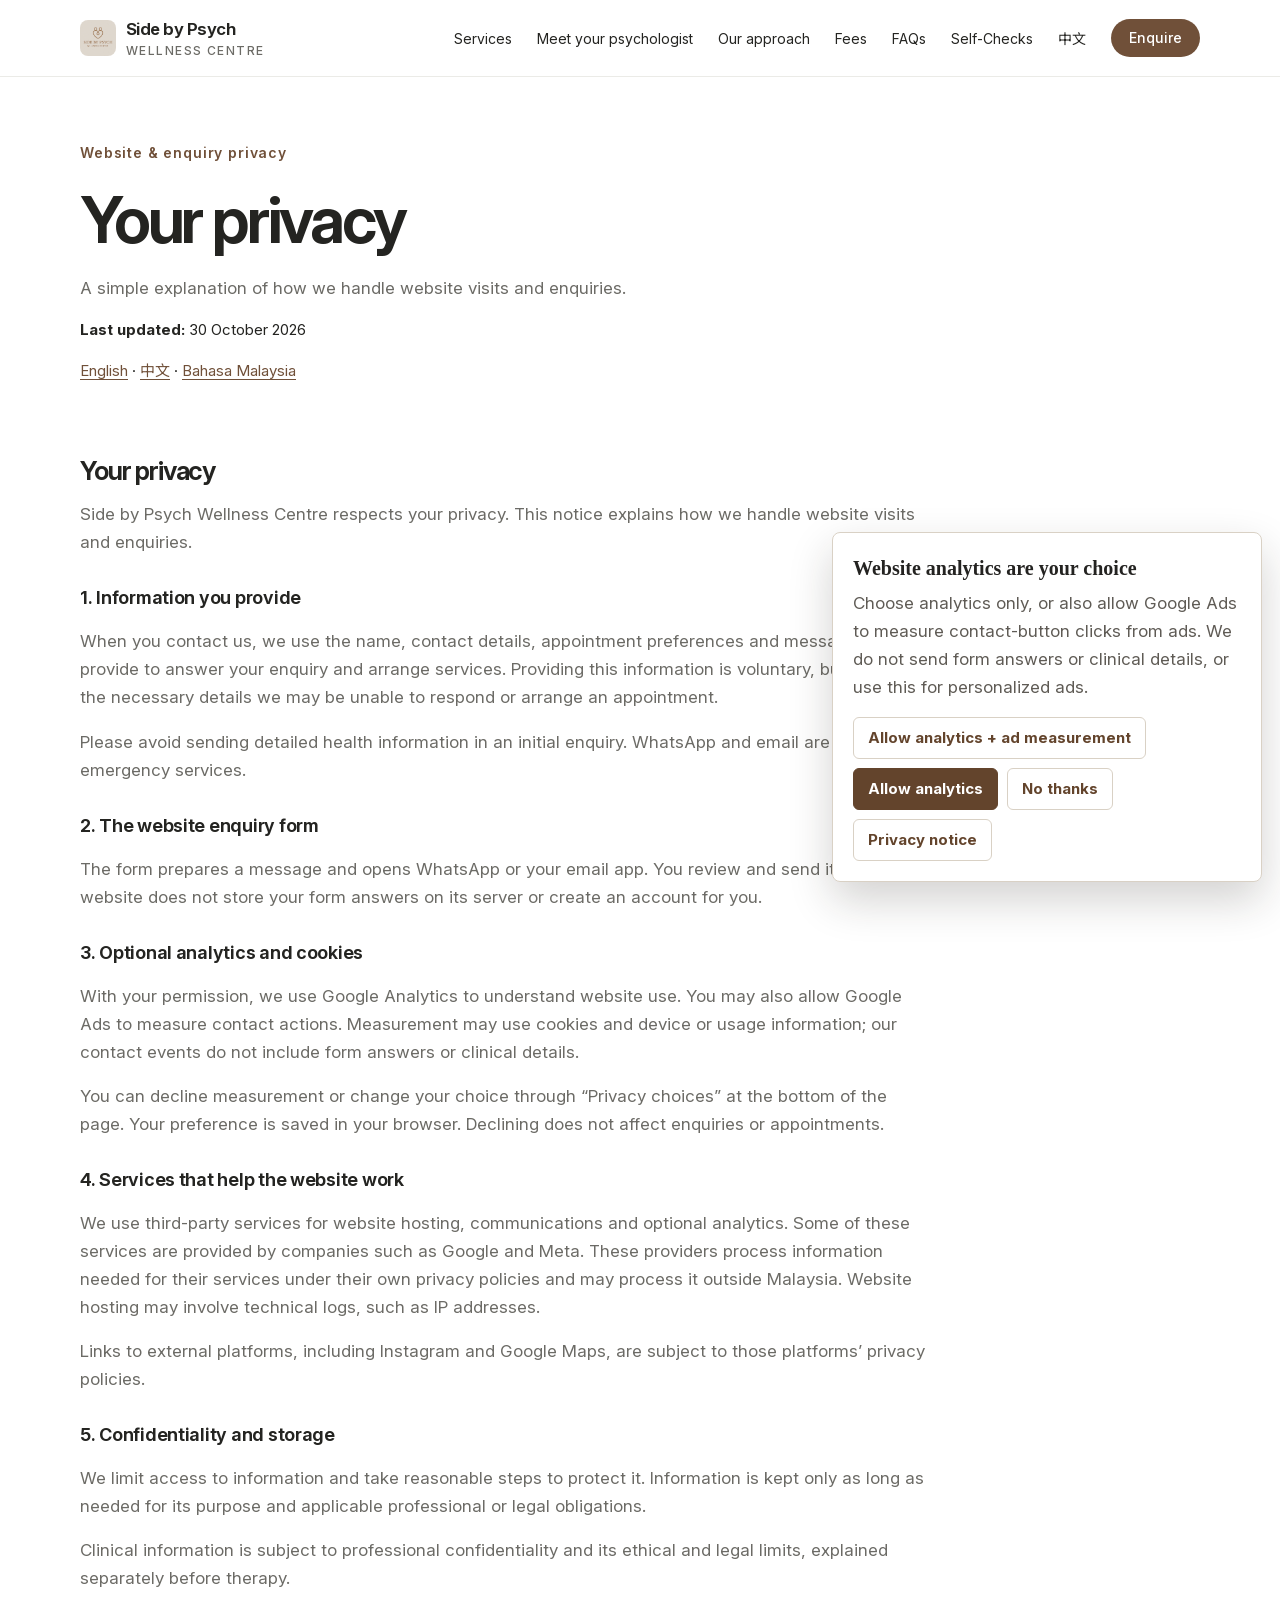
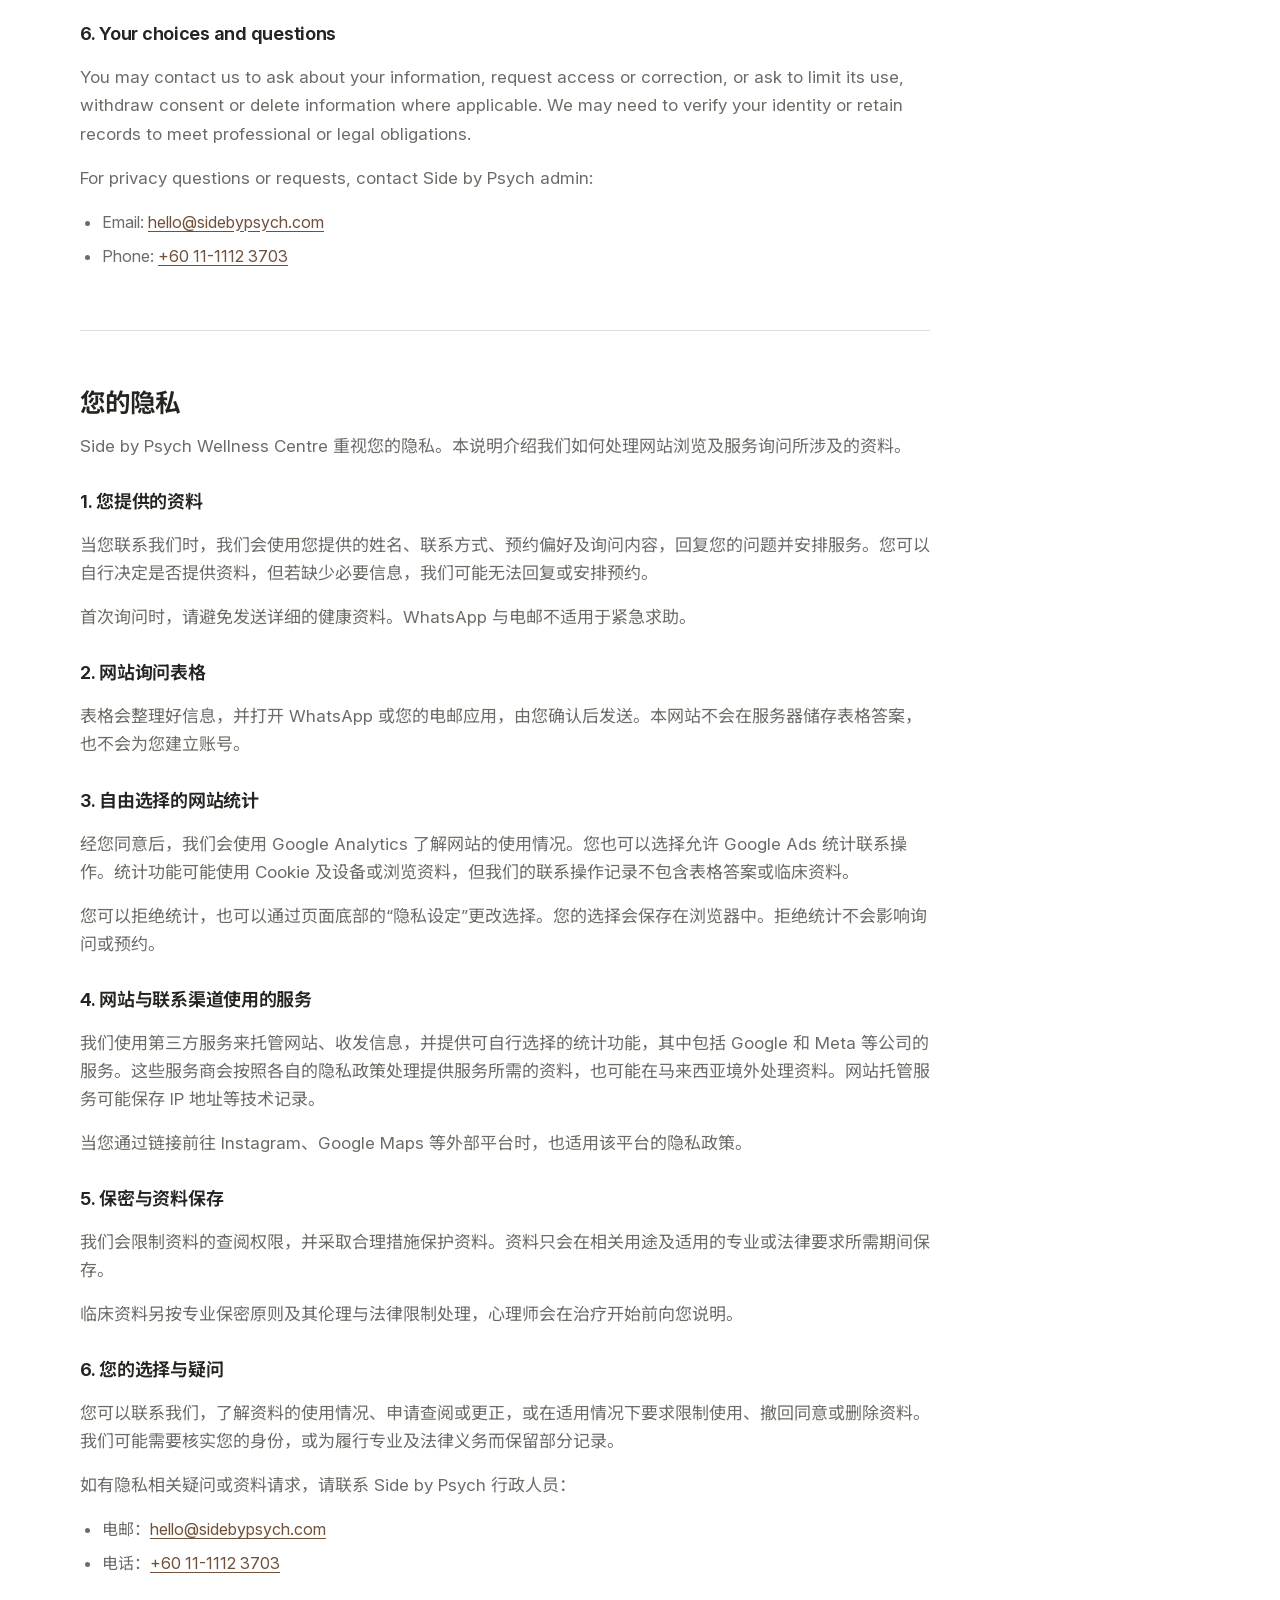
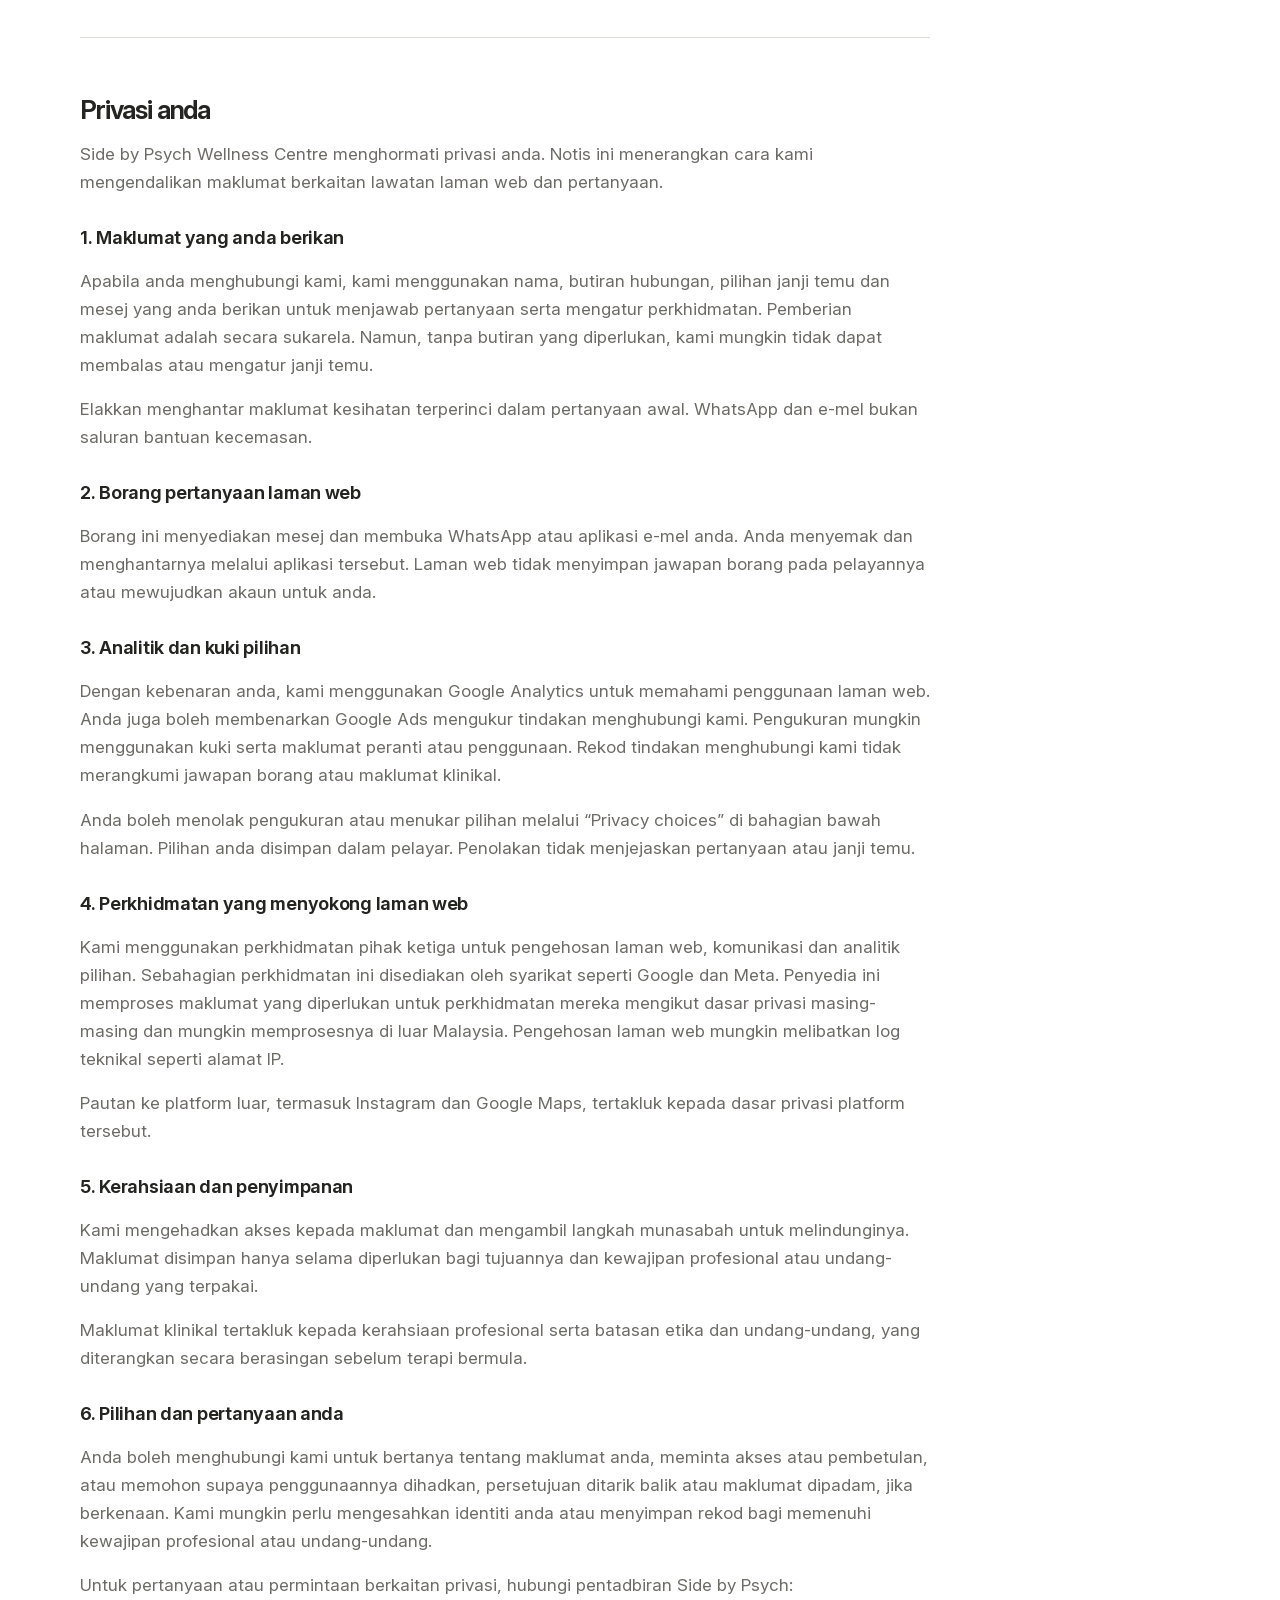
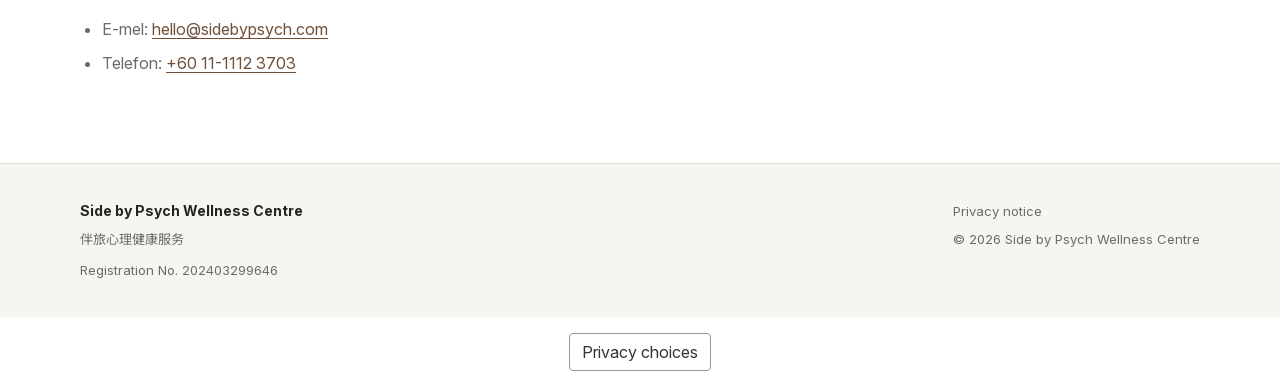
<file: privacy.html>
<!doctype html>
<html lang="en-MY">
<head>
  <meta charset="utf-8">
<meta http-equiv="Content-Security-Policy" content="default-src 'self'; script-src 'self' https://www.googletagmanager.com https://www.googleadservices.com https://www.google.com https://www.google.com.my; script-src-attr 'none'; style-src 'self' 'unsafe-inline'; img-src 'self' data: https://www.googletagmanager.com https://www.googleadservices.com https://www.google.com https://www.google.com.my https://*.google-analytics.com https://*.analytics.google.com https://*.g.doubleclick.net https://pagead2.googlesyndication.com https://ad.doubleclick.net; font-src 'self'; connect-src 'self' https://www.googletagmanager.com https://www.googleadservices.com https://www.google.com https://www.google.com.my https://*.google-analytics.com https://*.analytics.google.com https://*.g.doubleclick.net https://pagead2.googlesyndication.com https://ad.doubleclick.net; frame-src https://www.googletagmanager.com; object-src 'none'; base-uri 'none'; form-action 'none'">
<meta name="referrer" content="no-referrer"><meta name="viewport" content="width=device-width, initial-scale=1">
  <meta name="robots" content="index,follow,max-image-preview:large">
  <title>Privacy Notice | Side by Psych</title>
  <meta name="description" content="How Side by Psych handles website visits, enquiries and your privacy choices.">
  <link rel="icon" href="assets/favicon-32.png"><link rel="preload" href="assets/fonts/inter-variable.woff2" as="font" type="font/woff2" crossorigin><link rel="stylesheet" href="assets/fonts/brand-fonts.css?v=20261008-inter"><link rel="stylesheet" href="styles.css?v=20261108-security">
  <script src="site.js?v=20261108-security" defer></script><script src="assets/site-analytics.js?v=20261008" data-measurement-id="G-9S9P15LX9G" defer></script>
<link rel="canonical" href="https://sidebypsych.com/privacy.html"><meta name="theme-color" content="#79634f"><meta property="og:type" content="website"><meta property="og:site_name" content="Side by Psych Wellness Centre"><meta property="og:title" content="Privacy Notice | Side by Psych"><meta property="og:description" content="How Side by Psych handles website visits, enquiries and your privacy choices."><meta property="og:url" content="https://sidebypsych.com/privacy.html"><meta property="og:image" content="https://sidebypsych.com/assets/hero-room.jpg"><meta name="twitter:card" content="summary_large_image"><link rel="manifest" href="site.webmanifest"></head>
<body>
<a class="skip-link" href="#main">Skip to content</a><header class="site-header">
    <nav class="nav wrap" aria-label="Main navigation">
      <a class="brand" href="index.html" aria-label="Side by Psych home"><img src="assets/logo.jpg" width="36" height="36" alt=""><span>Side by Psych<span class="brand-sub">WELLNESS CENTRE</span></span></a>
      <button class="menu-toggle" aria-expanded="false" aria-controls="nav-links" type="button">Menu</button>
      <div class="nav-links" id="nav-links"><a href="index.html#services">Services</a><a href="index.html#founder">Meet your psychologist</a><a href="emotion-focused-therapy-malaysia.html">Our approach</a><a href="index.html#fees">Fees</a><a href="index.html#faq">FAQs</a><a href="/self-check/">Self-Checks</a><a class="language-link" href="mandarin.html" lang="zh-Hans">中文</a><a class="button button-small" href="index.html#contact">Enquire</a></div>
    </nav>
  </header><main id="main" class="detail-page"><section class="privacy-shell"><div class="container privacy-header"><p class="eyebrow">Website &amp; enquiry privacy</p><h1>Your privacy</h1><p class="hero-lead">A simple explanation of how we handle website visits and enquiries.</p><p><strong>Last updated:</strong> 30 October 2026</p><p><a href="#en">English</a> · <a href="#zh" lang="zh-Hans">中文</a> · <a href="#ms" lang="ms-MY">Bahasa Malaysia</a></p></div></section><section class="privacy-content"><div class="container"><article><section class="privacy-language" id="en" lang="en-MY">
<h2>Your privacy</h2>
<p>Side by Psych Wellness Centre respects your privacy. This notice explains how we handle website visits and enquiries.</p>
<h3>1. Information you provide</h3>
<p>When you contact us, we use the name, contact details, appointment preferences and message you provide to answer your enquiry and arrange services. Providing this information is voluntary, but without the necessary details we may be unable to respond or arrange an appointment.</p>
<p>Please avoid sending detailed health information in an initial enquiry. WhatsApp and email are not emergency services.</p>
<h3>2. The website enquiry form</h3>
<p>The form prepares a message and opens WhatsApp or your email app. You review and send it there. The website does not store your form answers on its server or create an account for you.</p>
<h3>3. Optional analytics and cookies</h3>
<p>With your permission, we use Google Analytics to understand website use. You may also allow Google Ads to measure contact actions. Measurement may use cookies and device or usage information; our contact events do not include form answers or clinical details.</p>
<p>You can decline measurement or change your choice through “Privacy choices” at the bottom of the page. Your preference is saved in your browser. Declining does not affect enquiries or appointments.</p>
<h3>4. Services that help the website work</h3>
<p>We use third-party services for website hosting, communications and optional analytics. Some of these services are provided by companies such as Google and Meta. These providers process information needed for their services under their own privacy policies and may process it outside Malaysia. Website hosting may involve technical logs, such as IP addresses.</p>
<p>Links to external platforms, including Instagram and Google Maps, are subject to those platforms’ privacy policies.</p>
<h3>5. Confidentiality and storage</h3>
<p>We limit access to information and take reasonable steps to protect it. Information is kept only as long as needed for its purpose and applicable professional or legal obligations.</p>
<p>Clinical information is subject to professional confidentiality and its ethical and legal limits, explained separately before therapy.</p>
<h3>6. Your choices and questions</h3>
<p>You may contact us to ask about your information, request access or correction, or ask to limit its use, withdraw consent or delete information where applicable. We may need to verify your identity or retain records to meet professional or legal obligations.</p>
<p>For privacy questions or requests, contact Side by Psych admin:</p>
<ul>
<li>Email: <a href="mailto:hello@sidebypsych.com">hello@sidebypsych.com</a></li>
<li>Phone: <a href="tel:+601111123703">+60 11-1112 3703</a></li>
</ul>
</section><section class="privacy-language" id="zh" lang="zh-Hans">
<h2>您的隐私</h2>
<p>Side by Psych Wellness Centre 重视您的隐私。本说明介绍我们如何处理网站浏览及服务询问所涉及的资料。</p>
<h3>1. 您提供的资料</h3>
<p>当您联系我们时，我们会使用您提供的姓名、联系方式、预约偏好及询问内容，回复您的问题并安排服务。您可以自行决定是否提供资料，但若缺少必要信息，我们可能无法回复或安排预约。</p>
<p>首次询问时，请避免发送详细的健康资料。WhatsApp 与电邮不适用于紧急求助。</p>
<h3>2. 网站询问表格</h3>
<p>表格会整理好信息，并打开 WhatsApp 或您的电邮应用，由您确认后发送。本网站不会在服务器储存表格答案，也不会为您建立账号。</p>
<h3>3. 自由选择的网站统计</h3>
<p>经您同意后，我们会使用 Google Analytics 了解网站的使用情况。您也可以选择允许 Google Ads 统计联系操作。统计功能可能使用 Cookie 及设备或浏览资料，但我们的联系操作记录不包含表格答案或临床资料。</p>
<p>您可以拒绝统计，也可以通过页面底部的“隐私设定”更改选择。您的选择会保存在浏览器中。拒绝统计不会影响询问或预约。</p>
<h3>4. 网站与联系渠道使用的服务</h3>
<p>我们使用第三方服务来托管网站、收发信息，并提供可自行选择的统计功能，其中包括 Google 和 Meta 等公司的服务。这些服务商会按照各自的隐私政策处理提供服务所需的资料，也可能在马来西亚境外处理资料。网站托管服务可能保存 IP 地址等技术记录。</p>
<p>当您通过链接前往 Instagram、Google Maps 等外部平台时，也适用该平台的隐私政策。</p>
<h3>5. 保密与资料保存</h3>
<p>我们会限制资料的查阅权限，并采取合理措施保护资料。资料只会在相关用途及适用的专业或法律要求所需期间保存。</p>
<p>临床资料另按专业保密原则及其伦理与法律限制处理，心理师会在治疗开始前向您说明。</p>
<h3>6. 您的选择与疑问</h3>
<p>您可以联系我们，了解资料的使用情况、申请查阅或更正，或在适用情况下要求限制使用、撤回同意或删除资料。我们可能需要核实您的身份，或为履行专业及法律义务而保留部分记录。</p>
<p>如有隐私相关疑问或资料请求，请联系 Side by Psych 行政人员：</p>
<ul>
<li>电邮：<a href="mailto:hello@sidebypsych.com">hello@sidebypsych.com</a></li>
<li>电话：<a href="tel:+601111123703">+60 11-1112 3703</a></li>
</ul>
</section><section class="privacy-language" id="ms" lang="ms-MY">
<h2>Privasi anda</h2>
<p>Side by Psych Wellness Centre menghormati privasi anda. Notis ini menerangkan cara kami mengendalikan maklumat berkaitan lawatan laman web dan pertanyaan.</p>
<h3>1. Maklumat yang anda berikan</h3>
<p>Apabila anda menghubungi kami, kami menggunakan nama, butiran hubungan, pilihan janji temu dan mesej yang anda berikan untuk menjawab pertanyaan serta mengatur perkhidmatan. Pemberian maklumat adalah secara sukarela. Namun, tanpa butiran yang diperlukan, kami mungkin tidak dapat membalas atau mengatur janji temu.</p>
<p>Elakkan menghantar maklumat kesihatan terperinci dalam pertanyaan awal. WhatsApp dan e-mel bukan saluran bantuan kecemasan.</p>
<h3>2. Borang pertanyaan laman web</h3>
<p>Borang ini menyediakan mesej dan membuka WhatsApp atau aplikasi e-mel anda. Anda menyemak dan menghantarnya melalui aplikasi tersebut. Laman web tidak menyimpan jawapan borang pada pelayannya atau mewujudkan akaun untuk anda.</p>
<h3>3. Analitik dan kuki pilihan</h3>
<p>Dengan kebenaran anda, kami menggunakan Google Analytics untuk memahami penggunaan laman web. Anda juga boleh membenarkan Google Ads mengukur tindakan menghubungi kami. Pengukuran mungkin menggunakan kuki serta maklumat peranti atau penggunaan. Rekod tindakan menghubungi kami tidak merangkumi jawapan borang atau maklumat klinikal.</p>
<p>Anda boleh menolak pengukuran atau menukar pilihan melalui “Privacy choices” di bahagian bawah halaman. Pilihan anda disimpan dalam pelayar. Penolakan tidak menjejaskan pertanyaan atau janji temu.</p>
<h3>4. Perkhidmatan yang menyokong laman web</h3>
<p>Kami menggunakan perkhidmatan pihak ketiga untuk pengehosan laman web, komunikasi dan analitik pilihan. Sebahagian perkhidmatan ini disediakan oleh syarikat seperti Google dan Meta. Penyedia ini memproses maklumat yang diperlukan untuk perkhidmatan mereka mengikut dasar privasi masing-masing dan mungkin memprosesnya di luar Malaysia. Pengehosan laman web mungkin melibatkan log teknikal seperti alamat IP.</p>
<p>Pautan ke platform luar, termasuk Instagram dan Google Maps, tertakluk kepada dasar privasi platform tersebut.</p>
<h3>5. Kerahsiaan dan penyimpanan</h3>
<p>Kami mengehadkan akses kepada maklumat dan mengambil langkah munasabah untuk melindunginya. Maklumat disimpan hanya selama diperlukan bagi tujuannya dan kewajipan profesional atau undang-undang yang terpakai.</p>
<p>Maklumat klinikal tertakluk kepada kerahsiaan profesional serta batasan etika dan undang-undang, yang diterangkan secara berasingan sebelum terapi bermula.</p>
<h3>6. Pilihan dan pertanyaan anda</h3>
<p>Anda boleh menghubungi kami untuk bertanya tentang maklumat anda, meminta akses atau pembetulan, atau memohon supaya penggunaannya dihadkan, persetujuan ditarik balik atau maklumat dipadam, jika berkenaan. Kami mungkin perlu mengesahkan identiti anda atau menyimpan rekod bagi memenuhi kewajipan profesional atau undang-undang.</p>
<p>Untuk pertanyaan atau permintaan berkaitan privasi, hubungi pentadbiran Side by Psych:</p>
<ul>
<li>E-mel: <a href="mailto:hello@sidebypsych.com">hello@sidebypsych.com</a></li>
<li>Telefon: <a href="tel:+601111123703">+60 11-1112 3703</a></li>
</ul>
</section></article></div></section></main><footer class="site-footer"><div class="wrap footer-inner"><div><strong>Side by Psych Wellness Centre</strong><p>伴旅心理健康服务</p><p>Registration No. 202403299646</p></div><div><a href="privacy.html">Privacy notice</a><p>© <span id="year">2026</span> Side by Psych Wellness Centre</p></div></div></footer></body></html>
</file>
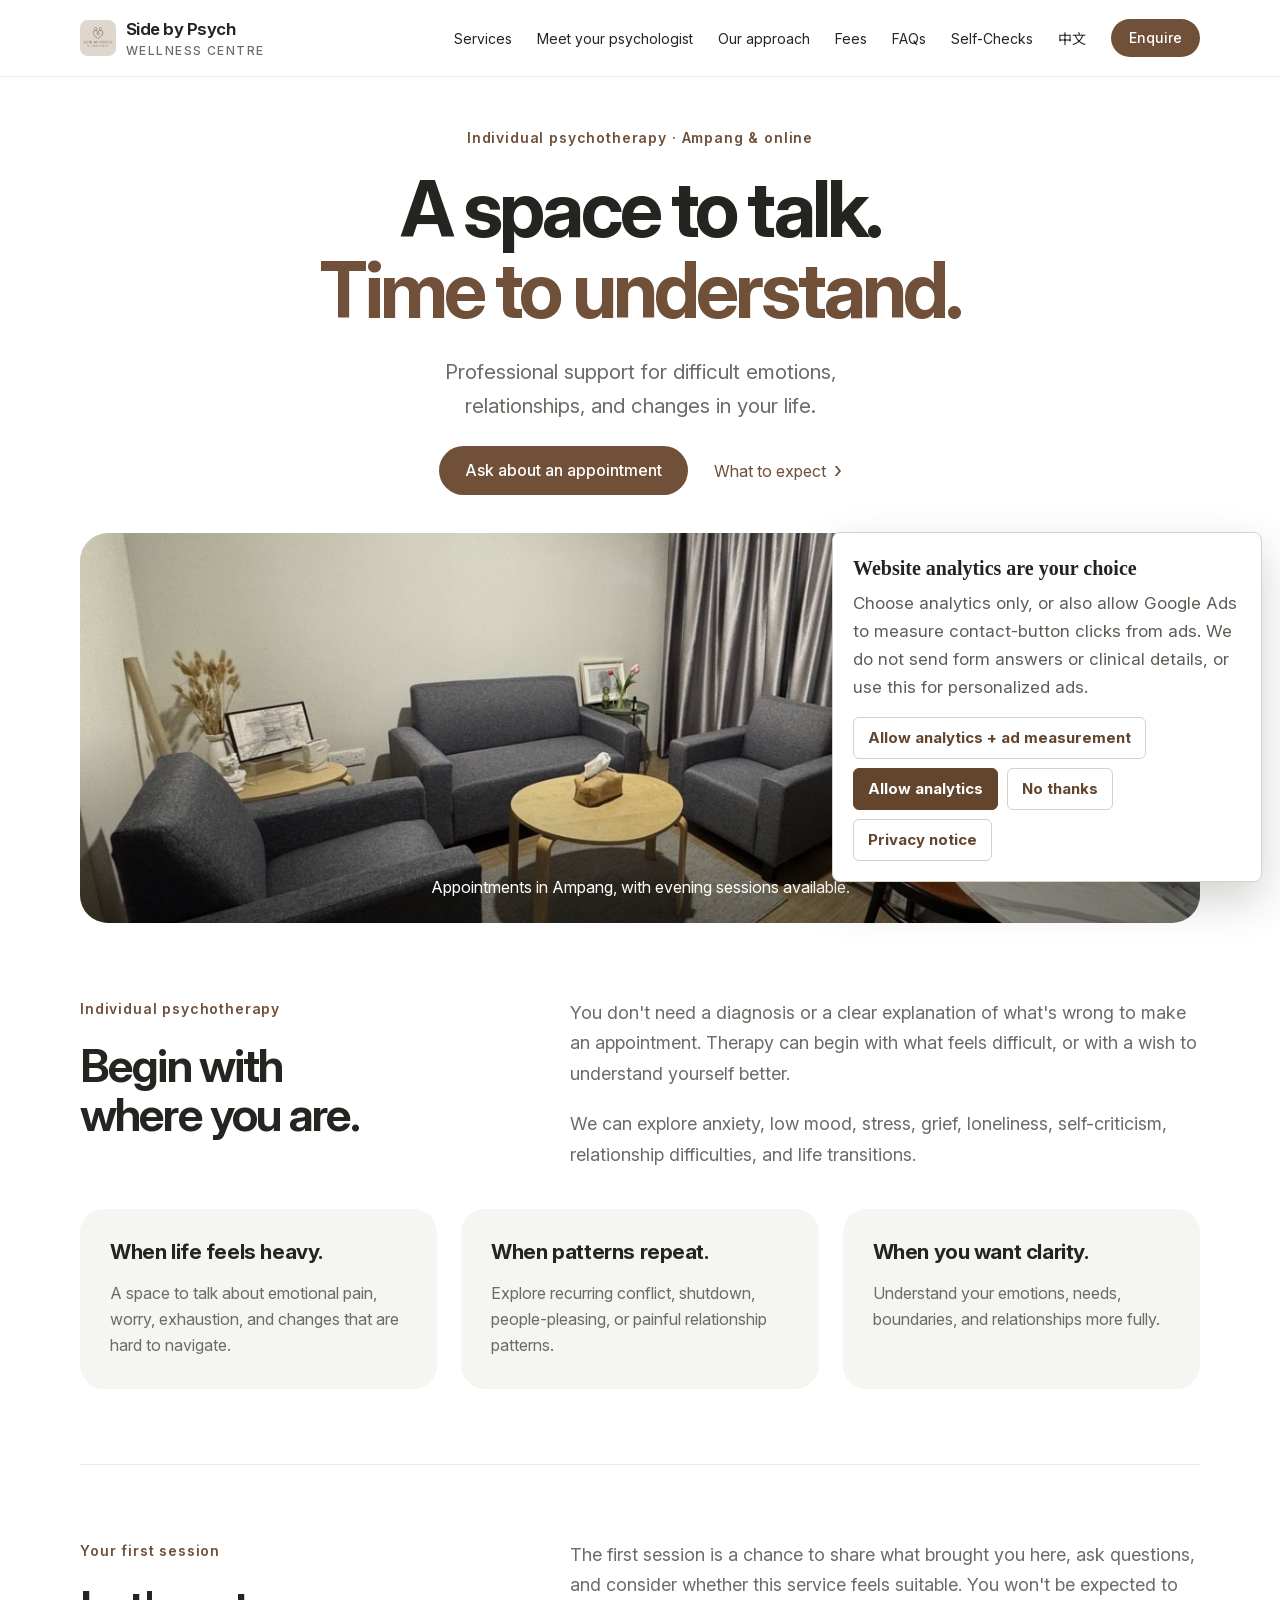
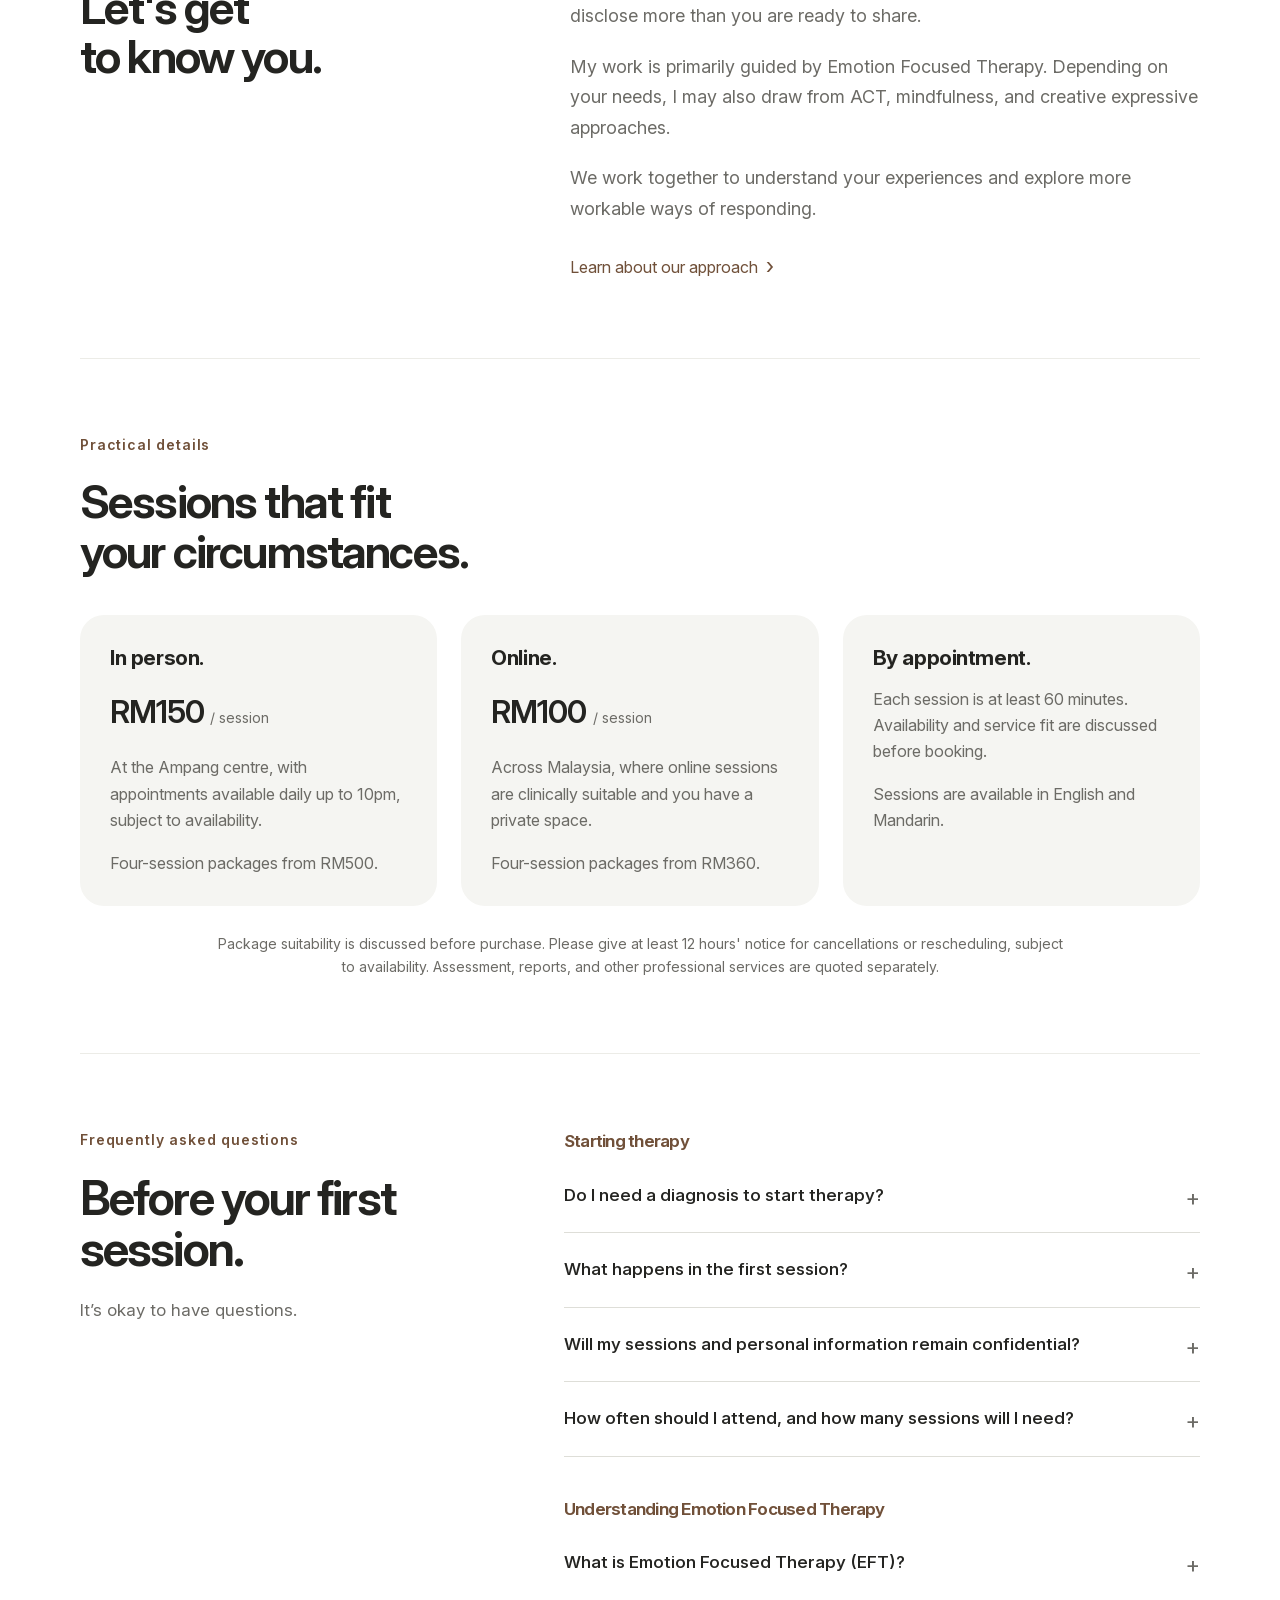
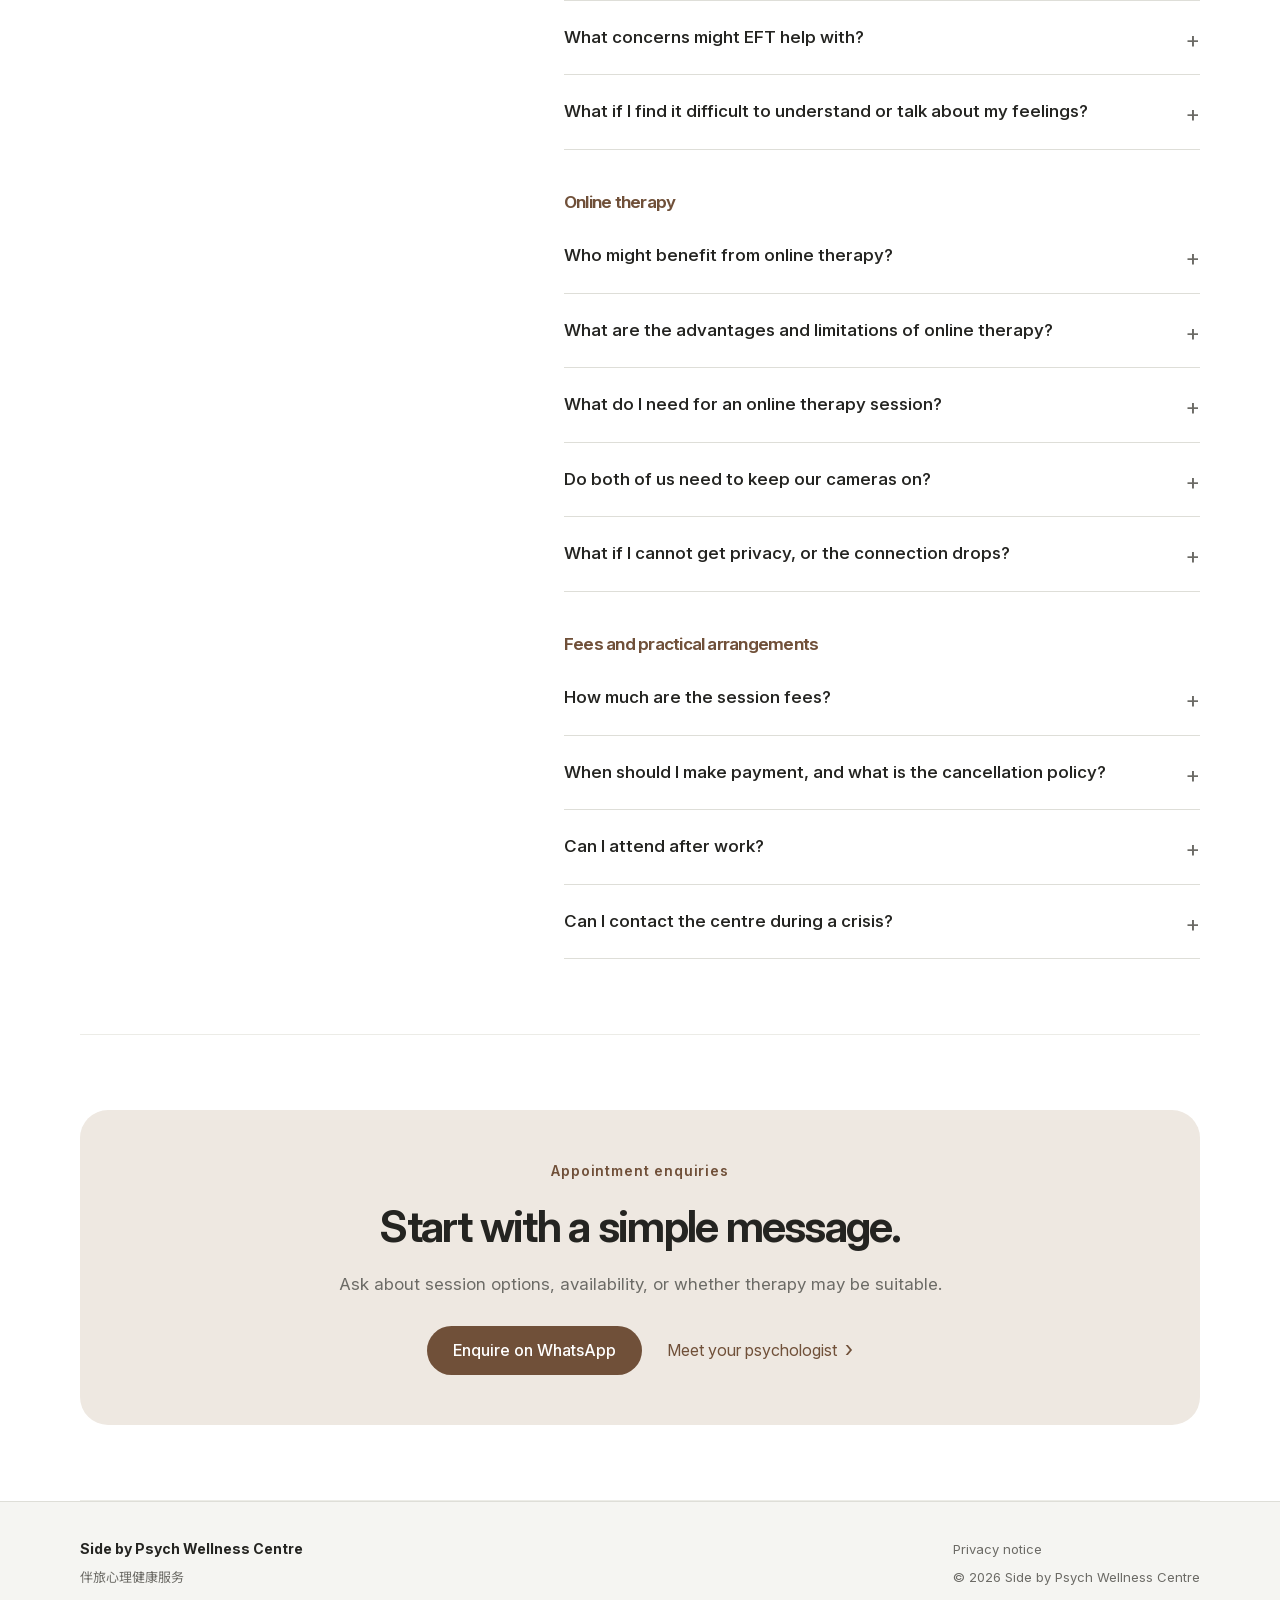
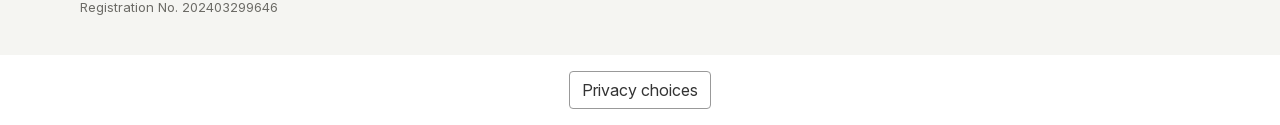
<file: psychotherapy-ampang.html>
<!doctype html>
<html lang="en-MY">
<head>
  <meta charset="utf-8">
<meta http-equiv="Content-Security-Policy" content="default-src 'self'; script-src 'self' https://www.googletagmanager.com https://www.googleadservices.com https://www.google.com https://www.google.com.my; script-src-attr 'none'; style-src 'self' 'unsafe-inline'; img-src 'self' data: https://www.googletagmanager.com https://www.googleadservices.com https://www.google.com https://www.google.com.my https://*.google-analytics.com https://*.analytics.google.com https://*.g.doubleclick.net https://pagead2.googlesyndication.com https://ad.doubleclick.net; font-src 'self'; connect-src 'self' https://www.googletagmanager.com https://www.googleadservices.com https://www.google.com https://www.google.com.my https://*.google-analytics.com https://*.analytics.google.com https://*.g.doubleclick.net https://pagead2.googlesyndication.com https://ad.doubleclick.net; frame-src https://www.googletagmanager.com; object-src 'none'; base-uri 'none'; form-action 'none'">
<meta name="referrer" content="no-referrer"><meta name="viewport" content="width=device-width, initial-scale=1">
  <meta name="robots" content="index,follow,max-image-preview:large">
  <title>Individual Psychotherapy in Ampang | Side by Psych</title>
  <meta name="description" content="What to expect from individual psychotherapy at Side by Psych, including session options, fees, and evening appointments in Ampang.">
  <link rel="icon" href="assets/favicon-32.png"><link rel="preload" href="assets/fonts/inter-variable.woff2" as="font" type="font/woff2" crossorigin><link rel="stylesheet" href="assets/fonts/brand-fonts.css?v=20261008-inter"><link rel="stylesheet" href="styles.css?v=20261108-security">
  <script src="site.js?v=20261108-security" defer></script><script src="assets/site-analytics.js?v=20261008" data-measurement-id="G-9S9P15LX9G" defer></script>
<link rel="canonical" href="https://sidebypsych.com/psychotherapy-ampang.html"><meta name="theme-color" content="#79634f"><meta property="og:type" content="website"><meta property="og:site_name" content="Side by Psych Wellness Centre"><meta property="og:title" content="Individual Psychotherapy in Ampang | Side by Psych"><meta property="og:description" content="What to expect from individual psychotherapy at Side by Psych, including session options, fees, and evening appointments in Ampang."><meta property="og:url" content="https://sidebypsych.com/psychotherapy-ampang.html"><meta property="og:image" content="https://sidebypsych.com/assets/hero-room.jpg"><meta name="twitter:card" content="summary_large_image"><link rel="manifest" href="site.webmanifest"></head>
<body>
<a class="skip-link" href="#main">Skip to content</a><header class="site-header">
    <nav class="nav wrap" aria-label="Main navigation">
      <a class="brand" href="index.html" aria-label="Side by Psych home"><img src="assets/logo.jpg" width="36" height="36" alt=""><span>Side by Psych<span class="brand-sub">WELLNESS CENTRE</span></span></a>
      <button class="menu-toggle" aria-expanded="false" aria-controls="nav-links" type="button">Menu</button>
      <div class="nav-links" id="nav-links"><a href="index.html#services">Services</a><a href="index.html#founder">Meet your psychologist</a><a href="emotion-focused-therapy-malaysia.html">Our approach</a><a href="index.html#fees">Fees</a><a href="#faq">FAQs</a><a href="/self-check/">Self-Checks</a><a class="language-link" href="mandarin.html" lang="zh-Hans">中文</a><a class="button button-small" href="index.html#contact">Enquire</a></div>
    </nav>
  </header><main id="main" class="detail-page refined-detail"><section class="detail-hero"><p class="eyebrow">Individual psychotherapy · Ampang &amp; online</p><h1>A space to talk. <br><span>Time to understand.</span></h1><p class="lead">Professional support for difficult emotions, <br>relationships, and changes in your life.</p><div class="actions"><a class="button" href="https://wa.me/601111123703" target="_blank" rel="noopener noreferrer">Ask about an appointment</a><a class="text-link" href="#what-to-expect">What to expect <span aria-hidden="true">›</span></a></div><figure class="detail-photo"><img src="assets/room-wide.jpg" width="1200" height="900" alt="A private space for face-to-face psychotherapy at Side by Psych in Ampang"><figcaption>Appointments in Ampang, with evening sessions available.</figcaption></figure></section>
<section class="section" id="what-to-expect"><div class="editorial-grid"><div><p class="eyebrow">Individual psychotherapy</p><h2>Begin with <br>where you are.</h2></div><div class="editorial-copy"><p>You don't need a diagnosis or a clear explanation of what's wrong to make an appointment. Therapy can begin with what feels difficult, or with a wish to understand yourself better.</p><p>We can explore anxiety, low mood, stress, grief, loneliness, self-criticism, relationship difficulties, and life transitions.</p></div></div><div class="grid"><article class="detail-card"><strong>When life feels heavy.</strong><p>A space to talk about emotional pain, worry, exhaustion, and changes that are hard to navigate.</p></article><article class="detail-card"><strong>When patterns repeat.</strong><p>Explore recurring conflict, shutdown, people-pleasing, or painful relationship patterns.</p></article><article class="detail-card"><strong>When you want clarity.</strong><p>Understand your emotions, needs, boundaries, and relationships more fully.</p></article></div></section>
<section class="section"><div class="editorial-grid"><div><p class="eyebrow">Your first session</p><h2>Let's get <br>to know you.</h2></div><div class="editorial-copy"><p>The first session is a chance to share what brought you here, ask questions, and consider whether this service feels suitable. You won't be expected to disclose more than you are ready to share.</p><p>My work is primarily guided by Emotion Focused Therapy. Depending on your needs, I may also draw from ACT, mindfulness, and creative expressive approaches.</p><p>We work together to understand your experiences and explore more workable ways of responding.</p><a class="text-link" href="emotion-focused-therapy-malaysia.html">Learn about our approach <span aria-hidden="true">›</span></a></div></div></section>
<section class="section"><div class="session-options"><div class="section-heading"><p class="eyebrow">Practical details</p><h2>Sessions that fit <br>your circumstances.</h2></div><div class="grid"><article class="detail-card"><strong>In person.</strong><p class="option-price">RM150 <span>/ session</span></p><p>At the Ampang centre, with appointments available daily up to 10pm, subject to availability.</p><p>Four-session packages from RM500.</p></article><article class="detail-card"><strong>Online.</strong><p class="option-price">RM100 <span>/ session</span></p><p>Across Malaysia, where online sessions are clinically suitable and you have a private space.</p><p>Four-session packages from RM360.</p></article><article class="detail-card"><strong>By appointment.</strong><p>Each session is at least 60 minutes. Availability and service fit are discussed before booking.</p><p>Sessions are available in English and Mandarin.</p></article></div><p class="fee-fineprint">Package suitability is discussed before purchase. Please give at least 12 hours' notice for cancellations or rescheduling, subject to availability. Assessment, reports, and other professional services are quoted separately.</p></div></section>
<section class="section" id="faq"><div class="faq-grid"><div class="section-heading"><p class="eyebrow">Frequently asked questions</p><h2>Before your first session.</h2><p>It’s okay to have questions.</p></div><div class="faq-list">
<div class="faq-group" role="group" aria-labelledby="faq-group-starting">
<h3 class="faq-group-title" id="faq-group-starting">Starting therapy</h3>
<details class="faq-item" id="diagnosis"><summary>Do I need a diagnosis to start therapy?</summary><p>No. Many people come because they feel stuck, overwhelmed, self-critical, anxious, low, or unsure how to make sense of what they are feeling. You can also seek support to understand yourself and your relationships better.</p></details>
<details class="faq-item" id="first-session"><summary>What happens in the first session?</summary><p>The first session usually involves getting to know you, understanding what brings you to therapy, and discussing what you hope will change. Your psychologist will explain the approach, invite your questions, and begin exploring what matters most to you.</p><p>You don’t need to prepare a perfect explanation or tell your whole story at once.</p></details>
<details class="faq-item" id="confidentiality"><summary>Will my sessions and personal information remain confidential?</summary><p>Your privacy is an important part of our work. Information about your sessions is not routinely shared with family members, partners, employers, or others without your consent.</p><p>Confidentiality has ethical and legal limits, including certain serious safety concerns and legal requirements. Your psychologist will explain these limits and how your information is handled at the beginning of therapy. Where possible and appropriate, any necessary disclosure will be discussed with you.</p><p>You’re welcome to ask about privacy before booking or at any point during therapy.</p></details>
<details class="faq-item" id="therapy-frequency"><summary>How often should I attend, and how many sessions will I need?</summary><p>There is no single number that suits everyone. The frequency and length of therapy depend on your concerns, goals, circumstances, and progress. You and your psychologist can discuss an initial plan and review whether further sessions would be useful.</p><p>A four-session package is a payment option; it does not mean that therapy must be completed within four sessions.</p></details>
</div>
<div class="faq-group" role="group" aria-labelledby="faq-group-eft">
<h3 class="faq-group-title" id="faq-group-eft">Understanding Emotion Focused Therapy</h3>
<details class="faq-item" id="what-is-eft"><summary>What is Emotion Focused Therapy (EFT)?</summary><p>EFT helps you understand your emotions and work through feelings that leave you stuck. With your psychologist’s support, you explore what your feelings tell you about your needs and develop more helpful ways of responding to yourself and others.</p><p>The work can involve experiencing and exploring emotions, managing overwhelm, and developing new emotional responses within a collaborative therapeutic relationship.</p></details>
<details class="faq-item" id="eft-concerns"><summary>What concerns might EFT help with?</summary><p>EFT may help with depression, anxiety, difficulties following painful experiences, low self-esteem, inner conflict, and unresolved relationship feelings.</p><p>Whether it suits you depends on your needs, preferences, and current circumstances. Some situations call for other support before deeper emotional work.</p></details>
<details class="faq-item" id="talking-about-feelings"><summary>What if I find it difficult to understand or talk about my feelings?</summary><p>You do not need to arrive knowing exactly what you feel. Your psychologist can help you gradually explore your experiences and find words for them. You can also discuss any doubts about focusing on emotions.</p><p>If something feels difficult to share, you can say so, ask for a pause, or let your psychologist know that you are not ready to explore it.</p></details>
</div>
<div class="faq-group" role="group" aria-labelledby="faq-group-online">
<h3 class="faq-group-title" id="faq-group-online">Online therapy</h3>
<details class="faq-item" id="online-suitability"><summary>Who might benefit from online therapy?</summary><p>Online therapy may suit people who live far from a therapist, find travelling difficult, or feel more comfortable opening up from their own space. Some people with social anxiety may find video sessions less intimidating.</p><p>Suitability depends on your needs, preferences, and access to a private space.</p></details>
<details class="faq-item" id="online-benefits-limitations"><summary>What are the advantages and limitations of online therapy?</summary><p>Online sessions remove the need to travel and allow you to attend from familiar surroundings. However, some people find video sessions less personally connected, and technical problems or interruptions may affect the session.</p><p>You will need reliable internet and a quiet, private space. Some exercises require extra preparation, and in-person support may suit you better if staying emotionally connected during video sessions is difficult.</p></details>
<details class="faq-item" id="online-session-setup"><summary>What do I need for an online therapy session?</summary><p>A little preparation helps you focus on the conversation:</p><ul class="online-session-checklist"><li>A safe, quiet, private space where you can speak without interruptions or being overheard. Ask others not to enter, and keep your screen out of view.</li><li>A stable, private internet connection. Avoid public Wi-Fi.</li><li>A charged computer, tablet, or phone with a working camera, microphone, and speakers or headphones. Test them before the session and keep your device steady.</li><li>Comfortable seating, clear lighting on your face, and notifications silenced.</li></ul><p>Your psychologist also needs a private, quiet space. Headphones can help with privacy and sound quality, but cannot stop others hearing your own voice.</p></details>
<details class="faq-item" id="online-session-cameras"><summary>Do both of us need to keep our cameras on?</summary><p>Yes. At Side by Psych, both the client and psychologist keep their cameras on during online sessions so we can see each other clearly.</p><p>Position your camera so your face is visible, with light in front of you rather than a bright window behind you.</p><p>If using a camera is difficult or raises concerns for you, please discuss this before your appointment so we can consider a suitable arrangement.</p></details>
<details class="faq-item" id="online-session-privacy"><summary>What if I cannot get privacy, or the connection drops?</summary><p>Please tell us before your appointment if you may be interrupted, overheard, or unable to use video reliably. We can discuss whether a different time, a more private location, or an in-person session would be more suitable.</p><p>Agree a backup contact method with your psychologist before starting. If someone enters the room or you feel privacy is lost, pause the conversation and let your psychologist know. If the call drops, use the agreed contact method to decide the next step.</p></details>
</div>
<div class="faq-group" role="group" aria-labelledby="faq-group-practical">
<h3 class="faq-group-title" id="faq-group-practical">Fees and practical arrangements</h3>
<details class="faq-item" id="session-fees"><summary>How much are the session fees?</summary><p>We aim to keep therapy affordable, with clear, upfront fees:</p><ul class="faq-answer-list"><li><strong>In-person individual psychotherapy:</strong> RM150 per session.</li><li><strong>Online individual psychotherapy:</strong> RM100 per session.</li></ul><p><strong>Your first session includes intake and usually lasts 90 minutes or longer, at the same session price.</strong> There is no separate intake fee or extra charge for the additional time.</p><p>Follow-up sessions last at least 60 minutes. Four-session packages start at RM500 in person and RM360 online.</p><p>Separate psychological assessments, reports, and other professional services are quoted in advance, so you can understand the costs before deciding to proceed.</p></details>
<details class="faq-item" id="payment-cancellation"><summary>When should I make payment, and what is the cancellation policy?</summary><p>Please make payment directly to Side by Psych Wellness Centre and send your payment receipt via WhatsApp to <a href="https://wa.me/601111123703" target="_blank" rel="noopener noreferrer"><strong>+60 11-1112 3703</strong></a> at least <strong>24 hours before your appointment</strong>.</p><p>If you need to cancel, please let us know at least <strong>12 hours in advance</strong>. Cancellations made with less than 12 hours’ notice will be charged the <strong>full session fee</strong>.</p><p>For prepaid packages, a cancellation with less than 12 hours’ notice counts as one used session, with no additional cancellation fee.</p></details>
<details class="faq-item" id="evening-appointments"><summary>Can I attend after work?</summary><p>Face-to-face appointments at the Ampang centre are available daily up to 10pm, subject to availability. All sessions require an appointment. Please contact us to discuss a suitable time.</p></details>
<details class="faq-item" id="crisis-support"><summary>Can I contact the centre during a crisis?</summary><p>The centre is not an emergency service. If you or someone else is in immediate danger, contact local emergency services, go to the nearest hospital emergency department, or reach out to a crisis helpline.</p></details>
</div>
</div></div></section>
<section class="section"><div class="detail-contact"><p class="eyebrow">Appointment enquiries</p><h2>Start with a simple message.</h2><p>Ask about session options, availability, or whether therapy may be suitable.</p><a class="button" href="https://wa.me/601111123703" target="_blank" rel="noopener noreferrer">Enquire on WhatsApp</a><a class="text-link" href="index.html#founder">Meet your psychologist <span aria-hidden="true">›</span></a></div></section>
</main><footer class="site-footer"><div class="wrap footer-inner"><div><strong>Side by Psych Wellness Centre</strong><p>伴旅心理健康服务</p><p>Registration No. 202403299646</p></div><div><a href="privacy.html">Privacy notice</a><p>© <span id="year">2026</span> Side by Psych Wellness Centre</p></div></div></footer></body></html>
</file>
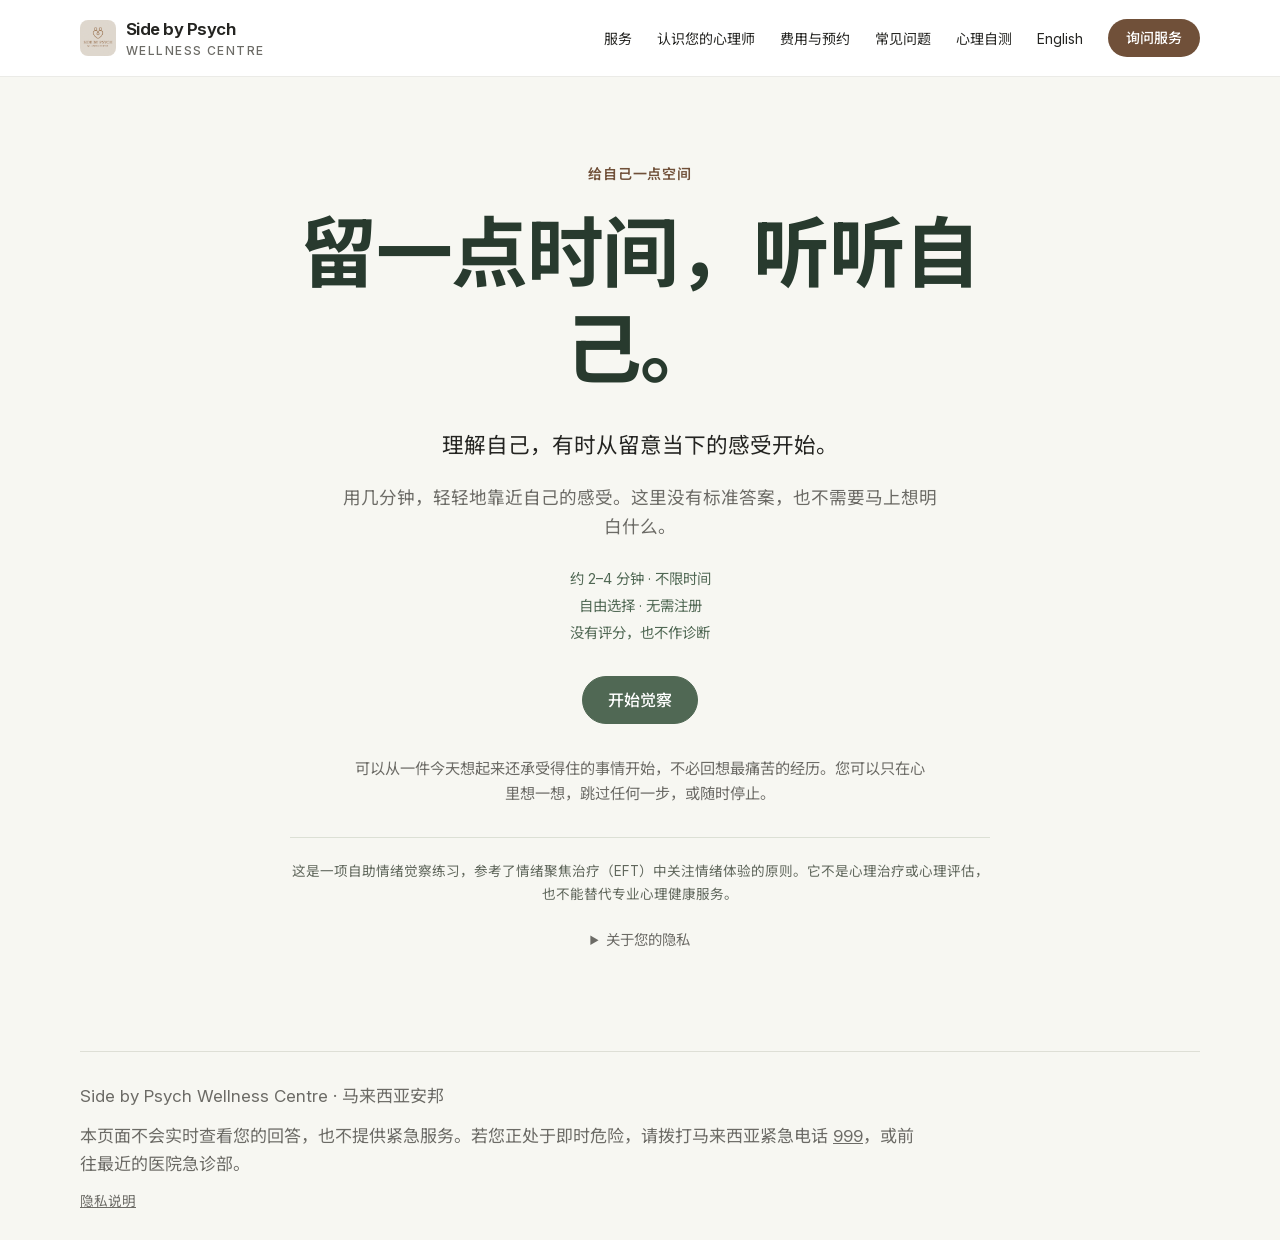
<file: reflect/mandarin.html>
<!doctype html><html lang="zh-Hans-MY"><head><meta charset="utf-8"><meta name="viewport" content="width=device-width,initial-scale=1"><title>留一点时间，听听自己 | 伴旅 Side by Psych</title><meta name="description" content="一次温和、自愿的情绪觉察练习。留意感受、理解自己在乎的事，想想此刻可能需要什么。没有评分或诊断。"><meta name="referrer" content="no-referrer"><meta http-equiv="Content-Security-Policy" content="default-src 'self'; script-src 'self'; style-src 'self'; img-src 'self'; font-src 'self'; connect-src 'none'; form-action 'none'; object-src 'none'; base-uri 'none'"><link rel="canonical" href="https://sidebypsych.com/reflect/mandarin.html"><link rel="alternate" hreflang="en-MY" href="https://sidebypsych.com/reflect/"><link rel="alternate" hreflang="zh-Hans-MY" href="https://sidebypsych.com/reflect/mandarin.html"><meta name="theme-color" content="#f5f5f2"><link rel="icon" href="../assets/favicon-32.png"><link rel="stylesheet" href="../assets/fonts/brand-fonts.css"><link rel="stylesheet" href="../styles.css"><link rel="stylesheet" href="reflect.css"><script src="../site.js" defer></script><script type="module" src="app.mjs"></script></head><body>
<a class="skip-link" href="#main">跳至主要内容</a><header class="site-header"><nav class="nav wrap" aria-label="主导航"><a class="brand" href="../mandarin.html" aria-label="伴旅首页"><img src="../assets/logo.jpg" width="36" height="36" alt=""><span>Side by Psych<span class="brand-sub">WELLNESS CENTRE</span></span></a><button class="menu-toggle" aria-expanded="false" aria-controls="nav-links" type="button">菜单</button><div class="nav-links" id="nav-links"><a href="../mandarin.html#services">服务</a><a href="../mandarin.html#founder">认识您的心理师</a><a href="../mandarin.html#booking">费用与预约</a><a href="../mandarin.html#faq">常见问题</a><a href="../self-check/mandarin.html">心理自测</a><a href="./" lang="en">English</a><a class="button button-small" href="../mandarin.html#contact">询问服务</a></div></nav></header><main id="main" class="wrap"><div id="reflection"></div><noscript><h1>留一点时间，听听自己 | 伴旅 Side by Psych</h1><p>请启用 JavaScript 使用此练习。您也可以在心里想一想：我有什么感受？我在乎什么？我可能需要什么？</p></noscript></main>
<footer class="r-footer wrap"><p>Side by Psych Wellness Centre · 马来西亚安邦</p><p>本页面不会实时查看您的回答，也不提供紧急服务。若您正处于即时危险，请拨打马来西亚紧急电话 <a href="tel:999">999</a>，或前往最近的医院急诊部。</p><a href="../privacy.html">隐私说明</a></footer></body></html>
</file>
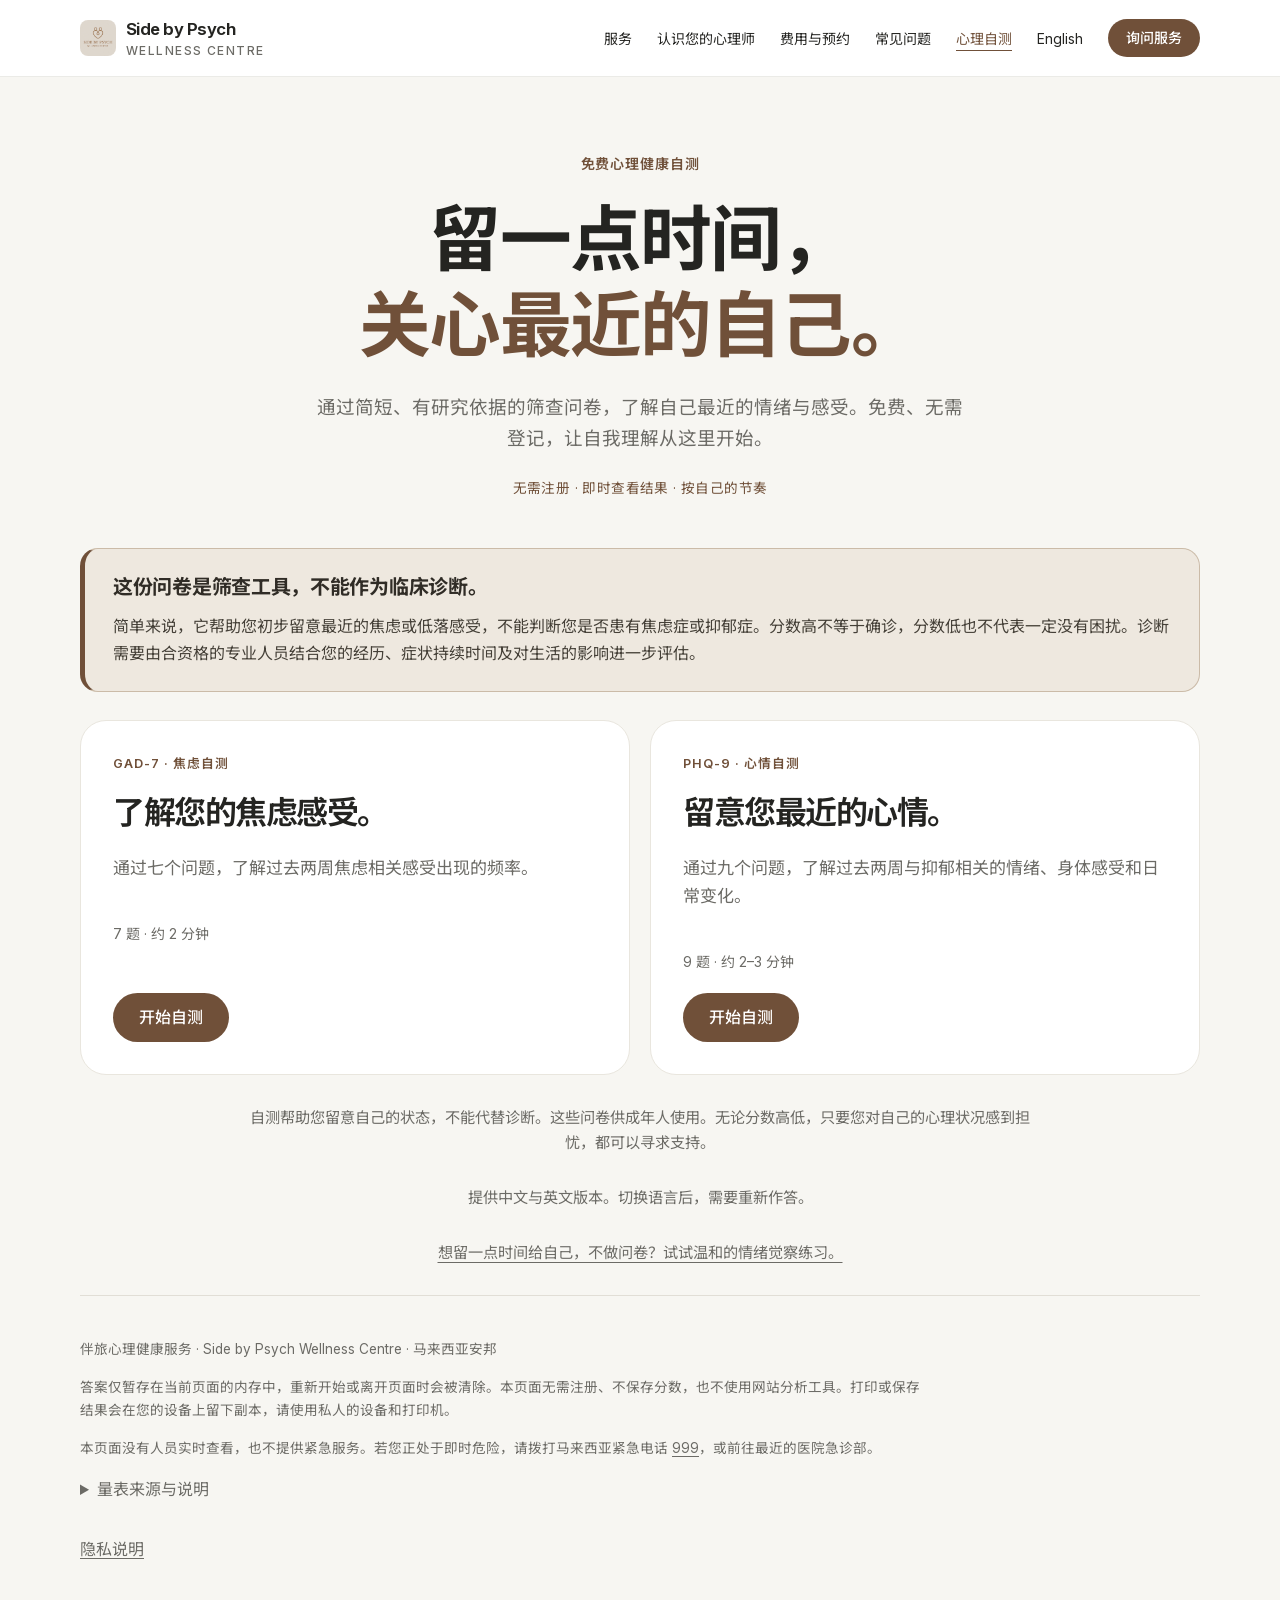
<file: self-check/mandarin.html>
<!doctype html><html lang="zh-Hans-MY"><head><meta charset="utf-8"><meta name="viewport" content="width=device-width,initial-scale=1"><title>免费心理健康自测 | 伴旅 Side by Psych</title><meta name="description" content="免费完成 GAD-7 焦虑与 PHQ-9 抑郁症状自测，即时查看结果。答案仅在浏览器内处理。自测不能代替专业诊断。"><meta name="referrer" content="no-referrer"><meta http-equiv="Content-Security-Policy" content="default-src 'self'; script-src 'self'; style-src 'self'; img-src 'self'; font-src 'self'; connect-src 'none'; form-action 'none'; object-src 'none'; base-uri 'none'"><link rel="canonical" href="https://sidebypsych.com/self-check/mandarin.html"><link rel="alternate" hreflang="en-MY" href="https://sidebypsych.com/self-check/"><link rel="alternate" hreflang="zh-Hans-MY" href="https://sidebypsych.com/self-check/mandarin.html"><meta name="theme-color" content="#f5f5f2"><link rel="icon" href="../assets/favicon-32.png"><link rel="stylesheet" href="../assets/fonts/brand-fonts.css"><link rel="stylesheet" href="../styles.css"><link rel="stylesheet" href="self-check.css?v=20261030-reflect"><script src="../site.js" defer></script><script type="module" src="app.mjs?v=20261030-reflect"></script></head><body>
<a class="skip-link" href="#main">跳至主要内容</a><header class="site-header"><nav class="nav wrap" aria-label="主导航"><a class="brand" href="../mandarin.html" aria-label="伴旅首页"><img src="../assets/logo.jpg" width="36" height="36" alt=""><span>Side by Psych<span class="brand-sub">WELLNESS CENTRE</span></span></a><button class="menu-toggle" aria-expanded="false" aria-controls="nav-links" type="button">菜单</button><div class="nav-links" id="nav-links"><a href="../mandarin.html#services">服务</a><a href="../mandarin.html#founder">认识您的心理师</a><a href="../mandarin.html#booking">费用与预约</a><a href="../mandarin.html#faq">常见问题</a><a href="mandarin.html" aria-current="page">心理自测</a><a href="./" lang="en">English</a><a class="button button-small" href="../mandarin.html#contact">询问服务</a></div></nav></header><main id="main" class="wrap"><div id="app"></div><noscript><h1>免费心理健康自测</h1><p>请开启 JavaScript，以便在浏览器内完成自测。您也可以<a href="../mandarin.html#contact">联系中心</a>询问支持。</p></noscript></main>
<footer class="sc-footer wrap"><p>伴旅心理健康服务 · Side by Psych Wellness Centre · 马来西亚安邦</p><p>答案仅暂存在当前页面的内存中，重新开始或离开页面时会被清除。本页面无需注册、不保存分数，也不使用网站分析工具。打印或保存结果会在您的设备上留下副本，请使用私人的设备和打印机。</p><p>本页面没有人员实时查看，也不提供紧急服务。若您正处于即时危险，请拨打马来西亚紧急电话 <a href="tel:999">999</a>，或前往最近的医院急诊部。</p><details><summary>量表来源与说明</summary><p>PHQ-9 与 GAD-7 由 Robert L. Spitzer、Janet B.W. Williams、Kurt Kroenke 等博士及其同事编制，获得辉瑞公司的教育资助。复制、翻译、展示或分发无需另行许可。</p><p>中文题目及选项沿用已发表译本：PHQ 采用马来西亚华语版本中第 2 部分的九道抑郁症状题目；GAD-7 采用简体中文版本。本页面只计算症状总分，不包含另列、不计分的日常功能问题，也不作诊断。</p><p><a href="https://projectteachny.org/app/uploads/2022/07/PHQ_Mandarin-for-Malaysia.pdf" target="_blank" rel="noopener noreferrer">PHQ 马来西亚华语译本</a> · <a href="https://projectteachny.org/app/uploads/2022/07/GAD7_Simplified-Chinese-for-Mainland-China.pdf" target="_blank" rel="noopener noreferrer">GAD-7 简体中文译本</a> · <a href="https://manual.jointcommission.org/pub/BHCInstruments/RomInstr00054/instructions_PHQ.pdf" target="_blank" rel="noopener noreferrer">量表与评分手册（英文）</a></p><p>筛查结果需要结合个人情况理解；分数分级不能确定您是否患有某种疾病。</p></details><a href="../privacy.html">隐私说明</a></footer></body></html>
</file>
<file: assets/fonts/brand-fonts.css>
/* Local brand fonts; Inter 4.1 and Noto Sans SC, licensed under SIL OFL. */
@font-face{font-family:Inter;font-style:normal;font-weight:100 900;font-display:swap;src:url("./inter-variable.woff2") format("woff2");}
@font-face {
  font-family: 'Noto Sans SC';
  font-style: normal;
  font-weight: 100 900;
  font-display: swap;
  src: url(./noto-sans-sc-01.woff2) format('woff2');
  unicode-range: U+10c, U+627-629, U+639, U+644, U+64a, U+203b, U+2265, U+2463, U+2573, U+25b2, U+3448-3449, U+4e1e, U+4e5e, U+4f3a, U+4f5f, U+4fea, U+5026, U+508d, U+516e, U+5189, U+5254, U+5288, U+52d8, U+52fa, U+5306, U+5308, U+5364, U+5384, U+53ed, U+543c, U+5450, U+5455, U+5466, U+54c4, U+5578, U+55a7, U+561f, U+5631, U+572d, U+575f, U+57ae, U+57e0, U+5830, U+594e, U+5984, U+5993, U+5bdd, U+5c0d, U+5c7f, U+5c82, U+5e62, U+5ed3, U+5f08, U+607a, U+60bc, U+625b, U+6292, U+62e2, U+6363, U+6467, U+6714, U+675e, U+6771, U+67a2, U+67ff, U+6805, U+68a7, U+68e0, U+6930, U+6986, U+69a8, U+69df, U+6a44, U+6a5f, U+6c13, U+6c1f, U+6c22, U+6c2f, U+6c40, U+6c81, U+6c9b, U+6ca5, U+6da4, U+6df3, U+6e85, U+6eba, U+6ed5, U+6f13, U+6f33, U+6f62, U+715e, U+72c4, U+73d1, U+7405, U+7487, U+7578, U+75a4, U+75eb, U+7693, U+7738, U+7741, U+776b, U+7792, U+77a7, U+77a9, U+77b3, U+788c, U+7984, U+79a7, U+79e4, U+7a1a, U+7a57, U+7aa6, U+7b0b, U+7b5d, U+7c27, U+7c7d, U+7caa, U+7cd9, U+7cef, U+7eda, U+7ede, U+7f24, U+803f, U+8046, U+80fa, U+81fb, U+8207, U+8258, U+8335, U+8339, U+8354, U+840e, U+85b0, U+85fb, U+8695, U+86aa, U+8717, U+8749, U+874c, U+8996, U+89bd, U+89c5, U+8bdb, U+8bf5, U+8c5a, U+8cec, U+8d3f, U+8d9f, U+8e44, U+8fed, U+9005, U+9019, U+9082, U+90af, U+90dd, U+90e1, U+90f8, U+916f, U+9176, U+949e, U+94a7, U+94c2, U+9525, U+9580, U+95dc, U+96e2, U+96fb, U+9704, U+9a7c, U+9a7f, U+9b41, U+9ca8, U+9cc4, U+9cde, U+9e92, U+9ede, U+9f9a, U+e60b, U+e610, U+ff10, U+ff13, U+ff3b, U+ff3d, U+f012b;
}

@font-face {
  font-family: 'Noto Sans SC';
  font-style: normal;
  font-weight: 100 900;
  font-display: swap;
  src: url(./noto-sans-sc-02.woff2) format('woff2');
  unicode-range: U+5e, U+2190, U+250a, U+25bc, U+25cf, U+4e56, U+4ea9, U+4f3d, U+4f6c, U+4f88, U+4fa8, U+4fcf, U+5029, U+5188, U+51f9, U+5203, U+524a, U+5256, U+529d, U+5375, U+53db, U+541f, U+5435, U+5457, U+548b, U+54c7, U+54d4, U+54e9, U+556a, U+5589, U+55bb, U+55e8, U+55ef, U+563b, U+566a, U+576a, U+58f9, U+598d, U+599e, U+59a8, U+5a9b, U+5ae3, U+5bb0, U+5bde, U+5c4c, U+5c60, U+5d1b, U+5deb, U+5df7, U+5e18, U+5f26, U+5f64, U+601c, U+6084, U+60e9, U+614c, U+6208, U+621a, U+6233, U+6254, U+62d8, U+62e6, U+62ef, U+6323, U+632a, U+633d, U+6361, U+6405, U+640f, U+6614, U+6642, U+6657, U+67a3, U+6808, U+683d, U+6850, U+6897, U+68b3, U+68b5, U+68d5, U+6a58, U+6b47, U+6b6a, U+6c28, U+6c90, U+6ca7, U+6cf5, U+6d51, U+6da9, U+6dc7, U+6dd1, U+6e0a, U+6e5b, U+6e9c, U+6f47, U+6f6d, U+70ad, U+70f9, U+710a, U+7130, U+71ac, U+745f, U+7476, U+7490, U+7529, U+7538, U+75d2, U+7696, U+76b1, U+76fc, U+777f, U+77dc, U+789f, U+795b, U+79bd, U+79c9, U+7a3b, U+7a46, U+7aa5, U+7ad6, U+7ca5, U+7cb9, U+7cdf, U+7d6e, U+7f06, U+7f38, U+7fa1, U+7fc1, U+8015, U+803b, U+80a2, U+80aa, U+8116, U+813e, U+82bd, U+8305, U+8328, U+8346, U+846c, U+8549, U+859b, U+8611, U+8680, U+87f9, U+884d, U+8877, U+888d, U+88d4, U+898b, U+8a79, U+8a93, U+8c05, U+8c0d, U+8c26, U+8d1e, U+8d31, U+8d81, U+8e22, U+8e81, U+8f90, U+8f96, U+90ca, U+916c, U+917f, U+9187, U+918b, U+9499, U+94a9, U+9524, U+9540, U+958b, U+9600, U+9640, U+96b6, U+96c7, U+96ef, U+98d9, U+9976, U+997f, U+9a74, U+9a84, U+9c8d, U+9e26, U+9e9f, U+ad6d, U+c5b4, U+d55c, U+ff0f;
}

@font-face {
  font-family: 'Noto Sans SC';
  font-style: normal;
  font-weight: 100 900;
  font-display: swap;
  src: url(./noto-sans-sc-03.woff2) format('woff2');
  unicode-range: U+b0, U+2191, U+2460-2461, U+25c6, U+300e-300f, U+4e1b, U+4e7e, U+4ed5, U+4ef2, U+4f10, U+4f1e, U+4f50, U+4fa6, U+4faf, U+5021, U+50f5, U+5179, U+5180, U+51d1, U+522e, U+52a3, U+52c3, U+52cb, U+5300, U+5319, U+5320, U+5349, U+5395, U+53d9, U+541e, U+5428, U+543e, U+54b1, U+54c0, U+54d2, U+570b, U+5858, U+58f6, U+5974, U+59a5, U+59e8, U+59ec, U+5a36, U+5a9a, U+5ab3, U+5b99, U+5baa, U+5ce1, U+5d14, U+5d4c, U+5dc5, U+5de2, U+5e99, U+5e9e, U+5f18, U+5f66, U+5f70, U+6070, U+60d5, U+60e7, U+6101, U+611a, U+61be, U+6241, U+6252, U+626f, U+6296, U+62bc, U+62cc, U+6380, U+63a9, U+644a, U+6454, U+64a9, U+64b8, U+6500, U+6572, U+65a5, U+65a9, U+65ec, U+660f, U+6749, U+6795, U+67ab, U+68da, U+6912, U+6bbf, U+6bef, U+6cab, U+6cca, U+6ccc, U+6cfc, U+6d3d, U+6d78, U+6dee, U+6e17, U+6e34, U+6e83, U+6ea2, U+6eb6, U+6f20, U+6fa1, U+707f, U+70d8, U+70eb, U+714c, U+714e, U+7235, U+7239, U+73ca, U+743c, U+745c, U+7624, U+763e, U+76f2, U+77db, U+77e9, U+780d, U+7838, U+7845, U+78ca, U+796d, U+7a84, U+7aed, U+7b3c, U+7eb2, U+7f05, U+7f20, U+7f34, U+7f62, U+7fc5, U+7fd8, U+7ff0, U+800d, U+8036, U+80ba, U+80be, U+80c0-80c1, U+8155, U+817a, U+8180, U+81e3, U+8206, U+8247, U+8270, U+8299, U+82ad, U+8304, U+8393, U+83b9, U+840d, U+8427, U+8469, U+8471, U+84c4, U+84ec, U+853d, U+8681-8682, U+8721, U+8854, U+88d5, U+88f9, U+8bc0, U+8c0a, U+8c29, U+8c2d, U+8d41, U+8dea, U+8eb2, U+8f9f, U+903b, U+903e, U+9102, U+9493, U+94a5, U+94f8, U+95f7, U+9706, U+9709, U+9774, U+98a0, U+9e64, U+9f9f, U+e603;
}

@font-face {
  font-family: 'Noto Sans SC';
  font-style: normal;
  font-weight: 100 900;
  font-display: swap;
  src: url(./noto-sans-sc-04.woff2) format('woff2');
  unicode-range: U+200b, U+2103, U+4e18, U+4e27-4e28, U+4e38, U+4e59, U+4e8f, U+4ead, U+4ec7, U+4fe9, U+503a, U+5085, U+5146, U+51af, U+51f8, U+52ab, U+5339, U+535c, U+5378, U+538c, U+5398, U+53f9, U+5415, U+5475, U+54aa, U+54ac, U+54b8, U+5582, U+5760, U+5764, U+57cb, U+5835, U+5885, U+5951, U+5983, U+59da, U+5a77, U+5b5d, U+5b5f, U+5bb5, U+5bc2, U+5be8, U+5bfa, U+5c2c, U+5c34, U+5c41, U+5c48, U+5c65, U+5cad, U+5e06, U+5e42, U+5ef7, U+5f17, U+5f25, U+5f6d, U+5f79, U+6028, U+6064, U+6068, U+606d, U+607c, U+6094, U+6109, U+6124, U+6247, U+626d, U+6291, U+629a, U+62ac, U+62b9, U+62fe, U+6324, U+6349, U+6367, U+6398, U+6495, U+64a4, U+64b0, U+64bc, U+64ce, U+658c, U+65ed, U+6602, U+6674, U+6691, U+66a8, U+674f, U+679a, U+67ef, U+67f4, U+680b, U+6876, U+68a8, U+6a59, U+6a61, U+6b20, U+6bc5, U+6d12, U+6d46, U+6d8c, U+6dc0, U+6e14, U+6e23, U+6f06, U+7164, U+716e, U+7199, U+71e5, U+72ac, U+742a, U+755c, U+75ab, U+75b2, U+75f4, U+7897, U+78b3, U+78c5, U+7978, U+79fd, U+7a74, U+7b4b, U+7b5b, U+7ece, U+7ed2, U+7ee3, U+7ef3, U+7f50, U+7f55, U+7f9e, U+7fe0, U+809d, U+8106, U+814a, U+8154, U+817b, U+818f, U+81c2, U+81ed, U+821f, U+82a6, U+82d1, U+8302, U+83c7, U+83ca, U+845b, U+848b, U+84c9, U+85e4, U+86ee, U+8700, U+8774, U+8881, U+8c1c, U+8c79, U+8d2a, U+8d3c, U+8eba, U+8f70, U+8fa9, U+8fb1, U+900a, U+9017, U+901d, U+9022, U+906e, U+946b, U+94dd, U+94ed, U+953b, U+95ef, U+95fa, U+95fd, U+96c0, U+971e, U+9753, U+9756, U+97e6, U+9881, U+9887, U+9b4f, U+9e2d, U+9f0e, U+e601-e602, U+e604-e605, U+ff5c;
}

@font-face {
  font-family: 'Noto Sans SC';
  font-style: normal;
  font-weight: 100 900;
  font-display: swap;
  src: url(./noto-sans-sc-05.woff2) format('woff2');
  unicode-range: U+24, U+4e08, U+4e43, U+4e4f, U+4ef0, U+4f2a, U+507f, U+50ac, U+50bb, U+5151, U+51bb, U+51f6, U+51fd, U+5272, U+52fe, U+5362, U+53c9, U+53d4, U+53e0, U+543b, U+54f2, U+5507, U+5524, U+558a, U+55b5, U+561b, U+56ca, U+5782, U+57c3, U+5893, U+5915, U+5949, U+5962, U+59ae, U+59dc, U+59fb, U+5bd3, U+5c38, U+5cb3, U+5d07, U+5d29, U+5de1, U+5dfe, U+5e15, U+5eca, U+5f2f, U+5f7c, U+5fcc, U+6021, U+609f, U+60f9, U+6108, U+6148, U+6155, U+6170, U+61d2, U+6251, U+629b, U+62ab, U+62e8, U+62f3, U+6321, U+6350, U+6566, U+659c, U+65e8, U+6635, U+6655, U+6670, U+66f9, U+6734, U+679d, U+6851, U+6905, U+6b49, U+6b96, U+6c1b, U+6c41, U+6c6a, U+6c83, U+6cf3, U+6d9b, U+6dcb, U+6e1d, U+6e20-6e21, U+6eaa, U+6ee4, U+6ee9, U+6f58, U+70e4, U+722c, U+7262, U+7267, U+72b9, U+72e0, U+72ee, U+72f1, U+7334, U+73ab, U+7433, U+7470, U+758f, U+75d5, U+764c, U+7686, U+76c6, U+76fe, U+7720, U+77e2, U+7802, U+7816, U+788d, U+7891, U+7a00, U+7a9d, U+7b52, U+7bad, U+7c98, U+7cca, U+7eba, U+7eea, U+7ef5, U+7f1d, U+7f69, U+806a, U+809a, U+80bf, U+80c3, U+81c0, U+820c, U+82ac, U+82af, U+82cd, U+82d7, U+838e, U+839e, U+8404, U+84b8, U+852c, U+8587, U+8650, U+8679, U+86c7, U+8702, U+87ba, U+886b-886c, U+8870, U+8c10, U+8c23, U+8c6b, U+8d3e, U+8d4b-8d4c, U+8d64, U+8d6b, U+8d74, U+8e29, U+8f69, U+8f74, U+8fb0, U+8fdf, U+901b, U+9038, U+9093, U+9171, U+9489, U+94ae, U+94c3, U+9508, U+9510, U+9601, U+9614, U+964c, U+9675, U+971c, U+97f5, U+9888, U+98d8, U+9971, U+9aa4, U+9e3f, U+9e45, U+9e4f, U+9e70, U+9f7f, U+e715;
}

@font-face {
  font-family: 'Noto Sans SC';
  font-style: normal;
  font-weight: 100 900;
  font-display: swap;
  src: url(./noto-sans-sc-06.woff2) format('woff2');
  unicode-range: U+a5, U+2192, U+2605, U+4e11, U+4e22, U+4e32, U+4f0d, U+4f0f, U+4f69, U+4ff1, U+50b2, U+5154, U+51dd, U+51f0, U+5211, U+5269, U+533f, U+5366-5367, U+5389, U+5413, U+5440, U+5446, U+5561, U+574a, U+5751, U+57ab, U+5806, U+5821, U+582a, U+58f3, U+5938, U+5948, U+5978, U+59d1, U+5a03, U+5a07, U+5ac1, U+5acc, U+5ae9, U+5bb4, U+5bc4, U+5c3f, U+5e3d, U+5e7d, U+5f92, U+5faa, U+5fe0, U+5ffd, U+6016, U+60a0, U+60dc, U+60e8, U+614e, U+6212, U+6284, U+62c6, U+62d3-62d4, U+63f4, U+642c, U+6478, U+6491-6492, U+64e6, U+6591, U+65a4, U+664b, U+6735, U+6746, U+67f1, U+67f3, U+6842, U+68af, U+68c9, U+68cb, U+6a31, U+6b3a, U+6bc1, U+6c0f, U+6c27, U+6c57, U+6cc4, U+6ce5, U+6d2a, U+6d66, U+6d69, U+6daf, U+6e58, U+6ecb, U+6ef4, U+707e, U+7092, U+70ab, U+71d5, U+7275, U+7384, U+73b2, U+7434, U+74e6, U+74f7, U+75bc, U+76c8, U+76d0, U+7709, U+77ac, U+7855, U+78a7, U+78c1, U+7a77, U+7b79, U+7c92, U+7cae, U+7cd5, U+7ea4, U+7eb5, U+7ebd, U+7f5a, U+7fd4, U+7ffc, U+8083, U+8096, U+80a0, U+80d6, U+80de, U+8102, U+8109, U+810f, U+8179, U+8292, U+82b3, U+8352, U+8361, U+83cc, U+841d, U+8461, U+8482, U+8521, U+857e, U+85aa, U+866b, U+8776, U+8896, U+889c, U+88f8, U+8a9e, U+8bc8, U+8bf8, U+8c0b, U+8c28, U+8d2b, U+8d2f, U+8d37, U+8d3a, U+8d54, U+8dc3, U+8dcc, U+8df5, U+8e0f, U+8e48, U+8f86, U+8f88, U+8f9e, U+8fc1, U+8fc8, U+8feb, U+9065, U+90a6, U+90aa, U+90bb, U+90c1, U+94dc, U+9521, U+9676, U+96d5, U+970d, U+9897, U+997c, U+9a70, U+9a76, U+9a9a, U+9ad4, U+9e23, U+9e7f, U+9f3b, U+e675, U+e6b9, U+ffe5;
}

@font-face {
  font-family: 'Noto Sans SC';
  font-style: normal;
  font-weight: 100 900;
  font-display: swap;
  src: url(./noto-sans-sc-07.woff2) format('woff2');
  unicode-range: U+300c-300d, U+4e54, U+4e58, U+4e95, U+4ec1, U+4f2f, U+4f38, U+4fa3, U+4fca, U+503e, U+5141, U+5144, U+517c, U+51cc, U+51ed, U+5242, U+52b2, U+52d2, U+52e4, U+540a, U+5439, U+5448, U+5496, U+54ed, U+5565, U+5761, U+5766, U+58ee, U+593a, U+594b, U+594f, U+5954, U+5996, U+59c6, U+59ff, U+5b64, U+5bff, U+5c18, U+5c1d, U+5c97, U+5ca9, U+5cb8, U+5e9f, U+5ec9, U+5f04, U+5f7b, U+5fa1, U+5fcd, U+6012, U+60a6, U+60ac, U+60b2, U+60ef, U+626e, U+6270, U+6276, U+62d6, U+62dc, U+6316, U+632f, U+633a, U+6355, U+63aa, U+6447, U+649e, U+64c5, U+654c, U+65c1, U+65cb, U+65e6, U+6606, U+6731, U+675c, U+67cf, U+67dc, U+6846, U+6b8b, U+6beb, U+6c61, U+6c88, U+6cbf, U+6cdb, U+6cea, U+6d45, U+6d53, U+6d74, U+6d82, U+6da8, U+6db5, U+6deb, U+6eda, U+6ee8, U+6f0f, U+706d, U+708e, U+70ae, U+70bc, U+70c2, U+70e6, U+7237-7238, U+72fc, U+730e, U+731b, U+739b, U+73bb, U+7483, U+74dc, U+74f6, U+7586, U+7626, U+775b, U+77ff, U+788e, U+78b0, U+7956, U+7965, U+79e6, U+7af9, U+7bee, U+7c97, U+7eb1, U+7eb7, U+7ed1, U+7ed5, U+7f6a, U+7f72, U+7fbd, U+8017, U+808c, U+80a9, U+80c6, U+80ce, U+8150, U+8170, U+819c, U+820d, U+8230, U+8239, U+827e, U+8377, U+8389, U+83b2, U+8428, U+8463, U+867e, U+88c2, U+88d9, U+8986, U+8bca, U+8bde, U+8c13, U+8c8c, U+8d21, U+8d24, U+8d56, U+8d60, U+8d8b, U+8db4, U+8e2a, U+8f68, U+8f89, U+8f9b, U+8fa8, U+8fbd, U+9003, U+90ce, U+90ed, U+9189, U+94bb, U+9505, U+95f9, U+963b, U+9655, U+966a, U+9677, U+96fe, U+9896, U+99a8, U+9a71, U+9a82, U+9a91, U+9b45, U+9ece, U+9f20, U+feff, U+ff0d;
}

@font-face {
  font-family: 'Noto Sans SC';
  font-style: normal;
  font-weight: 100 900;
  font-display: swap;
  src: url(./noto-sans-sc-08.woff2) format('woff2');
  unicode-range: U+4e4c, U+4e88, U+4ea1, U+4ea6, U+4ed3-4ed4, U+4eff, U+4f30, U+4fa7, U+4fc4, U+4fd7, U+500d, U+504f, U+5076-5077, U+517d, U+5192, U+51c9, U+51ef, U+5238, U+5251, U+526a, U+52c7, U+52df, U+52ff, U+53a6, U+53a8, U+53ec, U+5410, U+559d, U+55b7, U+5634, U+573e, U+5783, U+585e, U+586b, U+58a8, U+5999, U+59d3, U+5a1c, U+5a46, U+5b54-5b55, U+5b85, U+5b8b, U+5b8f, U+5bbf, U+5bd2, U+5c16, U+5c24, U+5e05, U+5e45, U+5e7c, U+5e84, U+5f03, U+5f1f, U+5f31, U+5f84, U+5f90, U+5fbd, U+5fc6, U+5fd9, U+5fe7, U+6052, U+6062, U+6089, U+60a3, U+60d1, U+6167, U+622a, U+6234, U+624e, U+6269, U+626c, U+62b5, U+62d2, U+6325, U+63e1, U+643a, U+6446, U+6562, U+656c, U+65e2, U+65fa, U+660c, U+6628, U+6652, U+6668, U+6676, U+66fc, U+66ff, U+6717, U+676d, U+67aa, U+67d4, U+6843, U+6881, U+68d2, U+695a, U+69fd, U+6a2a, U+6b8a, U+6c60, U+6c64, U+6c9f, U+6caa, U+6cc9, U+6ce1, U+6cfd, U+6d1b, U+6d1e, U+6d6e, U+6de1, U+6e10, U+6e7f, U+6f5c, U+704c, U+7070, U+7089, U+70b8, U+718a, U+71c3, U+723d, U+732a, U+73cd, U+7518, U+756a, U+75af, U+75be, U+75c7, U+76d2, U+76d7, U+7763, U+78e8, U+795d, U+79df, U+7c4d, U+7d2f, U+7ee9, U+7f13, U+7f8a, U+8000, U+8010, U+80af, U+80f6, U+80f8, U+8212, U+8273, U+82f9, U+83ab, U+83b1, U+83f2, U+8584, U+871c, U+8861, U+888b, U+88c1, U+88e4, U+8bd1, U+8bf1, U+8c31, U+8d5a, U+8d75-8d76, U+8de8, U+8f85, U+8fa3, U+8fc5, U+9006, U+903c, U+904d, U+9075, U+9178, U+9274, U+950b, U+9526, U+95ea, U+9636, U+9686, U+978b, U+987f, U+9a7e, U+9b42, U+9e1f, U+9ea6, U+9f13, U+9f84, U+ff5e;
}

@font-face {
  font-family: 'Noto Sans SC';
  font-style: normal;
  font-weight: 100 900;
  font-display: swap;
  src: url(./noto-sans-sc-09.woff2) format('woff2');
  unicode-range: U+23, U+3d, U+4e01, U+4e39, U+4e73, U+4ecd, U+4ed9, U+4eea, U+4f0a, U+4f1f, U+4f5b, U+4fa0, U+4fc3, U+501f, U+50a8, U+515a, U+5175, U+51a0, U+51c0, U+51e1, U+51e4, U+5200, U+520a, U+5224, U+523a, U+52aa, U+52b1, U+52b3, U+5348, U+5353, U+5360, U+5371, U+5377, U+539a, U+541b, U+5434, U+547c, U+54e6, U+5510, U+5531, U+5609, U+56f0, U+56fa, U+5733, U+574f, U+5851, U+5854, U+5899, U+58c1, U+592e, U+5939, U+5976, U+5986, U+59bb, U+5a18, U+5a74, U+5b59, U+5b87, U+5b97, U+5ba0, U+5bab, U+5bbd-5bbe, U+5bf8, U+5c0a, U+5c3a, U+5c4a, U+5e16, U+5e1d, U+5e2d, U+5e8a, U+6015, U+602a, U+6050, U+6069, U+6162, U+61c2, U+6293, U+6297, U+62b1, U+62bd, U+62df, U+62fc, U+6302, U+635f, U+638c, U+63ed, U+6458, U+6469, U+6563, U+6620, U+6653, U+6696-6697, U+66dd, U+675f, U+676f-6770, U+67d0, U+67d3, U+684c, U+6865, U+6885, U+68b0, U+68ee, U+690d, U+6b23, U+6b32, U+6bd5, U+6c89, U+6d01, U+6d25, U+6d89, U+6da6, U+6db2, U+6df7, U+6ed1, U+6f02, U+70c8, U+70df, U+70e7, U+7126, U+7236, U+7259, U+731c, U+745e, U+74e3, U+751a, U+751c, U+7532, U+7545, U+75db, U+7761, U+7a0d, U+7b51, U+7ca4, U+7cd6, U+7d2b, U+7ea0, U+7eb9, U+7ed8, U+7f18, U+7f29, U+8033, U+804a, U+80a4-80a5, U+80e1, U+817f, U+829d, U+82e6, U+8336, U+840c, U+8499, U+864e, U+8651, U+865a, U+88ad, U+89e6, U+8bd7, U+8bfa, U+8c37, U+8d25, U+8d38, U+8ddd, U+8fea, U+9010, U+9012, U+906d, U+907f-9080, U+90d1, U+9177, U+91ca, U+94fa, U+9501, U+9634-9635, U+9694, U+9707, U+9738, U+9769, U+9a7b, U+9a97, U+9aa8, U+9b3c, U+9c81, U+9ed8;
}

@font-face {
  font-family: 'Noto Sans SC';
  font-style: normal;
  font-weight: 100 900;
  font-display: swap;
  src: url(./noto-sans-sc-10.woff2) format('woff2');
  unicode-range: U+26, U+3c, U+d7, U+4e4e, U+4e61, U+4e71, U+4ebf, U+4f26, U+5012, U+51ac, U+51b0, U+51b2, U+51b7, U+5218, U+521a, U+5220, U+5237, U+523b, U+526f, U+5385, U+53bf, U+53e5, U+53eb, U+53f3, U+53f6, U+5409, U+5438, U+54c8, U+54e5, U+552f, U+5584, U+5706, U+5723, U+5750, U+575a, U+5987-5988, U+59b9, U+59d0, U+59d4, U+5b88, U+5b9c, U+5bdf, U+5bfb, U+5c01, U+5c04, U+5c3e, U+5c4b, U+5c4f, U+5c9b, U+5cf0, U+5ddd, U+5de6, U+5de8, U+5e01, U+5e78, U+5e7b, U+5e9c, U+5ead, U+5ef6, U+5f39, U+5fd8, U+6000, U+6025, U+604b, U+6076, U+613f, U+6258, U+6263, U+6267, U+6298, U+62a2, U+62e5, U+62ec, U+6311, U+6377, U+6388-6389, U+63a2, U+63d2, U+641e, U+642d, U+654f, U+6551, U+6597, U+65cf, U+65d7, U+65e7, U+6682, U+66f2, U+671d, U+672b, U+6740, U+6751, U+6768, U+6811, U+6863, U+6982, U+6bd2, U+6cf0, U+6d0b, U+6d17, U+6d59, U+6dd8, U+6dfb, U+6e7e, U+6f6e, U+6fb3, U+706f, U+719f, U+72af, U+72d0, U+72d7, U+732b, U+732e, U+7389, U+73e0, U+7530, U+7687, U+76d6, U+76db, U+7840, U+786c, U+79cb, U+79d2, U+7a0e, U+7a33, U+7a3f, U+7a97, U+7ade-7adf, U+7b26, U+7e41, U+7ec3, U+7f3a, U+8089, U+80dc, U+811a, U+8131, U+8138, U+821e, U+8349, U+83dc, U+8457, U+867d, U+86cb, U+8a89, U+8ba8, U+8bad, U+8bef, U+8bfe, U+8c6a, U+8d1d, U+8d4f, U+8d62, U+8dd1, U+8df3, U+8f6e, U+8ff9, U+900f, U+9014, U+9057, U+9192, U+91ce, U+9488, U+94a2, U+9547, U+955c, U+95f2, U+9644, U+964d, U+96c4-96c5, U+96e8, U+96f6-96f7, U+9732, U+9759, U+9760, U+987a, U+989c, U+9910, U+996d-996e, U+9b54, U+9e21, U+9ebb, U+9f50;
}

@font-face {
  font-family: 'Noto Sans SC';
  font-style: normal;
  font-weight: 100 900;
  font-display: swap;
  src: url(./noto-sans-sc-11.woff2) format('woff2');
  unicode-range: U+7e, U+2026, U+4e03, U+4e25, U+4e30, U+4e34, U+4e45, U+4e5d, U+4e89, U+4eae, U+4ed8, U+4f11, U+4f19, U+4f24, U+4f34, U+4f59, U+4f73, U+4f9d, U+4fb5, U+5047, U+505c, U+5170, U+519c, U+51cf, U+5267, U+5356, U+5374, U+5382, U+538b, U+53e6, U+5426, U+542b, U+542f, U+5462, U+5473, U+554a, U+5566, U+5708, U+571f, U+5757, U+57df, U+57f9, U+5802, U+590f, U+591c, U+591f, U+592b, U+5965, U+5979, U+5a01, U+5a5a, U+5b63, U+5b69, U+5b81, U+5ba1, U+5ba3, U+5c3c, U+5c42, U+5c81, U+5de7, U+5dee, U+5e0c, U+5e10, U+5e55, U+5e86, U+5e8f, U+5ea7, U+5f02, U+5f52, U+5f81, U+5ff5, U+60ca, U+60e0, U+6279, U+62c5, U+62ff, U+63cf, U+6444, U+64cd, U+653b, U+65bd, U+65e9, U+665a, U+66b4, U+66fe, U+6728, U+6742, U+677e, U+67b6, U+680f, U+68a6, U+68c0, U+699c, U+6b4c, U+6b66, U+6b7b, U+6bcd, U+6bdb, U+6c38, U+6c47, U+6c49, U+6cb3, U+6cb9, U+6ce2, U+6d32, U+6d3e, U+6d4f, U+6e56, U+6fc0, U+7075, U+7206, U+725b, U+72c2, U+73ed, U+7565, U+7591, U+7597, U+75c5, U+76ae, U+76d1, U+76df, U+7834, U+7968, U+7981, U+79c0, U+7a7f, U+7a81, U+7ae5, U+7b14, U+7c89, U+7d27, U+7eaf, U+7eb3, U+7eb8, U+7ec7, U+7ee7, U+7eff, U+7f57, U+7ffb, U+805a, U+80a1, U+822c, U+82cf, U+82e5, U+8363, U+836f, U+84dd, U+878d, U+8840, U+8857, U+8863, U+8865, U+8b66, U+8bb2, U+8bda, U+8c01, U+8c08, U+8c46, U+8d1f, U+8d35, U+8d5b, U+8d5e, U+8da3, U+8ddf, U+8f93, U+8fdd, U+8ff0, U+8ff7, U+8ffd, U+9000, U+9047, U+9152, U+949f, U+94c1, U+94f6, U+9646, U+9648, U+9669, U+969c, U+96ea, U+97e9, U+987b, U+987e, U+989d, U+9970, U+9986, U+9c7c, U+9c9c;
}

@font-face {
  font-family: 'Noto Sans SC';
  font-style: normal;
  font-weight: 100 900;
  font-display: swap;
  src: url(./noto-sans-sc-12.woff2) format('woff2');
  unicode-range: U+25, U+4e14, U+4e1d, U+4e3d, U+4e49, U+4e60, U+4e9a, U+4eb2, U+4ec5, U+4efd, U+4f3c, U+4f4f, U+4f8b, U+4fbf, U+5019, U+5145, U+514b, U+516b, U+516d, U+5174, U+5178, U+517b, U+5199, U+519b, U+51b3, U+51b5, U+5207, U+5212, U+5219, U+521d, U+52bf, U+533b, U+5343, U+5347, U+534a, U+536b, U+5370, U+53e4, U+53f2, U+5403, U+542c, U+547d, U+54a8, U+54cd, U+54ea, U+552e, U+56f4, U+5747, U+575b, U+5883, U+589e, U+5931, U+5947, U+5956-5957, U+5a92, U+5b83, U+5ba4, U+5bb3, U+5bcc, U+5c14, U+5c1a, U+5c3d, U+5c40, U+5c45, U+5c5e, U+5df4, U+5e72, U+5e95, U+5f80, U+5f85, U+5fb7, U+5fd7, U+601d, U+626b, U+627f, U+62c9, U+62cd, U+6309, U+63a7, U+6545, U+65ad, U+65af, U+65c5, U+666e, U+667a, U+670b, U+671b, U+674e, U+677f, U+6781, U+6790, U+6797, U+6821, U+6838-6839, U+697c, U+6b27, U+6b62, U+6bb5, U+6c7d, U+6c99, U+6d4b, U+6d4e, U+6d6a, U+6e29, U+6e2f, U+6ee1, U+6f14, U+6f2b, U+72b6, U+72ec, U+7387, U+7533, U+753b, U+76ca, U+76d8, U+7701, U+773c, U+77ed, U+77f3, U+7814, U+793c, U+79bb, U+79c1, U+79d8, U+79ef, U+79fb, U+7a76, U+7b11, U+7b54, U+7b56, U+7b97, U+7bc7, U+7c73, U+7d20, U+7eaa, U+7ec8, U+7edd, U+7eed, U+7efc, U+7fa4, U+804c, U+8058, U+80cc, U+8111, U+817e, U+826f, U+8303, U+843d, U+89c9, U+89d2, U+8ba2, U+8bbf, U+8bc9, U+8bcd, U+8be6, U+8c22, U+8c61, U+8d22, U+8d26-8d27, U+8d8a, U+8f6f, U+8f7b, U+8f83, U+8f91, U+8fb9, U+8fd4, U+8fdc, U+9002, U+94b1, U+9519, U+95ed, U+961f, U+9632-9633, U+963f, U+968f-9690, U+96be, U+9876, U+9884, U+98de, U+9988, U+9999, U+9ec4, U+ff1b;
}

@font-face {
  font-family: 'Noto Sans SC';
  font-style: normal;
  font-weight: 100 900;
  font-display: swap;
  src: url(./noto-sans-sc-13.woff2) format('woff2');
  unicode-range: U+2b, U+40, U+3000, U+300a-300b, U+4e16, U+4e66, U+4e70, U+4e91-4e92, U+4e94, U+4e9b, U+4ec0, U+4eca, U+4f01, U+4f17-4f18, U+4f46, U+4f4e, U+4f9b, U+4fee, U+503c, U+5065, U+50cf, U+513f, U+5148, U+518d, U+51c6, U+51e0, U+5217, U+529e-529f, U+5341, U+534f, U+5361, U+5386, U+53c2, U+53c8, U+53cc, U+53d7-53d8, U+53ea, U+5404, U+5411, U+5417, U+5427, U+5468, U+559c, U+5668, U+56e0, U+56e2, U+56ed, U+5740, U+57fa, U+58eb, U+5904, U+592a, U+59cb, U+5a31, U+5b58, U+5b9d, U+5bc6, U+5c71, U+5dde, U+5df1, U+5e08, U+5e26, U+5e2e, U+5e93, U+5e97, U+5eb7, U+5f15, U+5f20, U+5f3a, U+5f62, U+5f69, U+5f88, U+5f8b, U+5fc5, U+600e, U+620f, U+6218, U+623f, U+627e, U+628a, U+62a4, U+62db, U+62e9, U+6307, U+6362, U+636e, U+64ad, U+6539, U+653f, U+6548, U+6574, U+6613, U+6625, U+663e, U+666f, U+672a, U+6750, U+6784, U+6a21, U+6b3e, U+6b65, U+6bcf, U+6c11, U+6c5f, U+6df1, U+706b, U+7167, U+724c, U+738b, U+73a9, U+73af, U+7403, U+7537, U+754c, U+7559, U+767d, U+7740, U+786e, U+795e, U+798f, U+79f0, U+7aef, U+7b7e, U+7bb1, U+7ea2, U+7ea6, U+7ec4, U+7ec6, U+7ecd, U+7edc, U+7ef4, U+8003, U+80b2, U+81f3-81f4, U+822a, U+827a, U+82f1, U+83b7, U+8425, U+89c2, U+89c8, U+8ba9, U+8bb8, U+8bc6, U+8bd5, U+8be2, U+8be5, U+8bed, U+8c03, U+8d23, U+8d2d, U+8d34, U+8d70, U+8db3, U+8fbe, U+8fce, U+8fd1, U+8fde, U+9001, U+901f-9020, U+90a3, U+914d, U+91c7, U+94fe, U+9500, U+952e, U+9605, U+9645, U+9662, U+9664, U+9700, U+9752, U+975e, U+97f3, U+9879, U+9886, U+98df, U+9a6c, U+9a8c, U+9ed1, U+9f99;
}

@font-face {
  font-family: 'Noto Sans SC';
  font-style: normal;
  font-weight: 100 900;
  font-display: swap;
  src: url(./noto-sans-sc-14.woff2) format('woff2');
  unicode-range: U+4e, U+201c-201d, U+3010-3011, U+4e07, U+4e1c, U+4e24, U+4e3e, U+4e48, U+4e50, U+4e5f, U+4e8b-4e8c, U+4ea4, U+4eab-4eac, U+4ecb, U+4ece, U+4ed6, U+4ee3, U+4ef6-4ef7, U+4efb, U+4f20, U+4f55, U+4f7f, U+4fdd, U+505a, U+5143, U+5149, U+514d, U+5171, U+5177, U+518c, U+51fb, U+521b, U+5229, U+522b, U+52a9, U+5305, U+5317, U+534e, U+5355, U+5357, U+535a, U+5373, U+539f, U+53bb, U+53ca, U+53cd, U+53d6, U+53e3, U+53f0, U+5458, U+5546, U+56db, U+573a, U+578b, U+57ce, U+58f0, U+590d, U+5934, U+5973, U+5b57, U+5b8c, U+5b98, U+5bb9, U+5bfc, U+5c06, U+5c11, U+5c31, U+5c55, U+5df2, U+5e03, U+5e38, U+5e76, U+5e94, U+5efa, U+5f71, U+5f97, U+5feb, U+6001, U+603b, U+60f3, U+611f, U+6216, U+624d, U+6253, U+6295, U+6301, U+6392, U+641c, U+652f, U+653e, U+6559, U+6599, U+661f, U+671f, U+672f, U+6761, U+67e5, U+6807, U+6837, U+683c, U+6848, U+6b22, U+6b64, U+6bd4, U+6c14, U+6c34, U+6c42, U+6ca1, U+6d41, U+6d77, U+6d88, U+6e05, U+6e38, U+6e90, U+7136, U+7231, U+7531, U+767e, U+76ee, U+76f4, U+771f, U+7801, U+793a, U+79cd, U+7a0b, U+7a7a, U+7acb, U+7ae0, U+7b2c, U+7b80, U+7ba1, U+7cbe, U+7d22, U+7ea7, U+7ed3, U+7ed9, U+7edf, U+7f16, U+7f6e, U+8001, U+800c, U+8272, U+8282, U+82b1, U+8350, U+88ab, U+88c5, U+897f, U+89c1, U+89c4, U+89e3, U+8a00, U+8ba1, U+8ba4, U+8bae-8bb0, U+8bbe, U+8bc1, U+8bc4, U+8bfb, U+8d28, U+8d39, U+8d77, U+8d85, U+8def, U+8eab, U+8f66, U+8f6c, U+8f7d, U+8fd0, U+9009, U+90ae, U+90fd, U+91cc-91cd, U+91cf, U+95fb, U+9650, U+96c6, U+9891, U+98ce, U+ff1f;
}

@font-face {
  font-family: 'Noto Sans SC';
  font-style: normal;
  font-weight: 100 900;
  font-display: swap;
  src: url(./noto-sans-sc-15.woff2) format('woff2');
  unicode-range: U+d, U+3e, U+5f, U+7c, U+a0, U+a9, U+4e09-4e0b, U+4e0d-4e0e, U+4e13, U+4e1a, U+4e2a, U+4e3a-4e3b, U+4e4b, U+4e86, U+4e8e, U+4ea7, U+4eba, U+4ee4-4ee5, U+4eec, U+4f1a, U+4f4d, U+4f53, U+4f5c, U+4f60, U+4fe1, U+5165, U+5168, U+516c, U+5173, U+5176, U+5185, U+51fa, U+5206, U+5230, U+5236, U+524d, U+529b, U+52a0-52a1, U+52a8, U+5316, U+533a, U+53cb, U+53d1, U+53ef, U+53f7-53f8, U+5408, U+540c-540e, U+544a, U+548c, U+54c1, U+56de, U+56fd-56fe, U+5728, U+5730, U+5907, U+5916, U+591a, U+5927, U+5929, U+597d, U+5982, U+5b50, U+5b66, U+5b89, U+5b9a, U+5b9e, U+5ba2, U+5bb6, U+5bf9, U+5c0f, U+5de5, U+5e02, U+5e73-5e74, U+5e7f, U+5ea6, U+5f00, U+5f0f, U+5f53, U+5f55, U+5fae, U+5fc3, U+6027, U+606f, U+60a8, U+60c5, U+610f, U+6210-6211, U+6237, U+6240, U+624b, U+6280, U+62a5, U+63a5, U+63a8, U+63d0, U+6536, U+6570, U+6587, U+65b9, U+65e0, U+65f6, U+660e, U+662d, U+662f, U+66f4, U+6700, U+670d, U+672c, U+673a, U+6743, U+6765, U+679c, U+682a, U+6b21, U+6b63, U+6cbb, U+6cd5, U+6ce8, U+6d3b, U+70ed, U+7247-7248, U+7269, U+7279, U+73b0, U+7406, U+751f, U+7528, U+7535, U+767b, U+76f8, U+770b, U+77e5, U+793e, U+79d1, U+7ad9, U+7b49, U+7c7b, U+7cfb, U+7ebf, U+7ecf, U+7f8e, U+8005, U+8054, U+80fd, U+81ea, U+85cf, U+884c, U+8868, U+8981, U+89c6, U+8bba, U+8bdd, U+8bf4, U+8bf7, U+8d44, U+8fc7, U+8fd8-8fd9, U+8fdb, U+901a, U+9053, U+90e8, U+91d1, U+957f, U+95e8, U+95ee, U+95f4, U+9762, U+9875, U+9898, U+9996, U+9ad8, U+ff01, U+ff08-ff09;
}

@font-face {
  font-family: 'Noto Sans SC';
  font-style: normal;
  font-weight: 100 900;
  font-display: swap;
  src: url(./noto-sans-sc-16.woff2) format('woff2');
  unicode-range: U+20-22, U+27-2a, U+2c-3b, U+3f, U+41-4d, U+4f-5d, U+61-7b, U+7d, U+ab, U+ae, U+b2, U+b7, U+bb, U+df-e5, U+e7-ea, U+ec-ed, U+f1-f4, U+f6, U+f9-fa, U+fc, U+101, U+103, U+113, U+12b, U+148, U+14d, U+16b, U+1ce, U+1d0, U+300-301, U+1ebf, U+1ec7, U+2013-2014, U+2022, U+2027, U+2039-203a, U+2122, U+3001-3002, U+3042, U+3044, U+3046, U+3048, U+304a-3055, U+3057, U+3059-305b, U+305d, U+305f-3061, U+3063-306b, U+306d-3073, U+3075-3076, U+3078-3079, U+307b, U+307e-307f, U+3081-308d, U+308f, U+3092-3093, U+30a1-30a4, U+30a6-30bb, U+30bd, U+30bf-30c1, U+30c3-30c4, U+30c6-30cb, U+30cd-30d7, U+30d9-30e1, U+30e3-30e7, U+30e9-30ed, U+30ef, U+30f3, U+30fb-30fc, U+3127, U+4e00, U+4e2d, U+65b0, U+65e5, U+6708-6709, U+70b9, U+7684, U+7f51, U+ff0c, U+ff0e, U+ff1a;
}

@font-face {
  font-family: 'Noto Sans SC';
  font-style: normal;
  font-weight: 100 900;
  font-display: swap;
  src: url(./noto-sans-sc-17.woff2) format('woff2');
  unicode-range: U+0000-00FF, U+0131, U+0152-0153, U+02BB-02BC, U+02C6, U+02DA, U+02DC, U+0304, U+0308, U+0329, U+2000-206F, U+20AC, U+2122, U+2191, U+2193, U+2212, U+2215, U+FEFF, U+FFFD;
}
</file>
<file: styles.css>
:root{--ink:#242421;--muted:#6c6b66;--accent:#705039;--accent-hover:#573b29;--paper:#fff;--soft:#f5f5f2;--warm:#eee8e1;--line:#deded8;--radius:28px;--max:1120px}
*{box-sizing:border-box}html{scroll-behavior:smooth;scroll-padding-top:100px}body{margin:0;background:var(--paper);color:var(--ink);font-family:Inter,"Noto Sans SC",-apple-system,BlinkMacSystemFont,"Segoe UI",Arial,sans-serif;font-optical-sizing:auto;-webkit-font-smoothing:antialiased}a{color:inherit;text-decoration:none}button,input,select,textarea{font:inherit}button,a,input,select,textarea,summary{-webkit-tap-highlight-color:transparent}a:focus-visible,button:focus-visible,input:focus-visible,select:focus-visible,textarea:focus-visible,summary:focus-visible{outline:3px solid #a06b43;outline-offset:5px}img{display:block;max-width:100%;height:auto}h1,h2,h3,p,figure{margin:0}p{font-size:1.0625rem;line-height:1.65}h1,h2,h3{letter-spacing:-.045em;line-height:1.08}h2{font-size:clamp(2.3rem,4.8vw,3.8rem);font-weight:650}h3{font-size:1.5rem;font-weight:650}.wrap{width:min(var(--max),calc(100% - 80px));margin-inline:auto}.preview-note{background:#eee9e3;color:#655447;text-align:center;font-size:.8125rem;padding:9px 16px;line-height:1.5}.preview-note span{margin:0 5px}.site-header{position:sticky;top:0;z-index:20;background:rgba(255,255,255,.94);backdrop-filter:blur(20px);border-bottom:1px solid #ebebe7}.nav{min-height:76px;display:flex;align-items:center;justify-content:space-between;gap:30px}.brand{display:flex;gap:10px;align-items:center;font-size:1.125rem;font-weight:650;letter-spacing:-.03em;flex-shrink:0}.brand img{border-radius:8px;object-fit:cover}.brand-sub{display:block;margin-top:4px;font-size:.625rem;letter-spacing:.18em;font-weight:500;color:var(--muted)}.nav-links{display:flex;align-items:center;gap:25px;font-size:.875rem}.nav-links>a:not(.button):hover,.text-link:hover{color:var(--accent);text-decoration:underline;text-underline-offset:4px}.button{display:inline-flex;justify-content:center;align-items:center;min-height:48px;padding:13px 25px;border:1px solid transparent;border-radius:999px;background:var(--accent);color:#fff;font-size:1rem;font-weight:500;line-height:1.3;cursor:pointer;transition:background .2s,transform .2s}.button:hover{background:var(--accent-hover);transform:translateY(-1px)}.button-small{min-height:38px;padding:9px 17px;font-size:.875rem}.button-outline{background:transparent;color:var(--accent);border-color:#b4a08d}.button-outline:hover{background:#eee7df;color:var(--accent)}.text-link{color:var(--accent);font-size:1rem;line-height:1.5}.text-link span{display:inline-block;margin-left:4px;font-size:1.4em;vertical-align:-1px}.actions{display:flex;gap:26px;justify-content:center;align-items:center;flex-wrap:wrap}.eyebrow{font-size:.875rem;font-weight:600;letter-spacing:.06em;line-height:1.5;color:var(--accent);margin-bottom:22px}.hero{padding-top:70px;background:linear-gradient(#fff 50%,#f5f5f2)}.hero-copy{text-align:center}.hero h1{font-size:clamp(3.5rem,7vw,6.3rem);font-weight:650;letter-spacing:-.065em;line-height:1.03}.hero h1 span{color:var(--accent)}.hero-description{font-size:clamp(1.3rem,2.3vw,1.75rem);line-height:1.4;letter-spacing:-.025em;margin-top:26px;font-weight:500}.hero-detail{color:var(--muted);margin-top:16px;font-size:1rem}.hero .actions{margin-top:27px}.hero-photo{position:relative;margin-top:52px;overflow:hidden;border-radius:var(--radius)}.hero-photo img{width:100%;height:490px;object-fit:cover;object-position:center 52%}.hero-photo:after{content:"";position:absolute;inset:45% 0 0;background:linear-gradient(transparent,rgba(0,0,0,.5));pointer-events:none}.hero-photo figcaption{position:absolute;z-index:1;bottom:36px;left:40px;color:#fff;font-size:clamp(1.5rem,3vw,2.5rem);font-weight:600;letter-spacing:-.035em}.trust-line{display:flex;justify-content:center;gap:34px;flex-wrap:wrap;padding:30px 0 42px;color:var(--muted);font-size:.875rem}.trust-line span+span{position:relative}.trust-line span+span:before{content:"";position:absolute;left:-18px;top:3px;bottom:3px;border-left:1px solid #ccc}.section{padding:108px 0}.section-heading{margin-bottom:46px}.section-heading p:not(.eyebrow){max-width:580px;color:var(--muted);margin-top:22px}.center{text-align:center}.center p{margin-inline:auto}.soft{background:var(--soft)}.warm{background:var(--warm)}.site-footer{background:var(--soft);border-top:1px solid var(--line);padding:36px 0}.footer-inner{display:flex;justify-content:space-between;gap:30px}.site-footer strong{font-size:.875rem}.site-footer p,.site-footer a{font-size:.8125rem;color:var(--muted);margin-top:9px}.site-footer a:hover{text-decoration:underline}.draft-label{color:var(--accent)!important}.menu-toggle{display:none}.skip-link{position:fixed;left:15px;top:-80px;z-index:99;background:#fff;padding:12px}.skip-link:focus{top:10px}
@media(max-width:950px){.nav-links{gap:16px}.nav-links>a{font-size:.8125rem}.wrap{width:calc(100% - 48px)}}
@media(max-width:760px){.wrap{width:calc(100% - 40px)}.nav{min-height:68px;gap:15px;flex-wrap:wrap}.brand{font-size:1rem}.menu-toggle{display:block;border:0;background:var(--soft);padding:10px 15px;border-radius:20px;font-size:.875rem;cursor:pointer}.nav-links{display:none;flex-basis:100%;flex-direction:column;align-items:stretch;gap:0;padding:0 0 18px}.nav-links.open{display:flex}.nav-links>a{font-size:1rem;padding:13px 0}.nav-links .button{padding:13px 20px;margin-top:10px}.hero{padding-top:50px}.hero h1{font-size:clamp(3.1rem,11.5vw,5rem)}.hero-description{font-size:1.3rem}.hero-detail{font-size:.9375rem;max-width:310px;margin-inline:auto}.hero-photo{margin-top:35px;border-radius:20px}.hero-photo img{height:350px;object-position:52% center}.hero-photo figcaption{bottom:25px;left:24px;right:24px;font-size:1.7rem}.trust-line{gap:13px 20px;padding:24px 0 30px;font-size:.8125rem}.trust-line span+span:before{display:none}.section{padding:68px 0}.section-heading{margin-bottom:32px}.footer-inner{flex-direction:column;gap:24px}.actions{gap:20px}.preview-note{font-size:.75rem}}
@media(prefers-reduced-motion:reduce){html{scroll-behavior:auto}*,*:before,*:after{animation:none!important;transition:none!important}}
.muted{color:#83827c}.service-grid{display:grid;grid-template-columns:repeat(3,1fr);gap:20px}.service-card{background:var(--soft);border-radius:var(--radius);padding:34px;display:flex;flex-direction:column;align-items:flex-start;min-height:340px}.service-number{font-size:.875rem;color:var(--muted);margin-bottom:32px}.service-card h3{font-size:1.8rem;line-height:1.15}.service-card p{color:var(--muted);margin:18px 0 26px;font-size:1rem;flex:1}.founder-grid{display:grid;grid-template-columns:.85fr 1.15fr;gap:70px;align-items:center}.founder-photo{position:relative;overflow:hidden;border-radius:var(--radius)}.founder-photo img{width:100%;aspect-ratio:4/5;object-fit:cover}.founder-photo figcaption{position:absolute;bottom:20px;left:20px;padding:10px 15px;border-radius:20px;background:rgba(255,255,255,.94);font-size:.875rem}.founder-copy h2{font-size:clamp(2.3rem,3.8vw,3.25rem)}.founder-copy .intro{font-size:1.25rem;color:var(--ink);margin-top:25px;line-height:1.5}.founder-copy>p:not(.eyebrow){margin-top:20px;color:var(--muted)}.credentials{display:grid;grid-template-columns:1fr 1fr;gap:20px;margin-top:30px;padding:25px 0;border-top:1px solid var(--line)}.credentials strong{font-size:.875rem;display:block}.credentials span{font-size:.875rem;color:var(--muted);display:block;margin-top:6px;line-height:1.5}.bio-details{border-top:1px solid var(--line);padding-top:15px}.bio-details summary{color:var(--accent);font-size:1rem;cursor:pointer;padding:8px 0}.bio-details p{color:var(--muted);margin-top:16px;font-size:1rem}.approach .text-link{display:inline-block;margin-top:22px}.approach-grid{display:grid;grid-template-columns:repeat(3,1fr);gap:55px;margin-top:60px}.step-index{font-size:2.4rem;letter-spacing:-.06em;display:block;color:#79634f;font-weight:500;margin-bottom:20px}.approach-grid h3,.booking-grid h3{font-size:1.6rem}.approach-grid p,.booking-grid p{margin-top:15px;font-size:1rem;color:var(--muted)}.space-section{display:grid;grid-template-columns:1fr 1fr;background:var(--warm)}.space-photo img{width:100%;height:100%;min-height:650px;object-fit:cover}.space-copy{padding:70px max(40px,calc((100vw - 1120px)/2)) 70px 60px}.space-copy h2{font-size:clamp(2.2rem,3.5vw,3.25rem)}.space-copy>p:not(.eyebrow){margin:25px 0;color:#62594f}.language-note{border-top:1px solid #cfc3b7;margin-top:40px;padding-top:30px}.language-note strong{font-size:1.3rem;letter-spacing:-.03em}.language-note p{font-size:1rem;margin:12px 0 15px;color:#62594f}.fee-grid{display:grid;grid-template-columns:1fr 1fr;gap:24px;max-width:920px;margin:0 auto}.fee-card{background:#fff;border-radius:var(--radius);padding:38px;display:flex;flex-direction:column;align-items:flex-start}.fee-card .eyebrow{margin-bottom:15px}.fee-card h3{font-size:2.2rem}.fee-card .price{font-size:3.5rem;letter-spacing:-.065em;font-weight:600;color:var(--ink);margin:24px 0 14px;line-height:1.1}.price span{font-size:1rem;font-weight:400;letter-spacing:0;color:var(--muted);white-space:nowrap}.fee-card>p:not(.eyebrow):not(.price){color:var(--muted);font-size:1rem}.fee-divider{height:1px;width:100%;background:var(--line);margin:27px 0 20px}.fee-card .package{margin-bottom:26px}.fee-card .button{margin-top:auto;font-size:.9375rem;width:100%;text-align:center}.fee-fineprint{max-width:860px;margin:26px auto 0;text-align:center;color:var(--muted);font-size:.875rem}.booking-grid{list-style:none;padding:0;margin:0;display:grid;grid-template-columns:repeat(3,1fr);gap:50px}.booking-grid li{border-top:1px solid var(--line);padding-top:22px}.faq-grid{display:grid;grid-template-columns:.7fr 1.3fr;gap:90px}.faq-list details{border-bottom:1px solid var(--line)}.faq-list summary{padding:24px 40px 24px 0;font-size:1.0625rem;line-height:1.5;cursor:pointer;list-style:none;position:relative;font-weight:550}.faq-list summary::-webkit-details-marker{display:none}.faq-list summary:after{content:"+";position:absolute;right:0;top:22px;font-size:1.4rem;font-weight:400;color:var(--muted)}.faq-list details[open] summary:after{content:"−"}.faq-list details p{padding:0 25px 24px 0;color:var(--muted);font-size:1rem}.contact-grid{display:grid;grid-template-columns:.8fr 1.2fr;gap:100px;margin-top:64px;text-align:left}.contact-info h3{font-size:1.65rem}.contact-info>p{margin:20px 0;color:var(--muted);font-size:1rem}.plain-button{border:0;background:none;padding:0;cursor:pointer;text-align:left;line-height:1.5;color:var(--accent)}.plain-button:hover{text-decoration:underline;text-underline-offset:4px}.contact-line{margin-top:25px}.contact-line span{display:block;font-size:.875rem;color:var(--muted);margin-bottom:7px}.contact-line button{font-size:1rem}.contact-small{font-size:.875rem!important}.enquiry-form{border:1px solid var(--line);border-radius:24px;padding:30px}.enquiry-form h3{font-size:1.4rem}.enquiry-form>p{color:var(--muted);font-size:.9375rem;margin:12px 0 24px}.form-row{display:grid;grid-template-columns:1fr 1fr;gap:16px}.enquiry-form label{display:block;font-size:.875rem;font-weight:500;margin-bottom:18px}.enquiry-form input,.enquiry-form select,.enquiry-form textarea{width:100%;display:block;margin-top:9px;min-height:45px;border:1px solid #cacac3;border-radius:10px;background:#fff;color:var(--ink);padding:10px 12px;font-size:1rem}.enquiry-form textarea{resize:vertical;min-height:100px}.form-actions{display:flex;align-items:center;gap:20px;flex-wrap:wrap}.form-actions .button{font-size:.875rem}.form-note{font-size:.8125rem!important;color:var(--muted);line-height:1.6;margin-top:18px!important;margin-bottom:0!important}.crisis-note{margin-top:65px;padding-top:25px;border-top:1px solid var(--line);max-width:850px}.crisis-note strong{font-size:.9375rem}.crisis-note p{font-size:.875rem;color:var(--muted);margin-top:8px}dialog{border:1px solid var(--line);border-radius:24px;max-width:600px;width:calc(100% - 32px);padding:40px;color:var(--ink);box-shadow:0 30px 100px #0003}dialog::backdrop{background:rgba(0,0,0,.4);backdrop-filter:blur(5px)}dialog h2{font-size:2rem;margin-bottom:20px}dialog p{font-size:1rem}dialog pre{white-space:pre-wrap;overflow-wrap:anywhere;background:var(--soft);padding:20px;border-radius:15px;font:1rem/1.6 inherit;margin:20px 0;color:var(--ink)}.dialog-close{position:absolute;right:17px;top:12px;border:0;background:none;font-size:1.8rem;color:var(--muted);cursor:pointer;padding:4px 8px}.dialog-done{margin-top:10px}.contact-section{background:#fff}
@media(max-width:1000px){.founder-grid{gap:35px}.contact-grid{gap:40px}.faq-grid{gap:45px}.space-copy{padding:50px 35px}.space-photo img{min-height:600px}.service-card{padding:25px}}
@media(max-width:760px){.service-grid,.founder-grid,.approach-grid,.fee-grid,.booking-grid,.faq-grid,.contact-grid,.space-section{grid-template-columns:1fr}.service-card{min-height:0;padding:28px}.service-number{margin-bottom:22px}.service-card h3 br{display:none}.service-card h3{font-size:1.65rem}.service-card p{margin-bottom:20px}.founder-grid{gap:38px}.founder-photo{max-width:450px;width:100%;margin-inline:auto}.founder-photo img{max-height:460px;object-position:center 35%}.founder-copy h2{font-size:2.4rem}.credentials{grid-template-columns:1fr 1fr}.approach-grid{gap:32px;margin-top:40px}.step-index{font-size:2rem;margin-bottom:13px}.space-photo img{height:360px;min-height:0}.space-copy{padding:45px 24px}.space-copy h2{font-size:2.3rem}.fee-card{padding:28px}.fee-card .price{font-size:3rem}.fee-fineprint{text-align:left}.booking-grid{gap:30px}.faq-grid{gap:0}.faq-grid h2 br{display:none}.faq-list summary{font-size:1rem;padding-block:20px}.contact-grid{gap:35px;margin-top:45px}.enquiry-form{padding:24px}.form-row{grid-template-columns:1fr;gap:0}.form-actions{gap:18px}.crisis-note{margin-top:40px}dialog{padding:32px 24px}dialog h2{font-size:1.8rem}.contact-section h2{font-size:2.3rem}}
/* Supporting pages share the same typography, navigation, and spacing. */
.detail-page{width:min(1120px,calc(100% - 80px));margin:auto}.detail-page .section{padding:75px 0;border-bottom:1px solid #ecece7}.detail-page .hero{background:none;display:grid;grid-template-columns:1.3fr .7fr;gap:65px;align-items:center;padding-top:70px}.detail-page h1{font-size:clamp(2.5rem,4.8vw,4rem);letter-spacing:-.05em}.detail-page h2{font-size:clamp(2rem,3.6vw,3rem);max-width:900px}.detail-page .hero p.lead{margin:24px 0;color:var(--muted);font-size:1.125rem}.detail-page .hero-actions{display:flex;gap:16px;flex-wrap:wrap;margin-top:28px}.detail-page .button-secondary{background:transparent;color:var(--accent);border:1px solid #b4a08d}.detail-page .hero-card{margin:0}.detail-page .hero-card img{border-radius:24px;width:100%;height:380px;object-fit:cover}.detail-page .hero-card p{font-size:.875rem;color:var(--muted);margin-top:16px}.detail-page .band{padding:35px;border-radius:24px;background:var(--warm);margin-top:20px}.detail-page .band p{max-width:800px}.detail-page .section-head{margin-bottom:35px}.detail-page .section-head>p:not(.eyebrow){margin-top:20px;color:var(--muted);max-width:780px}.detail-page .grid{display:grid;grid-template-columns:repeat(3,1fr);gap:24px}.detail-page .detail-card{background:var(--soft);border-radius:24px;padding:30px}.detail-card strong{font-size:1.3rem;letter-spacing:-.02em}.detail-card p{color:var(--muted);margin-top:16px;font-size:1rem}.detail-page .content{display:grid;grid-template-columns:1fr 300px;gap:60px}.detail-page .content-main>p{margin-top:22px;color:var(--muted)}.detail-page .content-main h3{margin:32px 0 16px}.detail-page ul{padding-left:22px;font-size:1rem;line-height:1.7;color:var(--muted)}.detail-page li+li{margin-top:10px}.side-note{align-self:start;background:var(--soft);padding:30px;border-radius:24px}.side-note p{margin-top:16px;color:var(--muted);font-size:1rem}.side-note .eyebrow{margin-top:0}.detail-page .contact-card{background:var(--warm);padding:45px;border-radius:28px;display:flex;gap:35px;align-items:center}.contact-card>div{flex:1}.contact-card h2{font-size:2.3rem}.contact-card p:not(.eyebrow){margin-top:20px;color:var(--muted)}.contact-card .button{flex-shrink:0;max-width:300px;text-align:center}.detail-page .privacy-shell{padding:65px 0 35px}.privacy-shell .lead{margin-top:24px;color:var(--muted)}.privacy-content{max-width:850px;padding-bottom:70px}.privacy-content h2,.privacy-content h3{font-size:1.6rem!important;margin:38px 0 16px}.privacy-content p{margin-top:16px;color:var(--muted)}.privacy-preview-note{padding:24px;background:var(--warm);border-radius:18px;margin-top:35px;font-size:.9375rem}.zh-page h1,.zh-page h2,.zh-page h3{letter-spacing:0;line-height:1.3}.zh-page h2{font-size:clamp(1.9rem,3.3vw,2.65rem)}.zh-hero{text-align:center;padding:65px 0 0}.zh-hero h1{font-size:clamp(3rem,6vw,5rem);line-height:1.2}.zh-hero h1 span{color:var(--accent)}.zh-hero .lead{font-size:1.6rem;color:var(--ink);margin:22px 0 15px}.zh-hero>p:not(.eyebrow):not(.lead){color:var(--muted)}.zh-hero .actions{margin-top:26px}.zh-hero figure{position:relative;overflow:hidden;border-radius:28px;margin:45px 0 0}.zh-hero img{width:100%;height:440px;object-fit:cover}.zh-hero figcaption{padding:20px;background:var(--soft);font-size:1.1rem}.zh-page .bilingual-grid,.zh-page .booking-layout,.zh-page .founder,.zh-page .eft-grid{display:grid;grid-template-columns:1fr 1fr;gap:35px}.zh-page .language-card,.zh-page .eft-card,.zh-page .notice-card{background:var(--soft);padding:30px;border-radius:24px}.zh-page .language-card p,.zh-page .eft-card p,.zh-page .notice-card p{margin-top:16px;color:var(--muted)}.zh-page .photo-grid{display:grid;grid-template-columns:repeat(3,1fr);gap:18px}.zh-page .photo-card{margin:0}.zh-page .photo-card img{width:100%;height:280px;object-fit:cover;border-radius:20px}.zh-page .photo-card figcaption{font-size:.875rem;color:var(--muted);margin-top:12px}.zh-page .services-grid{display:grid;grid-template-columns:repeat(3,1fr);gap:20px}.zh-page .service-card h3{font-size:1.4rem}.zh-page .service-card>span{color:var(--muted);margin-bottom:20px}.zh-page .founder-card{background:var(--soft);border-radius:24px;padding:25px;align-self:start}.zh-page .founder-card img{height:360px;width:100%;object-fit:cover;border-radius:16px;margin-bottom:25px}.zh-page .founder-badge{display:block;margin-bottom:15px;font-size:.875rem;color:var(--accent)}.zh-page .founder-card h2{font-size:2rem}.zh-page .founder-card p{margin-top:12px}.zh-page .booking-step{display:flex;gap:20px;margin-bottom:30px}.zh-page .booking-step>span{font-size:2rem;color:#79634f}.zh-page .booking-step p{margin-top:12px;color:var(--muted)}.zh-page .notice-card+.notice-card{margin-top:20px}.zh-page .eft-list{margin:0;padding-left:20px}.zh-page .eft-list p{margin-top:12px}.zh-page .faq-item h3{font-size:1.05rem;margin:0;line-height:1.5}.zh-page .contact-section>.wrap{width:100%}.zh-page .contact-grid{gap:55px}.zh-page .contact-section h2{margin-inline:auto}
@media(max-width:760px){.detail-page{width:calc(100% - 40px)}.detail-page .section{padding:50px 0}.detail-page .hero,.detail-page .content,.detail-page .grid,.zh-page .bilingual-grid,.zh-page .booking-layout,.zh-page .founder,.zh-page .eft-grid,.zh-page .services-grid{grid-template-columns:1fr;gap:28px}.detail-page .hero{padding-top:40px}.detail-page .hero-card img{height:300px}.detail-page .band{padding:25px}.detail-page .contact-card{flex-direction:column;align-items:flex-start;padding:28px}.detail-page .contact-card h2{font-size:2rem}.zh-page .photo-grid{grid-template-columns:1fr 1fr}.zh-page .photo-card:first-child{grid-column:1/-1}.zh-page .photo-card img{height:220px}.zh-page .photo-card:first-child img{height:300px}.zh-hero{padding-top:45px}.zh-hero h1{font-size:3rem}.zh-hero .lead{font-size:1.3rem}.zh-hero img{height:320px}.zh-page .contact-grid{gap:30px}.zh-page .service-card{padding:26px}.zh-page .credentials strong{overflow-wrap:anywhere}.detail-page .content-main>p{font-size:1rem}}
/* Refinement: a tighter opening and a calmer editorial rhythm. */
.hero{padding-top:46px}.hero h1{font-size:clamp(3.4rem,6.4vw,5.5rem);letter-spacing:-.055em}.hero-description{font-size:clamp(1.2rem,2vw,1.55rem);margin-top:22px;font-weight:400}.hero-detail{margin-top:12px}.hero .actions{margin-top:24px}.hero-photo{margin-top:36px}.hero-photo img{height:470px;object-position:center 58%}.hero-photo figcaption{font-size:1.125rem;font-weight:500;left:28px;bottom:24px;letter-spacing:-.01em}.trust-line{padding:25px 0 30px}.section{padding:92px 0}.section-heading{margin-bottom:38px}.section h2{letter-spacing:-.04em}.service-card{min-height:320px}.service-card h3{font-size:1.7rem}.founder-copy .intro{font-size:1.15rem;line-height:1.55}.faq-grid{grid-template-columns:.8fr 1.2fr;gap:65px}.faq-grid h2{font-size:clamp(2rem,3.7vw,3rem)}.space-photo img{min-height:600px;object-position:50% 50%}.space-copy{padding-top:60px;padding-bottom:60px}.nav-links a[aria-current="page"]{color:var(--accent);text-decoration:underline;text-underline-offset:6px}.brand-sub{font-size:.75rem;letter-spacing:.12em}.brand{font-size:1.05rem}.hero .eyebrow{margin-bottom:20px}.zh-hero{padding-top:46px}.zh-hero h1{font-size:clamp(3rem,5.5vw,4.7rem)}.zh-hero .lead{font-size:1.4rem;margin-top:18px}.zh-hero figure{margin-top:36px}.zh-page .section-heading h2{max-width:720px}.zh-page .section-heading p{max-width:780px}.zh-page .services{display:grid;grid-template-columns:repeat(3,1fr);gap:20px}.zh-page .service{background:var(--soft);border-radius:24px;padding:28px}.zh-page .service .number{font-size:.875rem;color:var(--muted);display:block;margin-bottom:22px}.zh-page .service h3{font-size:1.35rem}.zh-page .service p{margin-top:14px;color:var(--muted);font-size:1rem}.zh-page .eft-detail{display:grid;grid-template-columns:1.1fr .9fr;gap:35px}.zh-page .eft-points{list-style:none;padding:0;margin:0}.zh-page .eft-points li{border-top:1px solid var(--line);padding-top:20px;margin-bottom:22px}.zh-page .eft-points strong{display:block;color:var(--ink);font-size:1.1rem;margin-bottom:10px}.zh-page .eft-points span{font-size:1rem;line-height:1.7}.zh-page .photo-card figcaption{line-height:1.6}.zh-page .photo-grid{grid-template-columns:1.5fr 1fr 1fr}.zh-page .photo-card img{height:330px}.detail-hero{text-align:center;padding-top:50px}.detail-page .detail-hero h1{font-size:clamp(3rem,6vw,5.2rem);line-height:1.05;letter-spacing:-.05em}.detail-hero h1 span{color:var(--accent)}.detail-hero .lead{font-size:1.3rem;line-height:1.6;color:var(--muted);margin:24px auto;max-width:660px}.detail-photo{position:relative;overflow:hidden;border-radius:28px;margin:38px 0 0}.detail-photo img{width:100%;height:390px;object-fit:cover;object-position:center 57%}.detail-photo:after{content:"";position:absolute;inset:50% 0 0;background:linear-gradient(transparent,#0006);pointer-events:none}.detail-photo figcaption{position:absolute;z-index:1;left:28px;right:28px;bottom:24px;color:#fff;font-size:1rem;line-height:1.5}.refined-detail .section{padding:75px 0}.editorial-grid{display:grid;grid-template-columns:.8fr 1.2fr;gap:70px}.editorial-copy p{color:var(--muted);font-size:1.125rem;line-height:1.7}.editorial-copy p+p{margin-top:20px}.editorial-copy .text-link{display:inline-block;margin-top:25px}.refined-detail .grid{margin-top:38px}.refined-detail .approach-grid{margin-top:40px}.approach-feature{padding:45px;background:var(--soft);border-radius:28px;display:grid;grid-template-columns:1.1fr .9fr;gap:65px}.approach-feature p:not(.eyebrow){margin-top:22px;color:var(--muted)}.approach-feature .text-link{display:inline-block;margin-top:24px}.approach-aside{padding-top:15px}.approach-aside li{font-size:1.0625rem;line-height:1.6;margin-bottom:12px}.approach-aside .form-note{font-size:.875rem!important}.option-price{font-size:2rem!important;font-weight:600;letter-spacing:-.03em;color:var(--ink)!important}.option-price span{font-size:.875rem;font-weight:400;letter-spacing:0;color:var(--muted)}.detail-contact{text-align:center;background:var(--warm);padding:50px;border-radius:28px}.detail-contact h2{margin-inline:auto;font-size:clamp(2rem,3.4vw,3rem)}.detail-contact p:not(.eyebrow){color:var(--muted);margin:20px 0 28px}.detail-contact .text-link{display:inline-block;margin-left:25px}.refined-detail .faq-grid{gap:60px}.section .fee-fineprint{font-size:.875rem}.enquiry-form .form-note{font-size:.875rem!important}dialog pre{font-family:inherit;font-size:1rem;line-height:1.6}.privacy-content:empty{display:none}
@media(max-width:1000px){.editorial-grid{gap:40px}.approach-feature{gap:35px;padding:35px}.zh-page .services{grid-template-columns:repeat(2,1fr)}}
@media(max-width:760px){.hero{padding-top:34px}.hero h1{font-size:clamp(3rem,10.8vw,4.5rem)}.hero-description{font-size:1.2rem;margin-top:20px}.hero-detail{margin-top:10px}.hero .actions{margin-top:23px}.hero-photo{margin-top:30px}.hero-photo img{height:330px}.hero-photo figcaption{font-size:.9375rem;left:20px;right:20px;bottom:20px}.section{padding:62px 0}.service-card{min-height:0}.service-card h3{font-size:1.55rem}.faq-grid{grid-template-columns:1fr;gap:0}.faq-grid h2{font-size:2.2rem}.space-photo img{min-height:0;height:360px}.space-copy{padding:40px 24px}.brand-sub{font-size:.6875rem}.zh-hero{padding-top:34px}.zh-hero h1{font-size:2.9rem}.zh-hero .lead{font-size:1.2rem}.zh-page .services,.zh-page .eft-detail{grid-template-columns:1fr}.zh-page .photo-grid{grid-template-columns:1fr 1fr}.zh-page .photo-card img{height:220px}.zh-page .photo-card:first-child img{height:310px}.detail-hero{padding-top:36px}.detail-page .detail-hero h1{font-size:clamp(2.8rem,11vw,4rem)}.detail-hero .lead{font-size:1.125rem;margin:20px 0}.detail-hero .lead br{display:none}.detail-photo{margin-top:30px;border-radius:20px}.detail-photo img{height:300px}.detail-photo figcaption{font-size:.9375rem;left:20px;right:20px;bottom:20px}.editorial-grid,.approach-feature{grid-template-columns:1fr;gap:26px}.editorial-grid h2 br{display:none}.editorial-copy p{font-size:1rem}.refined-detail .section{padding:50px 0}.refined-detail .grid{margin-top:28px}.approach-feature{padding:28px}.approach-feature h2 br{display:none}.detail-contact{padding:34px 24px}.detail-contact .text-link{display:block;margin:20px 0 0}.refined-detail .faq-grid{gap:0}.refined-detail .faq-grid h2 br{display:none}.zh-page .contact-section h2{font-size:2rem}}
@media(hover:hover) and (prefers-reduced-motion:no-preference){.service-card,.fee-card{transition:transform .25s ease}.service-card:hover,.fee-card:hover{transform:translateY(-3px)}.hero-photo img,.detail-photo img{transition:transform .6s ease}.hero-photo:hover img,.detail-photo:hover img{transform:scale(1.015)}}
.process-label{display:block;color:var(--accent);font-size:.875rem;font-weight:500;letter-spacing:.04em;margin-bottom:18px}.process-note{font-size:.875rem;color:var(--muted);margin-top:30px;text-align:center}.refined-detail .process-note{text-align:left}

.footer-links{display:flex;flex-wrap:wrap;gap:12px 20px;margin-bottom:16px}.enquiry-form #enquiry-selection-status{margin:12px 0 20px;color:var(--accent)}

/* Approved portraits, 17 October 2026. */
.founder-photo img[src*="kai-shen-office-portrait"]{aspect-ratio:3/4;height:auto;object-position:center top}
.zh-page .founder-card{width:100%;max-width:300px;justify-self:center;text-align:center}
.zh-page .founder-card img[src*="kai-shen-headshot"]{display:block;width:180px;max-width:100%;height:auto;aspect-ratio:3/4;object-position:center top;margin:0 auto 24px}


/* New seating-room photograph: preserve the wide composition at every screen size. */
.hero-photo img[src*="room-hero-20261023"],.zh-hero img[src*="room-hero-20261023"]{width:100%;height:auto;aspect-ratio:1672/941;object-position:center;object-fit:cover}

/* Short preparation checklist inside online-session FAQs. */
.faq-list .online-session-checklist{list-style:disc;padding:0 25px 20px 22px;margin:0;color:var(--muted);font-size:1rem;line-height:1.7}.faq-list .online-session-checklist li+li{margin-top:12px}



/* Approved bilingual FAQ: four topic groups with native keyboard-accessible disclosures. */
.faq-list .faq-group + .faq-group{margin-top:40px}
.faq-list .faq-group-title{margin:0 0 4px;font-size:1.0625rem;line-height:1.5;font-weight:650;color:var(--accent)}
.faq-list .faq-answer-list{list-style:disc;padding:0 25px 20px 22px;margin:0;color:var(--muted);font-size:1rem;line-height:1.7}
.faq-list .faq-answer-list li + li{margin-top:8px}
.faq-list .faq-group details{scroll-margin-top:100px}
@media(max-width:700px){.faq-list .faq-group + .faq-group{margin-top:32px}}



/* Full organisation names support the existing compact credential grid. */
.credentials .credential-with-organisation{min-width:0}
.credentials .credential-org{font-size:.8125rem;line-height:1.5;letter-spacing:0}
.credentials .credential-number{margin-top:4px;font-size:.875rem;line-height:1.5}



/* Concise multilingual privacy notice: readable text and clear language sections. */
.privacy-header{max-width:850px}
.privacy-header h1{font-size:clamp(2.5rem,5vw,4rem);font-weight:650;line-height:1.08}
.privacy-header .hero-lead{margin-top:20px;color:var(--muted);max-width:680px}
.privacy-header>p:not(.eyebrow):not(.hero-lead){margin-top:16px;font-size:.9375rem}
.privacy-header a,.privacy-content a{color:var(--accent);text-decoration:underline;text-underline-offset:3px}
.privacy-content .privacy-language+.privacy-language{margin-top:60px;padding-top:20px;border-top:1px solid var(--line)}
.privacy-content .privacy-language h3{font-size:1.125rem!important;line-height:1.5;letter-spacing:-.015em;margin-top:28px;margin-bottom:10px}
.privacy-content .privacy-language ul{padding-left:22px;color:var(--muted);line-height:1.75}
.privacy-content .privacy-language li+li{margin-top:6px}
.privacy-language{scroll-margin-top:100px}

@media(min-width:761px) and (max-width:1100px){.nav{flex-wrap:wrap;gap:15px}.menu-toggle{display:block;border:0;background:var(--soft);padding:10px 15px;border-radius:20px}.nav-links{display:none;flex-basis:100%;flex-direction:column;align-items:stretch;gap:0;padding-bottom:18px}.nav-links.open{display:flex}.nav-links>a{padding:13px 0;font-size:1rem}.nav-links .button{padding:13px 20px}}

/* Preserve the form layout while disabling all controls if its script fails. */
.enquiry-form fieldset{border:0;padding:0;margin:0;min-width:0}
.enquiry-form fieldset:disabled{opacity:.6}
.enquiry-form fieldset:disabled button{cursor:not-allowed}
</file>
<file: reflect/reflect.css>
body{background:#f7f7f2;--reflect:#506854}#main{min-height:70vh}#reflection{max-width:820px;margin:auto;padding:56px 0 72px}.r-intro{text-align:center;max-width:700px;margin:auto;padding:30px 0}.r-intro h1{font-size:clamp(3rem,6vw,5rem);line-height:1.08;letter-spacing:-.055em;color:#283a2e;margin:20px 0 30px}.r-lead{font-size:1.35rem;line-height:1.6}.r-invitation{max-width:610px;margin:20px auto;color:var(--muted);font-size:1.1rem}.r-meta{list-style:none;padding:0;display:flex;flex-direction:column;gap:6px;margin:26px 0;color:var(--reflect);font-size:.9rem}.r-intro>.button{margin:8px 0 24px}.r-gentle{max-width:580px;margin:8px auto 24px;font-size:.95rem;color:var(--muted)}.r-disclaimer{font-size:.85rem;line-height:1.7;border-top:1px solid #dce0d5;padding-top:22px;margin-top:30px;color:#60675c}.r-privacy{margin-top:22px;font-size:.9rem;color:var(--muted)}.r-privacy summary{cursor:pointer}.r-privacy p{padding-top:14px}.r-panel{background:white;border:1px solid #e4e7df;border-radius:28px;padding:40px 46px}.r-top{display:flex;justify-content:space-between;align-items:center;gap:16px}.r-step-count{font-size:.85rem;color:var(--reflect)}.r-exit{background:none;border:0;padding:12px 4px;cursor:pointer;color:#5c6356;font:inherit;font-size:.9rem;text-decoration:underline;text-underline-offset:4px;min-height:44px}.r-progress{display:flex;list-style:none;padding:0;gap:18px;margin:18px 0 36px}.r-progress li{flex:1;border-top:3px solid #e5e8e0;padding-top:12px;font-size:.85rem;color:#777e72}.r-progress li.reached{border-color:#879e82}.r-progress li[aria-current]{color:#314b36;font-weight:650}.r-progress span{margin-right:8px}.r-panel h1{font-size:clamp(2rem,4vw,3rem);line-height:1.2;letter-spacing:-.04em;margin:12px 0 20px}.r-question{font-size:1.15rem;line-height:1.7}.r-small{font-size:.85rem;color:#68705f;line-height:1.6;margin:12px 0}.r-choices{display:flex;flex-wrap:wrap;gap:10px;margin:24px 0 32px}.r-choice{font:inherit;font-size:.95rem;text-align:left;line-height:1.5;border:1px solid #d6ddcf;background:#fafbf8;color:#34402f;border-radius:16px;padding:12px 16px;cursor:pointer;min-height:48px}.r-choice:hover{background:#f0f3eb}.r-choice[aria-pressed=true]{background:#e3ebdd;border-color:#58724c;box-shadow:inset 0 0 0 1px #58724c}.r-choice[aria-pressed=true]::before{content:'✓ ';font-weight:bold}.r-label{display:block;font-weight:600;font-size:1rem}textarea{display:block;width:100%;box-sizing:border-box;resize:vertical;min-height:110px;border:1px solid #cdd4c7;border-radius:14px;background:#fcfcfa;padding:16px;font:inherit;font-size:1rem;color:var(--ink);line-height:1.6}textarea:focus{outline:2px solid #506854;outline-offset:3px}.r-reminder{margin:24px 0;color:#52614c;line-height:1.7}.r-actions{display:flex;flex-wrap:wrap;gap:12px;align-items:center;margin-top:28px}.r-actions .button,.r-intro .button,.r-review{background:var(--reflect);border-color:var(--reflect)}.r-actions .button-outline,.r-review{background:transparent;color:var(--reflect)}.r-skip-hint{font-size:.78rem}.r-pause{margin-top:26px;background:#f1f3ed;border-radius:16px;padding:18px 22px;font-size:.9rem;color:#586450}.r-intro .r-pause{margin-bottom:26px}.r-links{display:flex;flex-wrap:wrap;gap:20px;margin-top:28px}.r-intro .r-links{justify-content:center}.r-text-link{color:var(--reflect);text-decoration:underline;text-underline-offset:4px}.r-review{margin-top:8px}#reflection-summary{margin-top:28px;border-radius:18px;background:#f5f6f0;padding:26px}#reflection-summary h2{font-size:1.6rem;line-height:1.3}.r-summary-step{margin-top:24px;border-top:1px solid #d8ded2;padding-top:20px}.r-summary-step h3{font-size:1rem;margin-bottom:12px}.r-summary-step ul{padding-left:20px}.r-summary-step li{margin:6px 0}.r-written{white-space:pre-wrap;overflow-wrap:anywhere;margin-top:12px}.r-silent{margin-top:24px;color:var(--reflect)}#reflection h1:focus{outline:none}.r-footer{border-top:1px solid #dedfd6;padding:30px 0;color:var(--muted);font-size:.85rem}.r-footer p{margin-bottom:12px;max-width:850px}.r-footer a{text-decoration:underline}.r-panel,.r-intro{animation:arrive .24s ease-out}@keyframes arrive{from{opacity:0;transform:translateY(6px)}to{opacity:1;transform:none}}@media(prefers-reduced-motion:reduce){.r-panel,.r-intro{animation:none}*{scroll-behavior:auto!important}}html[lang^=zh] .r-intro h1{letter-spacing:-.02em;line-height:1.25}html[lang^=zh] .r-panel h1{line-height:1.35}@media(max-width:760px){#reflection{padding:24px 0 40px}.r-intro{padding:24px 0}.r-panel{padding:24px 22px;border-radius:22px}.r-progress{gap:10px}.r-progress li{font-size:.75rem}.r-progress span{margin-right:4px}.r-choices{gap:9px}.r-choice{font-size:.9rem;padding:11px 13px}.r-actions{align-items:stretch}.r-actions .button{flex:1 1 auto}.r-links{flex-direction:column;gap:18px}.r-intro .r-disclaimer{text-align:left}.r-lead{font-size:1.2rem}.r-question{font-size:1.05rem}}@media print{.site-header,.r-footer,.skip-link,.r-actions,.r-links,.r-review,.r-print-hint,.r-private-note{display:none!important}body{background:white}.wrap{width:100%;max-width:none}#reflection{padding:0;max-width:none}.r-panel{padding:0;border:0;animation:none}.r-panel h1{font-size:24pt}#reflection-summary[hidden]{display:block!important}#reflection-summary{padding:0;background:none}.r-summary-step{break-inside:avoid}.r-disclaimer{font-size:10pt}.r-question{font-size:11pt}.r-closing::before{content:'Side by Psych Wellness Centre';display:block;font-size:11pt;margin-bottom:20px}}
</file>
<file: self-check/self-check.css>
body{background:#f7f6f2}#main{min-height:65vh}.sc-hero{text-align:center;padding:76px 0 48px}.sc-hero h1{font-size:clamp(2.8rem,5.6vw,4.7rem);max-width:900px;margin:auto;letter-spacing:-.055em}.sc-hero h1 span{color:var(--accent)}.sc-lead{max-width:650px;margin:24px auto;color:var(--muted);font-size:1.16rem}.sc-meta{font-size:.85rem;color:var(--accent);letter-spacing:.03em}.sc-cards{display:grid;grid-template-columns:repeat(2,1fr);gap:20px}.sc-card{background:#fff;border-radius:26px;padding:32px;display:flex;flex-direction:column;align-items:flex-start;gap:20px;border:1px solid #e9e6de}.sc-card h2{font-size:2rem}.sc-card p{color:var(--muted)}.sc-card .button,.sc-card .pending{margin-top:auto}.sc-card .sc-tag{font-size:.8rem;letter-spacing:.08em;color:var(--accent);font-weight:600}.pending{font-size:.85rem;padding:12px 0;color:#665e55}.sc-note{max-width:800px;margin:30px auto;text-align:center;color:var(--muted);font-size:.95rem}.sc-panel{max-width:760px;margin:48px auto;background:white;border:1px solid #e6e3db;padding:44px;border-radius:28px}.sc-panel h1{font-size:clamp(2rem,4vw,3rem);line-height:1.15;margin:18px 0 24px}.sc-panel p+p{margin-top:16px}.sc-panel .actions{justify-content:flex-start;margin-top:28px;gap:14px}.sc-panel .eyebrow{margin-bottom:12px}.sc-question{font-size:1.5rem;line-height:1.4;letter-spacing:-.02em;margin:24px 0}.sc-progress{display:flex;justify-content:space-between;gap:15px;font-size:.85rem;color:var(--muted);margin-bottom:12px}progress{width:100%;height:7px;border:0;border-radius:12px;overflow:hidden;accent-color:var(--accent)}progress::-webkit-progress-bar{background:#eeeae4}progress::-webkit-progress-value{background:#94765d}.sc-prompt{font-size:1rem;color:var(--muted);margin-top:24px}.sc-options{display:grid;gap:12px}.sc-option{padding:18px 20px;text-align:left;border:1px solid #d9d5ce;border-radius:14px;background:#fff;color:var(--ink);cursor:pointer;min-height:58px}.sc-option:hover,.sc-option[aria-pressed=true]{background:#eee8e1;border-color:var(--accent)}.sc-option[aria-pressed=true]{box-shadow:inset 3px 0 var(--accent)}button:disabled{opacity:.45;cursor:not-allowed;transform:none}.sc-small{font-size:.875rem;color:var(--muted);margin-top:20px}.sc-safety{padding:24px;background:#eee9df;border-left:4px solid #8b7156;border-radius:14px;margin:24px 0}.sc-safety h2{font-size:1.5rem;line-height:1.3}.sc-safety p{font-size:1rem;margin-top:14px}.sc-safety a,.sc-footer a{text-decoration:underline;text-underline-offset:3px}.sc-score{font-size:6rem;line-height:1.2;letter-spacing:-.07em;margin:14px 0}.sc-score span{font-size:1.6rem;color:var(--muted);letter-spacing:-.02em}.sc-range{display:flex;justify-content:space-between;font-size:.8rem;color:var(--muted);margin:8px 0 24px}.sc-category{font-size:1.6rem;line-height:1.3;margin-bottom:18px}.sc-disclaimer{border-top:1px solid #e5e0d8;padding-top:20px;margin-top:24px;font-size:.9rem;color:var(--muted)}.sc-footer{padding:42px 0;border-top:1px solid #e1ded6;color:var(--muted)}.sc-footer p{font-size:.85rem;margin-bottom:16px;max-width:850px}.sc-footer details{margin-bottom:20px}.sc-footer summary{cursor:pointer;margin-bottom:16px}#app h1:focus,#app h2:focus{outline:none}.print-brand{display:none}@media(max-width:760px){.sc-hero{padding:44px 0 30px}.sc-cards{grid-template-columns:1fr}.sc-card{padding:28px}.sc-panel{padding:26px 22px;margin:28px auto;border-radius:22px}.sc-panel .actions{align-items:stretch;flex-direction:column}.sc-score{font-size:5rem}.sc-progress{font-size:.8rem}.sc-question{font-size:1.35rem}.sc-note{text-align:left}.sc-footer{padding-top:28px}}@media print{body{background:white}.site-header,.sc-footer,.skip-link,.actions,.sc-small{display:none!important}.wrap{width:100%}.sc-panel{border:0;margin:0;padding:20px}.print-brand{display:block;font-weight:600}.sc-safety{break-inside:avoid}.sc-score{font-size:4rem}.sc-panel h1{font-size:2rem}a{color:inherit}progress{display:none}.sc-range{display:none}}

html[lang^="zh"] .sc-hero h1{letter-spacing:-.025em;line-height:1.2}html[lang^="zh"] .sc-panel h1{line-height:1.4}html[lang^="zh"] .sc-card h2{line-height:1.3}.sc-language-note{font-size:.875rem;color:var(--muted);margin-top:16px}

.sc-screening-notice{background:#eee8df;border:1px solid #cbbba8;border-left:5px solid #705039;border-radius:18px;padding:24px 28px;margin:0 0 28px;color:#302c26;text-align:left}
.sc-screening-notice h2{font-size:1.25rem;line-height:1.4;letter-spacing:-.015em;font-weight:700;margin:0 0 12px}
.sc-screening-notice p{font-size:1rem;line-height:1.7;color:#454038;margin:0}
.sc-panel .sc-screening-notice{margin:24px 0}
.sc-screening-label{display:inline-block;border:1px solid #bba58e;background:#eee8df;color:#503a26;font-size:.9rem;font-weight:700;line-height:1.5;padding:9px 14px;border-radius:10px;margin:0 0 18px}
.sc-progress~.sc-screening-label{margin:20px 0 0}
@media(max-width:760px){.sc-screening-notice{padding:21px}.sc-screening-notice h2{font-size:1.13rem}.sc-screening-notice p{font-size:.95rem}}
@media print{.sc-screening-notice{background:white;border:2px solid #705039;break-inside:avoid;padding:16px}.sc-screening-label{background:white;border:1px solid #705039}.sc-screening-notice h2{font-size:15pt}.sc-screening-notice p{font-size:10pt}}

.sc-reflect{margin:28px 0;padding:24px;background:#f1f4ed;border:1px solid #d9e0d2;border-radius:18px}.sc-reflect h2{font-size:1.6rem;line-height:1.3;margin-bottom:14px}.sc-reflect p{font-size:1rem;color:#53604c}.sc-reflect .button{margin-top:20px;border-color:#506854;color:#506854}.sc-reflect .eyebrow{font-size:.75rem}.sc-note a{text-decoration:underline;text-underline-offset:4px}@media print{.sc-reflect{display:none!important}}
</file>
